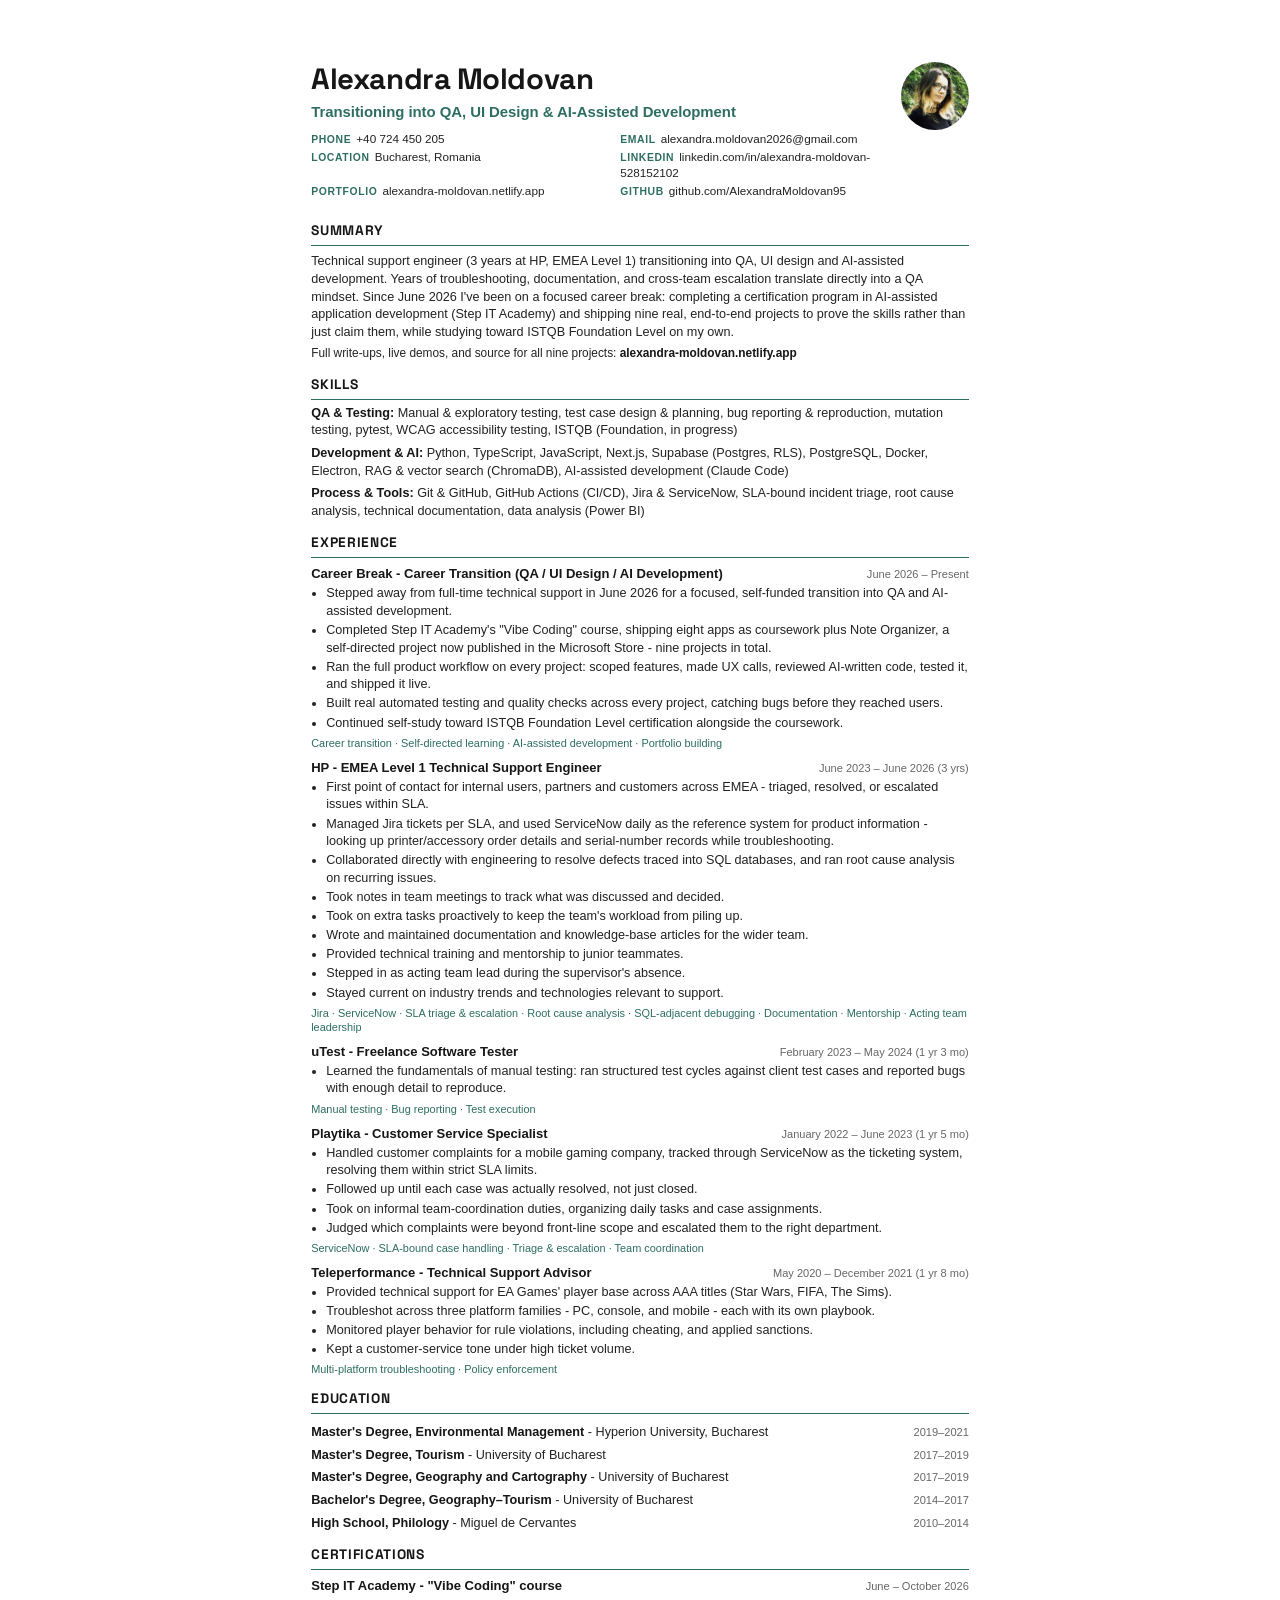
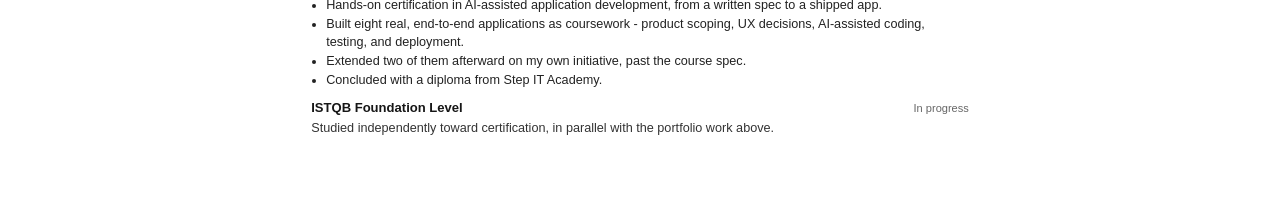
<file: cv/Alexandra-Moldovan-CV.html>
<!doctype html>
<!-- The source of Alexandra-Moldovan-CV.pdf. To update the CV: edit this file, then print it
     to PDF from Edge or Chrome (A4, margins "Default", background graphics on), or with the
     headless print used on 25 Nov 2026. Rebuilt that day from the previous PDF, whose own
     source had been lost; same layout, sizes and colours. Since then: clickable links, a little more
     space, and the name and section headings in Space Grotesk (the portfolio's heading font; static
     TrueType file next to this page, licence in SpaceGrotesk-OFL.txt). Body text stays Arial. -->
<html lang="en">
<head>
<meta charset="utf-8">
<title>Alexandra Moldovan - CV</title>
<meta name="robots" content="noindex">
<link rel="icon" href="../favicon.svg" type="image/svg+xml">
<style>
  /* Static (non-variable) Space Grotesk files, so the PDF embeds a normal TrueType font that
     applicant tracking systems read like Arial. A variable font would be embedded as Type3. */
  @font-face { font-family: "Space Grotesk CV"; font-weight: 700; src: url("SpaceGrotesk-700-latin.woff") format("woff"); }
  @page { size: A4; margin: 16mm 18mm; }
  * { box-sizing: border-box; }
  html { -webkit-print-color-adjust: exact; print-color-adjust: exact; }
  body {
    position: relative;   /* the photo is placed against the body, so the header stays first in the PDF's text */
    margin: 0;
    font-family: Arial, "Liberation Sans", Helvetica, sans-serif;
    font-size: 9.5pt;
    line-height: 1.39;
    color: #222;
  }
  @media screen {
    body { max-width: 210mm; margin: 0 auto; padding: 16mm 18mm; background: #fff; }
    body .photo { top: calc(16mm + 2px); right: 18mm; }
  }

  /* ---- header ---- */
  header { padding: 0 84px 9px 0; }
  .photo { position: absolute; top: 2px; right: 0; width: 68px; height: 68px; border-radius: 50%; object-fit: cover; }
  h1 { margin: 0; font-family: "Space Grotesk CV", Arial, sans-serif; font-size: 22pt; line-height: 1.35; letter-spacing: -0.015em; color: #161616; }
  .subtitle { margin: 2px 0 10px; font-size: 11.2pt; font-weight: bold; line-height: 1.3; letter-spacing: -0.003em; color: #2e6e62; }
  .contact { display: grid; grid-template-columns: 309px 1fr; row-gap: 2px; margin: 0; font-size: 8.8pt; line-height: 16px; }
  .contact div { margin: 0; }
  .label { margin-right: 5px; font-size: 7.8pt; line-height: 1; font-weight: bold; letter-spacing: 0.06em; color: #2e6e62; }

  /* ---- sections ---- */
  h2 {
    margin: 14px 0 7px;
    padding-bottom: 5px;
    border-bottom: 1px solid #2e6e62;
    font-family: "Space Grotesk CV", Arial, sans-serif;
    font-size: 10.3pt;
    line-height: 1.3;
    letter-spacing: 0.05em;
    color: #161616;
  }
  p { margin: 0; }
  .summary-link { margin-top: 4px; font-size: 8.9pt; }
  .summary-link b, .skills b, .edu b { color: #161616; }
  .skills { margin-top: -2px; }
  .skills p { margin-bottom: 5px; }

  /* ---- entries ---- */
  .entry { margin-bottom: 9px; break-inside: avoid; }
  .entry-head { display: flex; justify-content: space-between; align-items: baseline; gap: 12px; }
  .entry-head strong { font-size: 9.8pt; color: #161616; }
  .date { font-size: 8.3pt; color: #666; white-space: nowrap; }
  ul { margin: 2px 0 0; padding-left: 15px; }
  li { margin: 0 0 1.5px; }
  .tags { margin-top: 3.5px; font-size: 8.2pt; line-height: 14px; color: #2e6e62; }
  .edu { padding-top: 3px; margin-bottom: 13px; }
  .edu .row { display: flex; justify-content: space-between; align-items: baseline; margin-bottom: 5px; }
  .muted { margin-top: 3px; color: #333; }
  a { color: inherit; text-decoration: none; }
</style>
</head>
<body>

<header>
  <img class="photo" src="Alexandra-Moldovan-photo.jpg" alt="Alexandra Moldovan">
  <h1>Alexandra Moldovan</h1>
  <p class="subtitle">Transitioning into QA, UI Design &amp; AI-Assisted Development</p>
  <div class="contact">
    <div><span class="label">PHONE</span><a href="tel:+40724450205">+40 724 450 205</a></div>
    <div><span class="label">EMAIL</span><a href="mailto:alexandra.moldovan2026@gmail.com">alexandra.moldovan2026@gmail.com</a></div>
    <div><span class="label">LOCATION</span>Bucharest, Romania</div>
    <div><span class="label">LINKEDIN</span><a href="https://www.linkedin.com/in/alexandra-moldovan-528152102/">linkedin.com/in/alexandra-moldovan-528152102</a></div>
    <div><span class="label">PORTFOLIO</span><a href="https://alexandra-moldovan.netlify.app/">alexandra-moldovan.netlify.app</a></div>
    <div><span class="label">GITHUB</span><a href="https://github.com/AlexandraMoldovan95">github.com/AlexandraMoldovan95</a></div>
  </div>
</header>

<h2>SUMMARY</h2>
<p>Technical support engineer (3 years at HP, EMEA Level 1) transitioning into QA, UI design and AI-assisted development. Years of troubleshooting, documentation, and cross-team escalation translate directly into a QA mindset. Since June 2026 I've been on a focused career break: completing a certification program in AI-assisted application development (Step IT Academy) and shipping nine real, end-to-end projects to prove the skills rather than just claim them, while studying toward ISTQB Foundation Level on my own.</p>
<p class="summary-link">Full write-ups, live demos, and source for all nine projects: <b><a href="https://alexandra-moldovan.netlify.app/">alexandra-moldovan.netlify.app</a></b></p>

<h2>SKILLS</h2>
<div class="skills">
  <p><b>QA &amp; Testing:</b> Manual &amp; exploratory testing, test case design &amp; planning, bug reporting &amp; reproduction, mutation testing, pytest, WCAG accessibility testing, ISTQB (Foundation, in progress)</p>
  <p><b>Development &amp; AI:</b> Python, TypeScript, JavaScript, Next.js, Supabase (Postgres, RLS), PostgreSQL, Docker, Electron, RAG &amp; vector search (ChromaDB), AI-assisted development (Claude Code)</p>
  <p><b>Process &amp; Tools:</b> Git &amp; GitHub, GitHub Actions (CI/CD), Jira &amp; ServiceNow, SLA-bound incident triage, root cause analysis, technical documentation, data analysis (Power BI)</p>
</div>

<h2>EXPERIENCE</h2>

<div class="entry">
  <div class="entry-head"><strong>Career Break - Career Transition (QA / UI Design / AI Development)</strong><span class="date">June 2026 – Present</span></div>
  <ul>
    <li>Stepped away from full-time technical support in June 2026 for a focused, self-funded transition into QA and AI-assisted development.</li>
    <li>Completed Step IT Academy's "Vibe Coding" course, shipping eight apps as coursework plus Note Organizer, a self-directed project now published in the Microsoft Store - nine projects in total.</li>
    <li>Ran the full product workflow on every project: scoped features, made UX calls, reviewed AI-written code, tested it, and shipped it live.</li>
    <li>Built real automated testing and quality checks across every project, catching bugs before they reached users.</li>
    <li>Continued self-study toward ISTQB Foundation Level certification alongside the coursework.</li>
  </ul>
  <p class="tags">Career transition · Self-directed learning · AI-assisted development · Portfolio building</p>
</div>

<div class="entry">
  <div class="entry-head"><strong>HP - EMEA Level 1 Technical Support Engineer</strong><span class="date">June 2023 – June 2026 (3 yrs)</span></div>
  <ul>
    <li>First point of contact for internal users, partners and customers across EMEA - triaged, resolved, or escalated issues within SLA.</li>
    <li>Managed Jira tickets per SLA, and used ServiceNow daily as the reference system for product information - looking up printer/accessory order details and serial-number records while troubleshooting.</li>
    <li>Collaborated directly with engineering to resolve defects traced into SQL databases, and ran root cause analysis on recurring issues.</li>
    <li>Took notes in team meetings to track what was discussed and decided.</li>
    <li>Took on extra tasks proactively to keep the team's workload from piling up.</li>
    <li>Wrote and maintained documentation and knowledge-base articles for the wider team.</li>
    <li>Provided technical training and mentorship to junior teammates.</li>
    <li>Stepped in as acting team lead during the supervisor's absence.</li>
    <li>Stayed current on industry trends and technologies relevant to support.</li>
  </ul>
  <p class="tags">Jira · ServiceNow · SLA triage &amp; escalation · Root cause analysis · SQL-adjacent debugging · Documentation · Mentorship · Acting team leadership</p>
</div>

<div class="entry">
  <div class="entry-head"><strong>uTest - Freelance Software Tester</strong><span class="date">February 2023 – May 2024 (1 yr 3 mo)</span></div>
  <ul>
    <li>Learned the fundamentals of manual testing: ran structured test cycles against client test cases and reported bugs with enough detail to reproduce.</li>
  </ul>
  <p class="tags">Manual testing · Bug reporting · Test execution</p>
</div>

<div class="entry">
  <div class="entry-head"><strong>Playtika - Customer Service Specialist</strong><span class="date">January 2022 – June 2023 (1 yr 5 mo)</span></div>
  <ul>
    <li>Handled customer complaints for a mobile gaming company, tracked through ServiceNow as the ticketing system, resolving them within strict SLA limits.</li>
    <li>Followed up until each case was actually resolved, not just closed.</li>
    <li>Took on informal team-coordination duties, organizing daily tasks and case assignments.</li>
    <li>Judged which complaints were beyond front-line scope and escalated them to the right department.</li>
  </ul>
  <p class="tags">ServiceNow · SLA-bound case handling · Triage &amp; escalation · Team coordination</p>
</div>

<div class="entry">
  <div class="entry-head"><strong>Teleperformance - Technical Support Advisor</strong><span class="date">May 2020 – December 2021 (1 yr 8 mo)</span></div>
  <ul>
    <li>Provided technical support for EA Games' player base across AAA titles (Star Wars, FIFA, The Sims).</li>
    <li>Troubleshot across three platform families - PC, console, and mobile - each with its own playbook.</li>
    <li>Monitored player behavior for rule violations, including cheating, and applied sanctions.</li>
    <li>Kept a customer-service tone under high ticket volume.</li>
  </ul>
  <p class="tags">Multi-platform troubleshooting · Policy enforcement</p>
</div>

<h2>EDUCATION</h2>
<div class="edu">
  <div class="row"><span><b>Master's Degree, Environmental Management</b> - Hyperion University, Bucharest</span><span class="date">2019–2021</span></div>
  <div class="row"><span><b>Master's Degree, Tourism</b> - University of Bucharest</span><span class="date">2017–2019</span></div>
  <div class="row"><span><b>Master's Degree, Geography and Cartography</b> - University of Bucharest</span><span class="date">2017–2019</span></div>
  <div class="row"><span><b>Bachelor's Degree, Geography–Tourism</b> - University of Bucharest</span><span class="date">2014–2017</span></div>
  <div class="row"><span><b>High School, Philology</b> - Miguel de Cervantes</span><span class="date">2010–2014</span></div>
</div>

<h2>CERTIFICATIONS</h2>

<div class="entry">
  <div class="entry-head"><strong>Step IT Academy - "Vibe Coding" course</strong><span class="date">June – October 2026</span></div>
  <ul>
    <li>Hands-on certification in AI-assisted application development, from a written spec to a shipped app.</li>
    <li>Built eight real, end-to-end applications as coursework - product scoping, UX decisions, AI-assisted coding, testing, and deployment.</li>
    <li>Extended two of them afterward on my own initiative, past the course spec.</li>
    <li>Concluded with a diploma from Step IT Academy.</li>
  </ul>
</div>

<div class="entry">
  <div class="entry-head"><strong>ISTQB Foundation Level</strong><span class="date">In progress</span></div>
  <p class="muted">Studied independently toward certification, in parallel with the portfolio work above.</p>
</div>

</body>
</html>
</file>
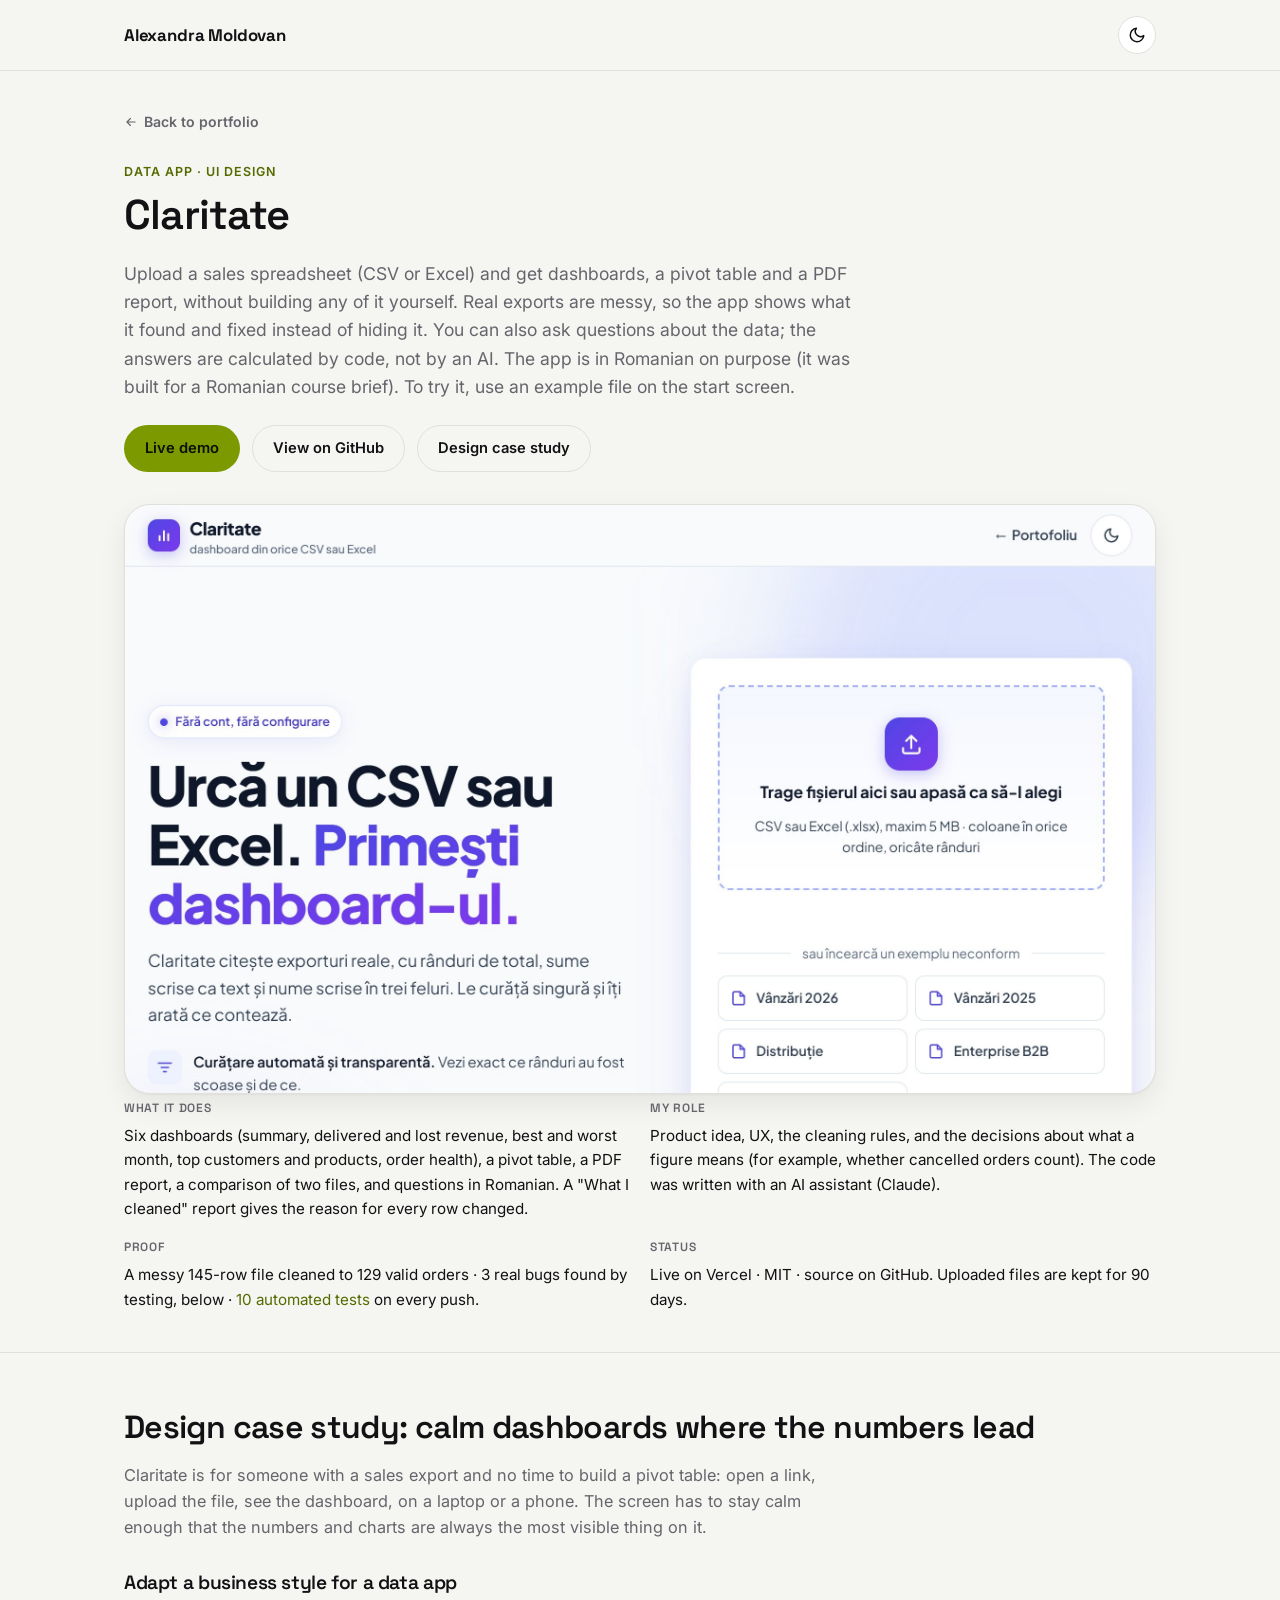
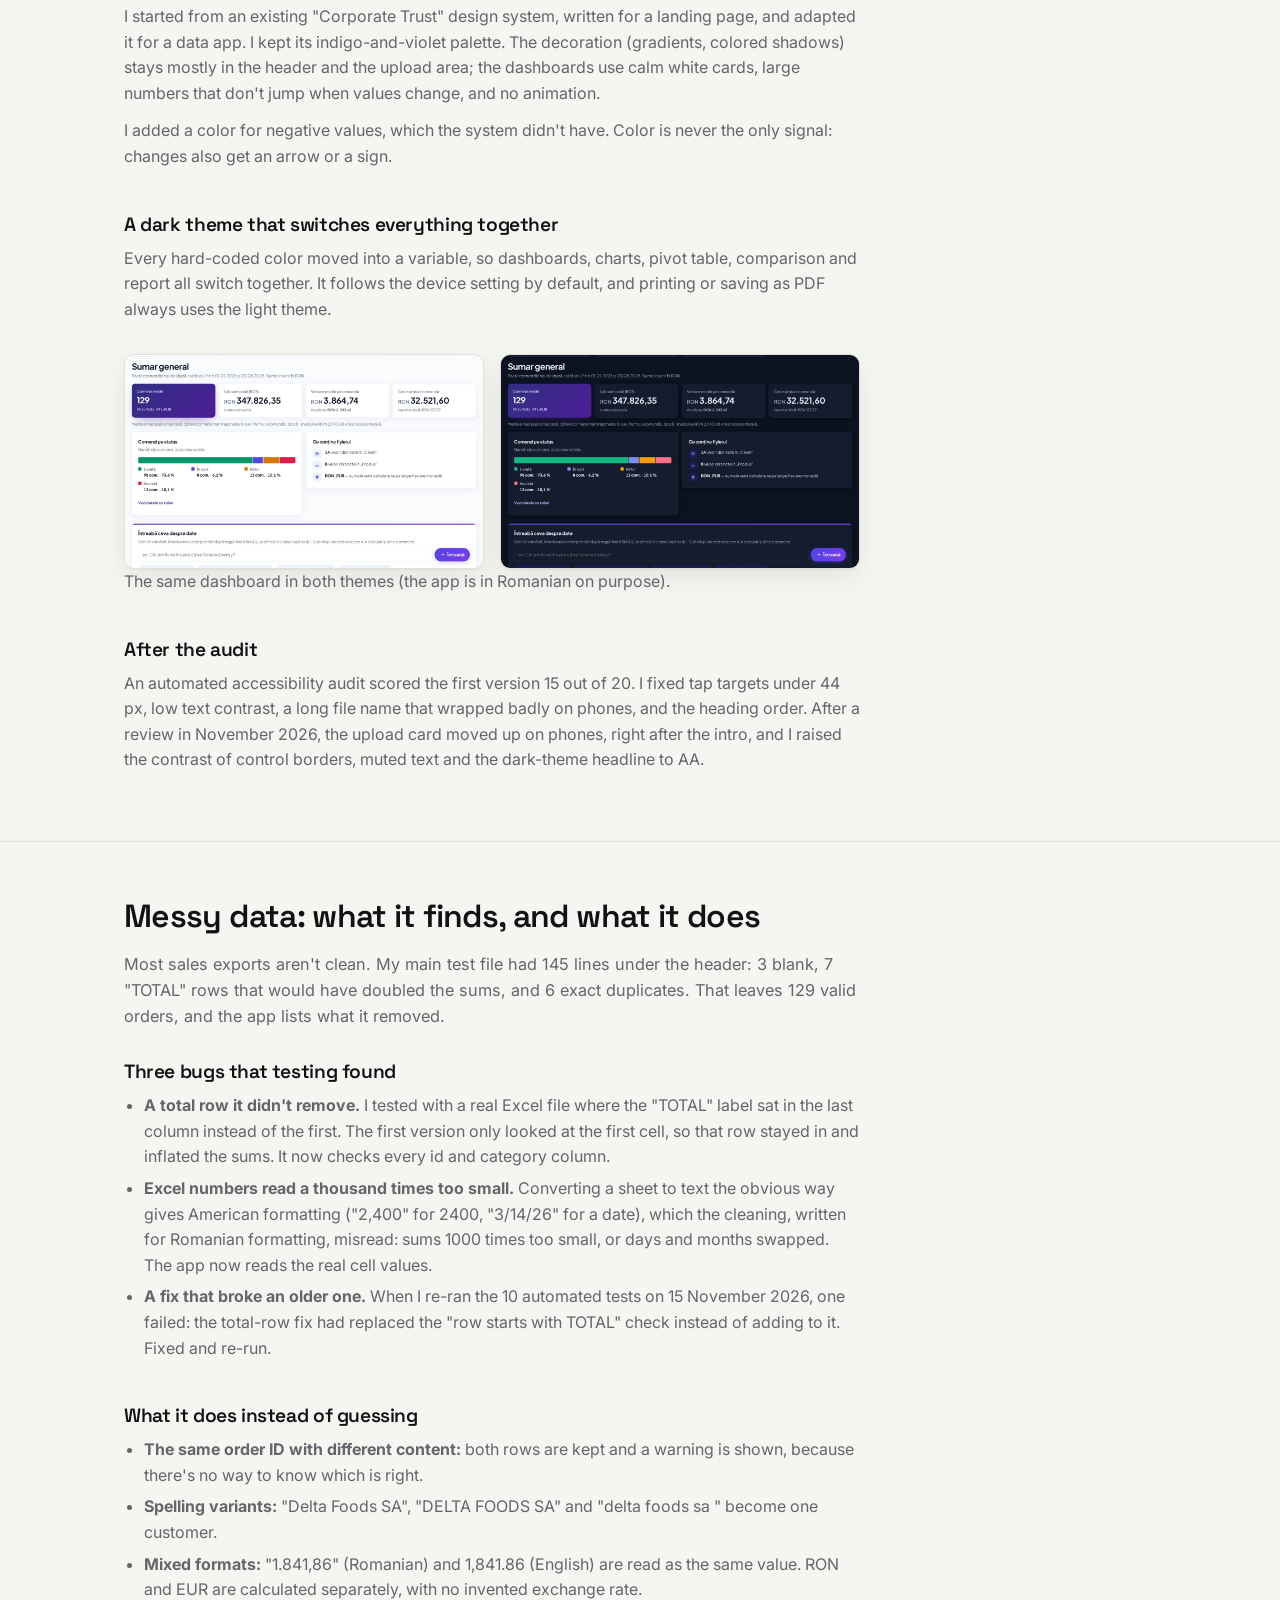
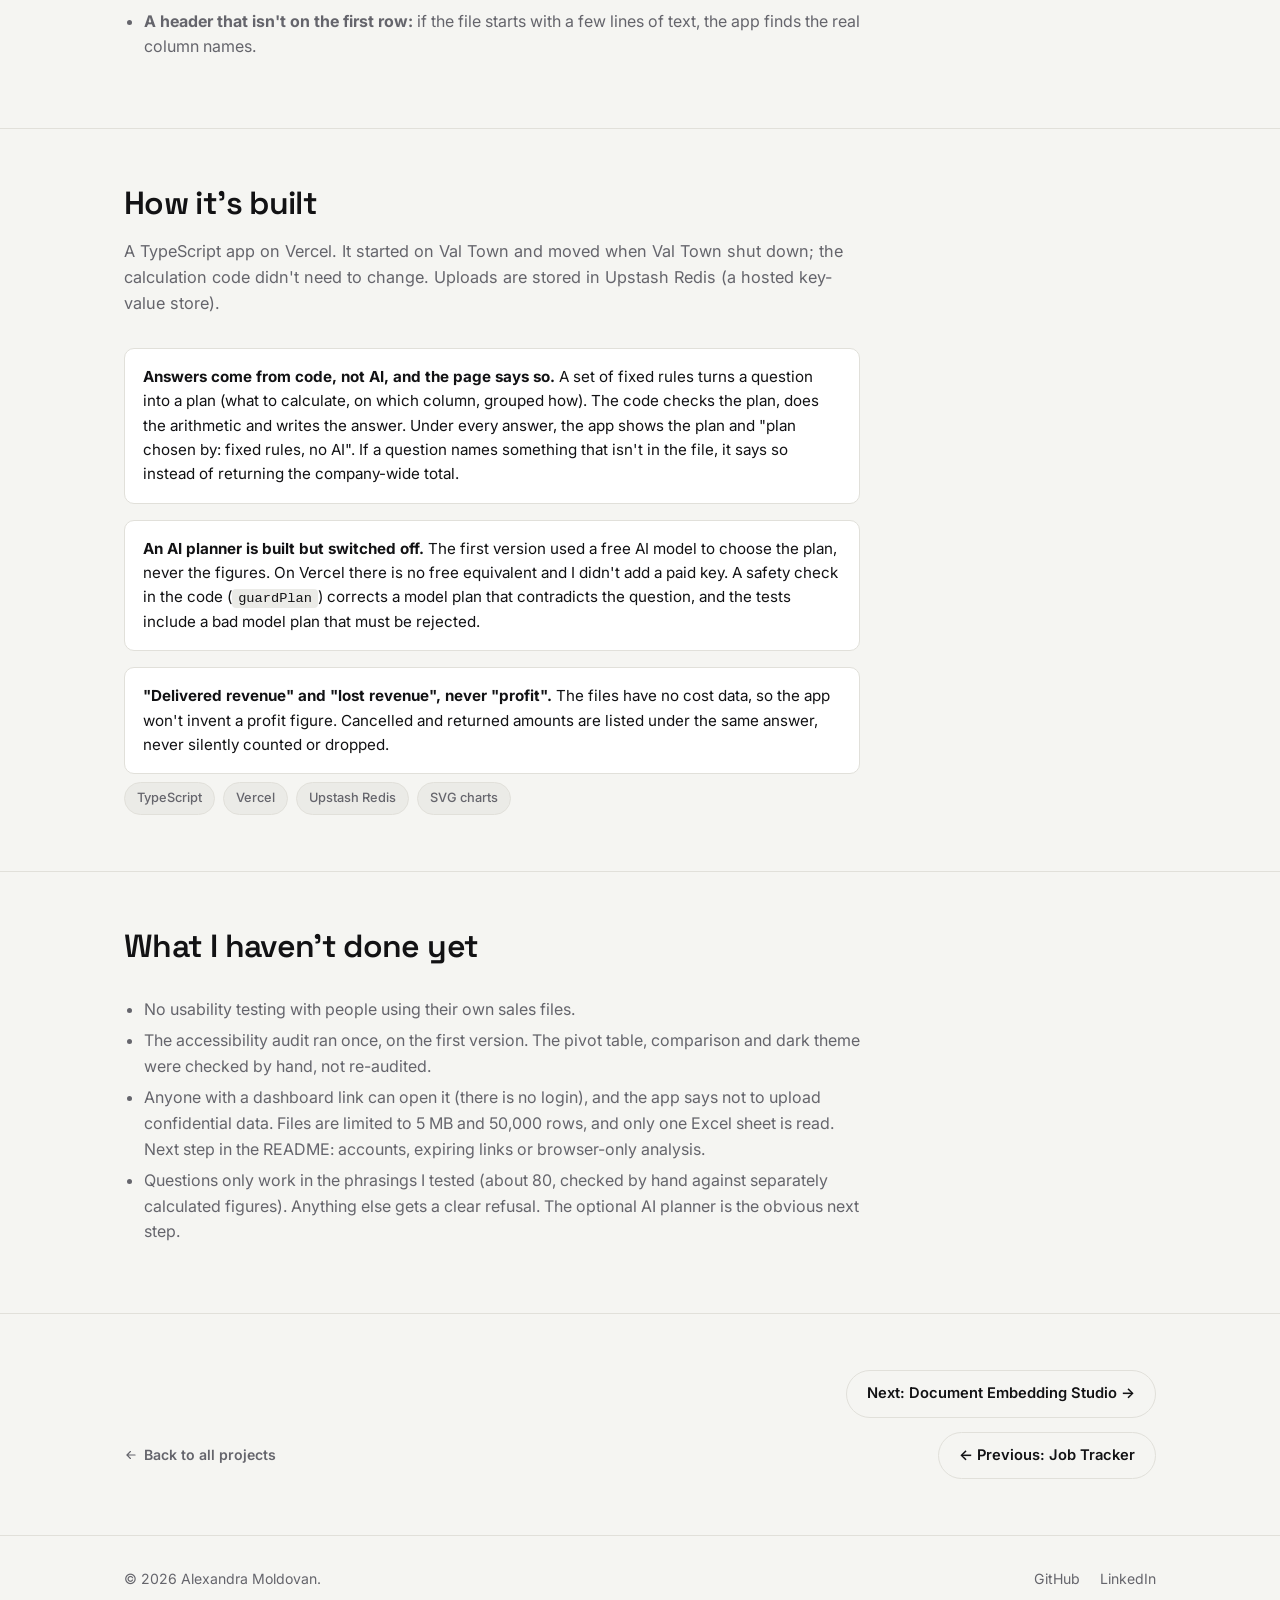
<file: projects/claritate.html>
<!doctype html>
<html lang="en">
<head>
<meta charset="UTF-8">
<meta name="viewport" content="width=device-width, initial-scale=1.0">
<title>Claritate - Alexandra Moldovan</title>
<meta name="description" content="Upload a messy sales spreadsheet and get dashboards, a pivot table and a PDF report, with every cleaning step shown. Designed to keep the numbers calm and readable, in light and dark.">
<meta property="og:type" content="website">
<meta property="og:site_name" content="Alexandra Moldovan - Portfolio">
<meta property="og:url" content="https://alexandra-moldovan.netlify.app/projects/claritate.html">
<meta property="og:title" content="Claritate - Alexandra Moldovan">
<meta property="og:description" content="Upload a messy sales spreadsheet and get dashboards, a pivot table and a PDF report, with every cleaning step shown. Designed to keep the numbers calm and readable, in light and dark.">
<meta property="og:image" content="https://claritate.vercel.app/og.jpg">
<meta property="og:image:width" content="1200">
<meta property="og:image:height" content="630">
<meta name="twitter:card" content="summary_large_image">
<meta name="twitter:title" content="Claritate - Alexandra Moldovan">
<meta name="twitter:description" content="Upload a messy sales spreadsheet and get dashboards, a pivot table and a PDF report, with every cleaning step shown. Designed to keep the numbers calm and readable, in light and dark.">
<meta name="twitter:image" content="https://claritate.vercel.app/og.jpg">
<link rel="canonical" href="https://alexandra-moldovan.netlify.app/projects/claritate.html">

<script src="../theme-init.js"></script>
<link rel="stylesheet" href="../styles.css">
<link rel="icon" href="../favicon.svg" type="image/svg+xml">
</head>
<body>

<header class="site-header">
  <div class="wrap">
    <a href="../index.html" class="brand">Alexandra Moldovan</a>
    <div class="header-actions">
      <button class="theme-toggle" type="button" aria-label="Toggle dark mode">
        <svg class="icon-moon" viewBox="0 0 24 24" fill="none" stroke="currentColor" stroke-width="2" stroke-linecap="round" stroke-linejoin="round"><path d="M21 12.79A9 9 0 1 1 11.21 3 7 7 0 0 0 21 12.79Z"/></svg>
        <svg class="icon-sun" viewBox="0 0 24 24" fill="none" stroke="currentColor" stroke-width="2" stroke-linecap="round" stroke-linejoin="round"><circle cx="12" cy="12" r="4"/><path d="M12 2v2M12 20v2M4.93 4.93l1.41 1.41M17.66 17.66l1.41 1.41M2 12h2M20 12h2M6.34 17.66l-1.41 1.41M19.07 4.93l-1.41 1.41"/></svg>
      </button>
    </div>
  </div>
</header>

<main>
  <section class="detail-hero">
    <div class="wrap">
      <a href="../index.html#portfolio" class="back-link"><svg viewBox="0 0 24 24" fill="none" stroke="currentColor" stroke-width="2" stroke-linecap="round"><path d="M19 12H5M11 18l-6-6 6-6"/></svg> Back to portfolio</a>
      <div class="eyebrow">Data app · UI design</div>
      <h1>Claritate</h1>
      <p class="detail-pitch">Upload a sales spreadsheet (CSV or Excel) and get dashboards, a pivot table and a PDF report, without building any of it yourself. Real exports are messy, so the app shows what it found and fixed instead of hiding it. You can also ask questions about the data; the answers are calculated by code, not by an AI. The app is in Romanian on purpose (it was built for a Romanian course brief). To try it, use an example file on the start screen.</p>
      <div class="detail-actions">
        <a href="https://claritate.vercel.app" class="btn btn-accent" target="_blank" rel="noopener">Live demo</a>
        <a href="https://github.com/AlexandraMoldovan95/claritate" class="btn btn-ghost" target="_blank" rel="noopener">View on GitHub</a>
        <a href="#case-study" class="btn btn-ghost">Design case study</a>
      </div>

      <div class="detail-media">
        <img class="shot-light" src="../images/claritate.jpg" width="2172" height="1240" loading="lazy" alt="Claritate's start screen by day: a headline, an upload box for a CSV or Excel file, and four example files to try">
        <img class="shot-dark" src="../images/claritate-dark.jpg" width="2172" height="1240" loading="lazy" alt="Claritate's start screen at night: a headline, an upload box for a CSV or Excel file, and four example files to try">
      </div>

      <div class="facts-grid">
        <div class="fact-block">
          <h2>What it does</h2>
          <p>Six dashboards (summary, delivered and lost revenue, best and worst month, top customers and products, order health), a pivot table, a PDF report, a comparison of two files, and questions in Romanian. A "What I cleaned" report gives the reason for every row changed.</p>
        </div>
        <div class="fact-block">
          <h2>My role</h2>
          <p>Product idea, UX, the cleaning rules, and the decisions about what a figure means (for example, whether cancelled orders count). The code was written with an AI assistant (Claude).</p>
        </div>
        <div class="fact-block">
          <h2>Proof</h2>
          <p>A messy 145-row file cleaned to 129 valid orders · 3 real bugs found by testing, below · <a href="https://github.com/AlexandraMoldovan95/claritate/actions/workflows/tests.yml" target="_blank" rel="noopener">10 automated tests</a> on every push.</p>
        </div>
        <div class="fact-block">
          <h2>Status</h2>
          <p>Live on Vercel · MIT · source on GitHub. Uploaded files are kept for 90 days.</p>
        </div>
      </div>
    </div>
  </section>

  <section class="case-study" id="case-study">
    <div class="wrap">
      <div class="section-head">
        <h2>Design case study: calm dashboards where the numbers lead</h2>
        <p>
          Claritate is for someone with a sales export and no time to build a pivot table: open a
          link, upload the file, see the dashboard, on a laptop or a phone. The screen has to stay
          calm enough that the numbers and charts are always the most visible thing on it.
        </p>
      </div>

      <div class="case-step">
        <h3>Adapt a business style for a data app</h3>
        <p>
          I started from an existing "Corporate Trust" design system, written for a landing page,
          and adapted it for a data app. I kept its indigo-and-violet palette. The decoration
          (gradients, colored shadows) stays mostly in the header and the upload area; the
          dashboards use calm white cards, large numbers that don't jump when values change, and
          no animation.
        </p>
        <p>
          I added a color for negative values, which the system didn't have. Color is never the
          only signal: changes also get an arrow or a sign.
        </p>
      </div>

      <div class="case-step">
        <h3>A dark theme that switches everything together</h3>
        <p>
          Every hard-coded color moved into a variable, so dashboards, charts, pivot table,
          comparison and report all switch together. It follows the device setting by default, and
          printing or saving as PDF always uses the light theme.
        </p>
        <div class="case-pair">
          <figure class="case-figure">
            <img src="../images/claritate-case/dashboard-light.webp" width="640" height="380" loading="lazy"
                 alt="The summary dashboard in the light theme: four number cards, an orders-by-status bar and a file summary, on white cards">
          </figure>
          <figure class="case-figure">
            <img src="../images/claritate-case/dashboard-dark.webp" width="640" height="380" loading="lazy"
                 alt="The same summary dashboard in the dark theme, on dark navy cards">
          </figure>
        </div>
        <p class="case-caption">The same dashboard in both themes (the app is in Romanian on purpose).</p>
      </div>

      <div class="case-step">
        <h3>After the audit</h3>
        <p>
          An automated accessibility audit scored the first version 15 out of 20. I fixed tap
          targets under 44 px, low text contrast, a long file name that wrapped badly on phones,
          and the heading order. After a review in November 2026, the upload card moved up on
          phones, right after the intro, and I raised the contrast of control borders, muted text
          and the dark-theme headline to AA.
        </p>
      </div>
    </div>
  </section>

  <section class="case-study">
    <div class="wrap">
      <div class="section-head">
        <h2>Messy data: what it finds, and what it does</h2>
        <p>
          Most sales exports aren't clean. My main test file had 145 lines under the header: 3
          blank, 7 "TOTAL" rows that would have doubled the sums, and 6 exact duplicates. That
          leaves 129 valid orders, and the app lists what it removed.
        </p>
      </div>

      <div class="case-step">
        <h3>Three bugs that testing found</h3>
        <ul class="case-list">
          <li><strong>A total row it didn't remove.</strong> I tested with a real Excel file where the "TOTAL" label sat in the last column instead of the first. The first version only looked at the first cell, so that row stayed in and inflated the sums. It now checks every id and category column.</li>
          <li><strong>Excel numbers read a thousand times too small.</strong> Converting a sheet to text the obvious way gives American formatting ("2,400" for 2400, "3/14/26" for a date), which the cleaning, written for Romanian formatting, misread: sums 1000 times too small, or days and months swapped. The app now reads the real cell values.</li>
          <li><strong>A fix that broke an older one.</strong> When I re-ran the 10 automated tests on 15 November 2026, one failed: the total-row fix had replaced the "row starts with TOTAL" check instead of adding to it. Fixed and re-run.</li>
        </ul>
      </div>

      <div class="case-step">
        <h3>What it does instead of guessing</h3>
        <ul class="case-list">
          <li><strong>The same order ID with different content:</strong> both rows are kept and a warning is shown, because there's no way to know which is right.</li>
          <li><strong>Spelling variants:</strong> "Delta Foods SA", "DELTA FOODS SA" and "delta foods sa " become one customer.</li>
          <li><strong>Mixed formats:</strong> "1.841,86" (Romanian) and 1,841.86 (English) are read as the same value. RON and EUR are calculated separately, with no invented exchange rate.</li>
          <li><strong>A header that isn't on the first row:</strong> if the file starts with a few lines of text, the app finds the real column names.</li>
        </ul>
      </div>
    </div>
  </section>

  <section>
    <div class="wrap">
      <div class="section-head">
        <h2>How it's built</h2>
        <p>
          A TypeScript app on Vercel. It started on Val Town and moved when Val Town shut down;
          the calculation code didn't need to change. Uploads are stored in Upstash Redis (a hosted
          key-value store).
        </p>
      </div>
      <ul class="highlight-list">
        <li><strong>Answers come from code, not AI, and the page says so.</strong> A set of fixed rules turns a question into a plan (what to calculate, on which column, grouped how). The code checks the plan, does the arithmetic and writes the answer. Under every answer, the app shows the plan and "plan chosen by: fixed rules, no AI". If a question names something that isn't in the file, it says so instead of returning the company-wide total.</li>
        <li><strong>An AI planner is built but switched off.</strong> The first version used a free AI model to choose the plan, never the figures. On Vercel there is no free equivalent and I didn't add a paid key. A safety check in the code (<code>guardPlan</code>) corrects a model plan that contradicts the question, and the tests include a bad model plan that must be rejected.</li>
        <li><strong>"Delivered revenue" and "lost revenue", never "profit".</strong> The files have no cost data, so the app won't invent a profit figure. Cancelled and returned amounts are listed under the same answer, never silently counted or dropped.</li>
      </ul>
      <div class="stack-row">
        <span class="chip">TypeScript</span>
        <span class="chip">Vercel</span>
        <span class="chip">Upstash Redis</span>
        <span class="chip">SVG charts</span>
      </div>
    </div>
  </section>

  <section>
    <div class="wrap">
      <div class="section-head"><h2>What I haven't done yet</h2></div>
      <ul class="case-list">
        <li>No usability testing with people using their own sales files.</li>
        <li>The accessibility audit ran once, on the first version. The pivot table, comparison and dark theme were checked by hand, not re-audited.</li>
        <li>Anyone with a dashboard link can open it (there is no login), and the app says not to upload confidential data. Files are limited to 5 MB and 50,000 rows, and only one Excel sheet is read. Next step in the README: accounts, expiring links or browser-only analysis.</li>
        <li>Questions only work in the phrasings I tested (about 80, checked by hand against separately calculated figures). Anything else gets a clear refusal. The optional AI planner is the obvious next step.</li>
      </ul>
    </div>
  </section>

  <section>
    <div class="wrap">
      <div class="continue-row">
        <a href="document-embedding-studio.html" class="btn btn-ghost">Next: Document Embedding Studio →</a>
      </div>
      <div class="next-project">
        <a href="../index.html#portfolio" class="back-link" style="margin:0;"><svg viewBox="0 0 24 24" fill="none" stroke="currentColor" stroke-width="2" stroke-linecap="round"><path d="M19 12H5M11 18l-6-6 6-6"/></svg> Back to all projects</a>
        <a href="job-tracker.html" class="btn btn-ghost">← Previous: Job Tracker</a>
      </div>
    </div>
  </section>
</main>

<footer class="site-footer">
  <div class="wrap">
    <span>&copy; 2026 Alexandra Moldovan.</span>
    <div class="footer-links">
      <a href="https://github.com/AlexandraMoldovan95" target="_blank" rel="noopener">GitHub</a>
      <a href="https://www.linkedin.com/in/alexandra-moldovan-528152102/" target="_blank" rel="noopener">LinkedIn</a>
    </div>
  </div>
</footer>

<button type="button" class="to-top" id="toTop" aria-label="Back to top" title="Back to top">
  <svg viewBox="0 0 24 24" fill="none" stroke="currentColor" stroke-width="2" stroke-linecap="round" stroke-linejoin="round" aria-hidden="true"><path d="M12 19V5M5 12l7-7 7 7"/></svg>
</button>

<script src="../script.js"></script>
</body>
</html>
</file>
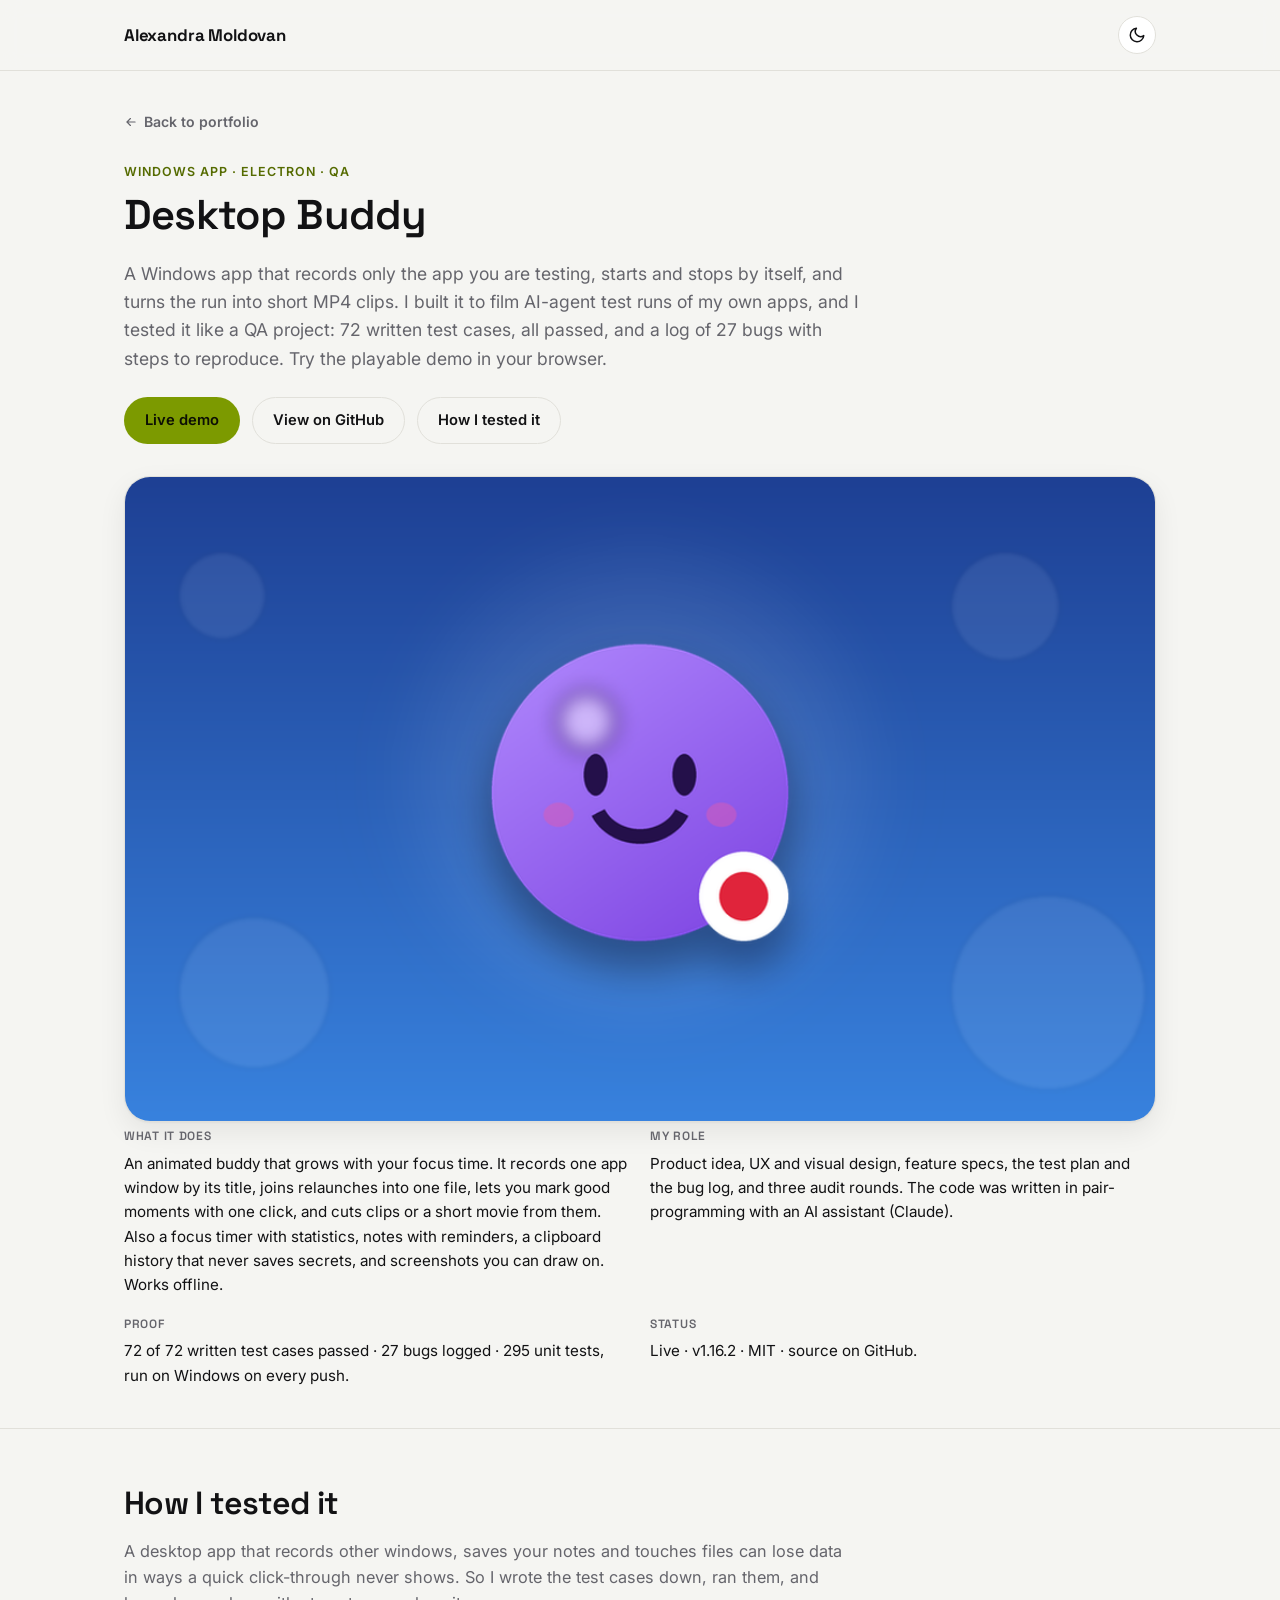
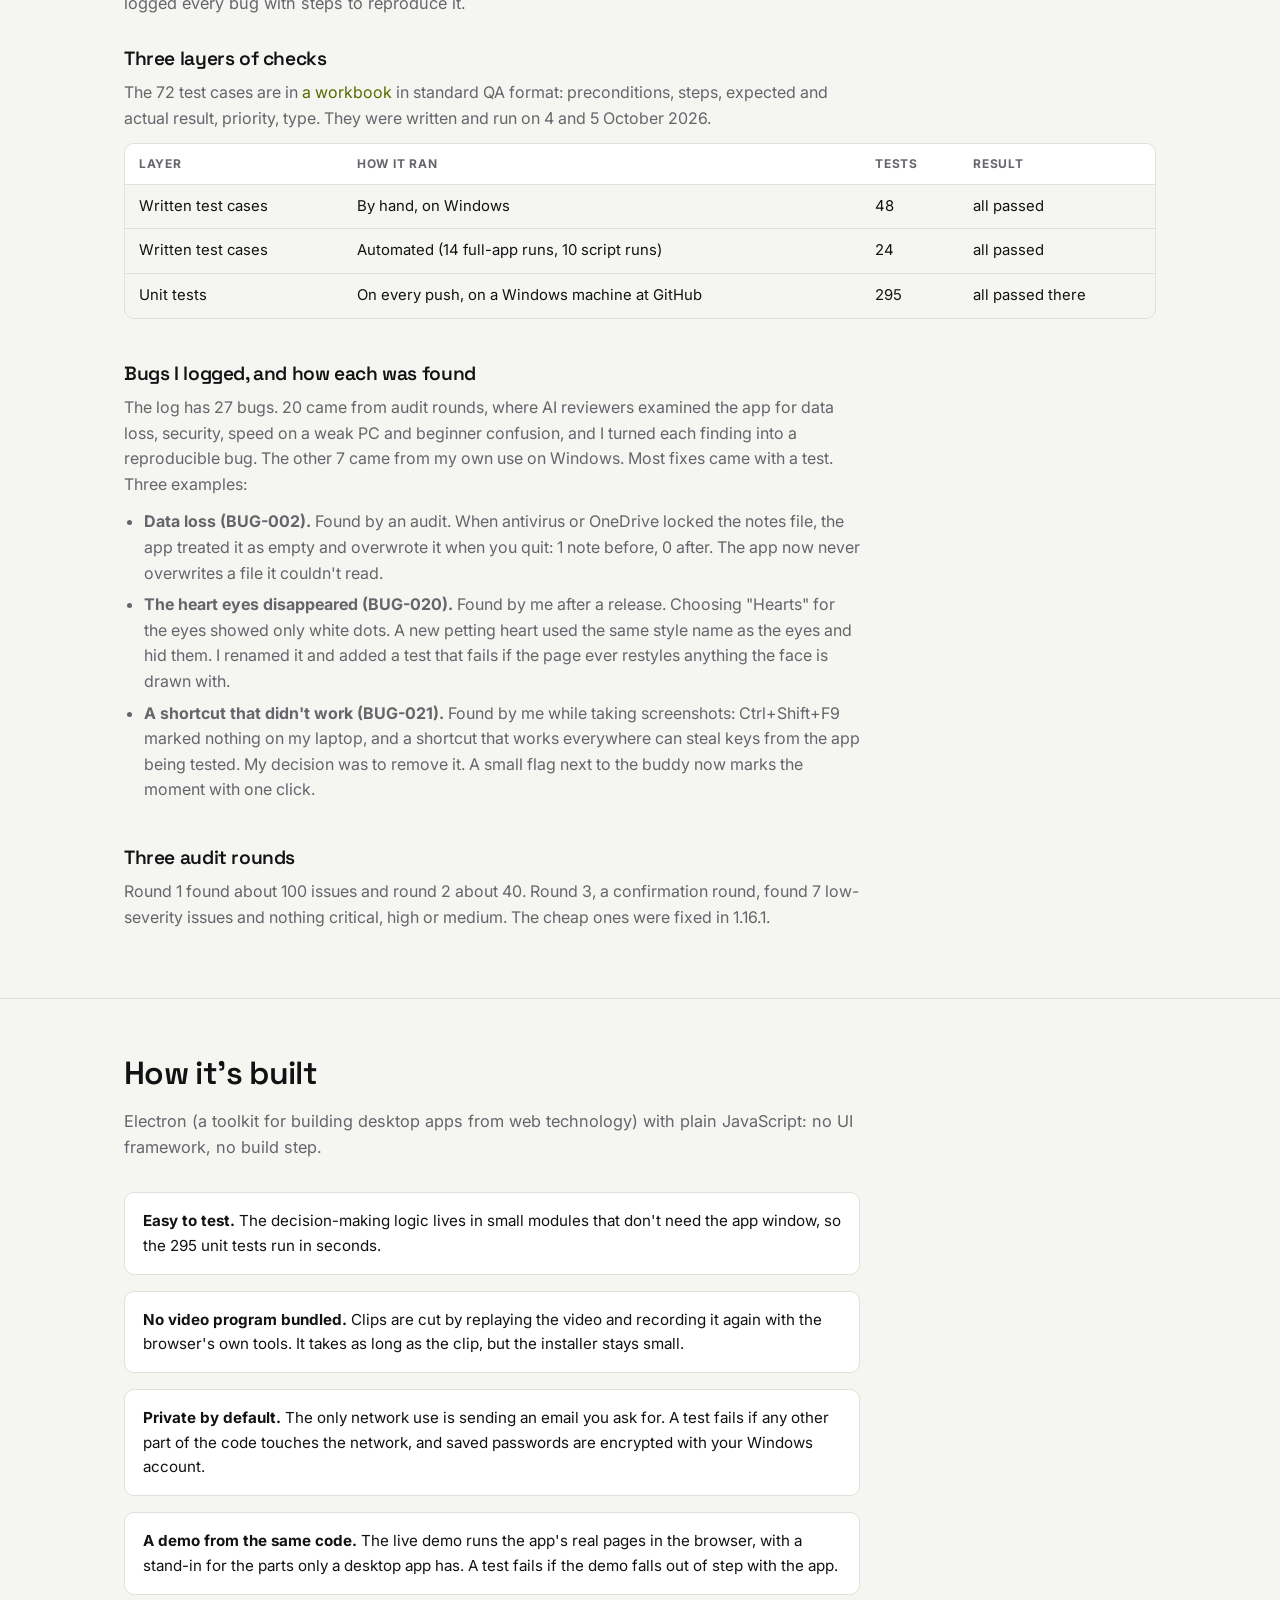
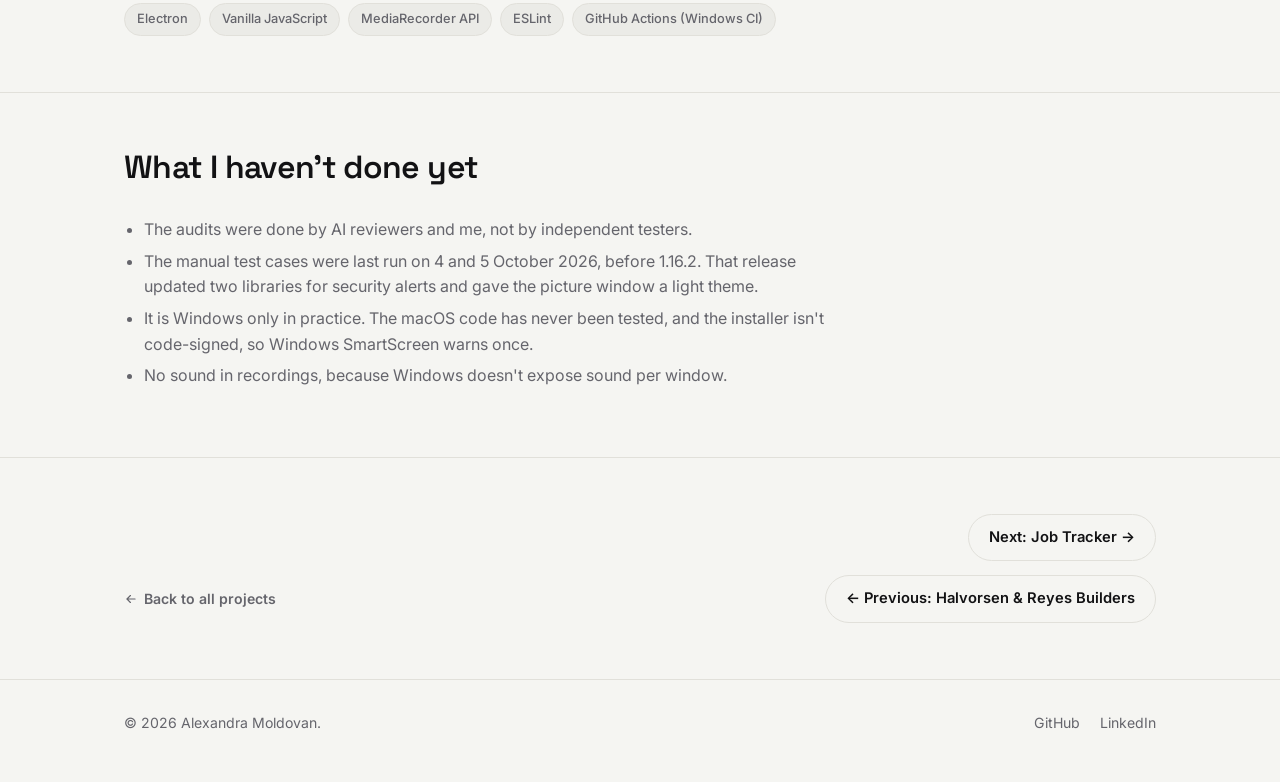
<file: projects/desktop-buddy.html>
<!doctype html>
<html lang="en">
<head>
<meta charset="UTF-8">
<meta name="viewport" content="width=device-width, initial-scale=1.0">
<title>Desktop Buddy - Alexandra Moldovan</title>
<meta name="description" content="A Windows app that records only the app being tested and cuts the run into MP4 clips, tested with 72 written test cases and a log of 27 bugs.">
<meta property="og:type" content="website">
<meta property="og:site_name" content="Alexandra Moldovan - Portfolio">
<meta property="og:url" content="https://alexandra-moldovan.netlify.app/projects/desktop-buddy.html">
<meta property="og:title" content="Desktop Buddy - Alexandra Moldovan">
<meta property="og:description" content="A Windows app that records only the app being tested and cuts the run into MP4 clips, tested with 72 written test cases and a log of 27 bugs.">
<meta property="og:image" content="https://desktop-buddy-demo.netlify.app/media/og-cover.jpg">
<meta property="og:image:width" content="1200">
<meta property="og:image:height" content="630">
<meta name="twitter:card" content="summary_large_image">
<meta name="twitter:title" content="Desktop Buddy - Alexandra Moldovan">
<meta name="twitter:description" content="A Windows app that records only the app being tested and cuts the run into MP4 clips, tested with 72 written test cases and a log of 27 bugs.">
<meta name="twitter:image" content="https://desktop-buddy-demo.netlify.app/media/og-cover.jpg">
<link rel="canonical" href="https://alexandra-moldovan.netlify.app/projects/desktop-buddy.html">

<script src="../theme-init.js"></script>
<link rel="stylesheet" href="../styles.css">
<link rel="icon" href="../favicon.svg" type="image/svg+xml">
</head>
<body>

<header class="site-header">
  <div class="wrap">
    <a href="../index.html" class="brand">Alexandra Moldovan</a>
    <div class="header-actions">
      <button class="theme-toggle" type="button" aria-label="Toggle dark mode">
        <svg class="icon-moon" viewBox="0 0 24 24" fill="none" stroke="currentColor" stroke-width="2" stroke-linecap="round" stroke-linejoin="round"><path d="M21 12.79A9 9 0 1 1 11.21 3 7 7 0 0 0 21 12.79Z"/></svg>
        <svg class="icon-sun" viewBox="0 0 24 24" fill="none" stroke="currentColor" stroke-width="2" stroke-linecap="round" stroke-linejoin="round"><circle cx="12" cy="12" r="4"/><path d="M12 2v2M12 20v2M4.93 4.93l1.41 1.41M17.66 17.66l1.41 1.41M2 12h2M20 12h2M6.34 17.66l-1.41 1.41M19.07 4.93l-1.41 1.41"/></svg>
      </button>
    </div>
  </div>
</header>

<main>
  <section class="detail-hero">
    <div class="wrap">
      <a href="../index.html#portfolio" class="back-link"><svg viewBox="0 0 24 24" fill="none" stroke="currentColor" stroke-width="2" stroke-linecap="round"><path d="M19 12H5M11 18l-6-6 6-6"/></svg> Back to portfolio</a>
      <div class="eyebrow">Windows app · Electron · QA</div>
      <h1>Desktop Buddy</h1>
      <p class="detail-pitch">A Windows app that records only the app you are testing, starts and stops by itself, and turns the run into short MP4 clips. I built it to film AI-agent test runs of my own apps, and I tested it like a QA project: 72 written test cases, all passed, and a log of 27 bugs with steps to reproduce. Try the playable demo in your browser.</p>
      <div class="detail-actions">
        <a href="https://desktop-buddy-demo.netlify.app/" class="btn btn-accent" target="_blank" rel="noopener">Live demo</a>
        <a href="https://github.com/AlexandraMoldovan95/desktop-buddy" class="btn btn-ghost" target="_blank" rel="noopener">View on GitHub</a>
        <a href="#testing" class="btn btn-ghost">How I tested it</a>
      </div>

      <div class="detail-media">
        <img src="../images/desktop-buddy.png" alt="Desktop Buddy's buddy: a smiling purple round face with a red recording dot at its lower right, on a blue background">
      </div>

      <div class="facts-grid">
        <div class="fact-block">
          <h2>What it does</h2>
          <p>An animated buddy that grows with your focus time. It records one app window by its title, joins relaunches into one file, lets you mark good moments with one click, and cuts clips or a short movie from them. Also a focus timer with statistics, notes with reminders, a clipboard history that never saves secrets, and screenshots you can draw on. Works offline.</p>
        </div>
        <div class="fact-block">
          <h2>My role</h2>
          <p>Product idea, UX and visual design, feature specs, the test plan and the bug log, and three audit rounds. The code was written in pair-programming with an AI assistant (Claude).</p>
        </div>
        <div class="fact-block">
          <h2>Proof</h2>
          <p>72 of 72 written test cases passed · 27 bugs logged · 295 unit tests, run on Windows on every push.</p>
        </div>
        <div class="fact-block">
          <h2>Status</h2>
          <p>Live · v1.16.2 · MIT · source on GitHub.</p>
        </div>
      </div>
    </div>
  </section>

  <section class="case-study" id="testing">
    <div class="wrap">
      <div class="section-head">
        <h2>How I tested it</h2>
        <p>
          A desktop app that records other windows, saves your notes and touches files can lose data
          in ways a quick click-through never shows. So I wrote the test cases down, ran them, and
          logged every bug with steps to reproduce it.
        </p>
      </div>

      <div class="case-step">
        <h3>Three layers of checks</h3>
        <p>
          The 72 test cases are in
          <a href="https://github.com/AlexandraMoldovan95/desktop-buddy/blob/main/docs/qa/Desktop-Buddy-Test-Cases.xlsx" target="_blank" rel="noopener">a workbook</a>
          in standard QA format: preconditions, steps, expected and actual result, priority, type.
          They were written and run on 4 and 5 October 2026.
        </p>
        <div class="table-wrap">
          <table class="check-table">
            <thead>
              <tr><th scope="col">Layer</th><th scope="col">How it ran</th><th scope="col">Tests</th><th scope="col">Result</th></tr>
            </thead>
            <tbody>
              <tr><td>Written test cases</td><td>By hand, on Windows</td><td>48</td><td>all passed</td></tr>
              <tr><td>Written test cases</td><td>Automated (14 full-app runs, 10 script runs)</td><td>24</td><td>all passed</td></tr>
              <tr><td>Unit tests</td><td>On every push, on a Windows machine at GitHub</td><td>295</td><td>all passed there</td></tr>
            </tbody>
          </table>
        </div>
      </div>

      <div class="case-step">
        <h3>Bugs I logged, and how each was found</h3>
        <p>
          The log has 27 bugs. 20 came from audit rounds, where AI reviewers examined the app for
          data loss, security, speed on a weak PC and beginner confusion, and I turned each finding
          into a reproducible bug. The other 7 came from my own use on Windows. Most fixes came with a
          test. Three examples:
        </p>
        <ul class="case-list">
          <li><strong>Data loss (BUG-002).</strong> Found by an audit. When antivirus or OneDrive locked the notes file, the app treated it as empty and overwrote it when you quit: 1 note before, 0 after. The app now never overwrites a file it couldn't read.</li>
          <li><strong>The heart eyes disappeared (BUG-020).</strong> Found by me after a release. Choosing "Hearts" for the eyes showed only white dots. A new petting heart used the same style name as the eyes and hid them. I renamed it and added a test that fails if the page ever restyles anything the face is drawn with.</li>
          <li><strong>A shortcut that didn't work (BUG-021).</strong> Found by me while taking screenshots: Ctrl+Shift+F9 marked nothing on my laptop, and a shortcut that works everywhere can steal keys from the app being tested. My decision was to remove it. A small flag next to the buddy now marks the moment with one click.</li>
        </ul>
      </div>

      <div class="case-step">
        <h3>Three audit rounds</h3>
        <p>
          Round 1 found about 100 issues and round 2 about 40. Round 3, a confirmation round, found 7
          low-severity issues and nothing critical, high or medium. The cheap ones were fixed in 1.16.1.
        </p>
      </div>
    </div>
  </section>

  <section>
    <div class="wrap">
      <div class="section-head">
        <h2>How it's built</h2>
        <p>
          Electron (a toolkit for building desktop apps from web technology) with plain JavaScript:
          no UI framework, no build step.
        </p>
      </div>
      <ul class="highlight-list">
        <li><strong>Easy to test.</strong> The decision-making logic lives in small modules that don't need the app window, so the 295 unit tests run in seconds.</li>
        <li><strong>No video program bundled.</strong> Clips are cut by replaying the video and recording it again with the browser's own tools. It takes as long as the clip, but the installer stays small.</li>
        <li><strong>Private by default.</strong> The only network use is sending an email you ask for. A test fails if any other part of the code touches the network, and saved passwords are encrypted with your Windows account.</li>
        <li><strong>A demo from the same code.</strong> The live demo runs the app's real pages in the browser, with a stand-in for the parts only a desktop app has. A test fails if the demo falls out of step with the app.</li>
      </ul>
      <div class="stack-row">
        <span class="chip">Electron</span>
        <span class="chip">Vanilla JavaScript</span>
        <span class="chip">MediaRecorder API</span>
        <span class="chip">ESLint</span>
        <span class="chip">GitHub Actions (Windows CI)</span>
      </div>
    </div>
  </section>

  <section>
    <div class="wrap">
      <div class="section-head"><h2>What I haven't done yet</h2></div>
      <ul class="case-list">
        <li>The audits were done by AI reviewers and me, not by independent testers.</li>
        <li>The manual test cases were last run on 4 and 5 October 2026, before 1.16.2. That release updated two libraries for security alerts and gave the picture window a light theme.</li>
        <li>It is Windows only in practice. The macOS code has never been tested, and the installer isn't code-signed, so Windows SmartScreen warns once.</li>
        <li>No sound in recordings, because Windows doesn't expose sound per window.</li>
      </ul>
    </div>
  </section>

  <section>
    <div class="wrap">
      <div class="continue-row">
        <a href="job-tracker.html" class="btn btn-ghost">Next: Job Tracker →</a>
      </div>
      <div class="next-project">
        <a href="../index.html#portfolio" class="back-link" style="margin:0;"><svg viewBox="0 0 24 24" fill="none" stroke="currentColor" stroke-width="2" stroke-linecap="round"><path d="M19 12H5M11 18l-6-6 6-6"/></svg> Back to all projects</a>
        <a href="halvorsen-reyes-builders.html" class="btn btn-ghost">← Previous: Halvorsen &amp; Reyes Builders</a>
      </div>
    </div>
  </section>
</main>

<footer class="site-footer">
  <div class="wrap">
    <span>&copy; 2026 Alexandra Moldovan.</span>
    <div class="footer-links">
      <a href="https://github.com/AlexandraMoldovan95" target="_blank" rel="noopener">GitHub</a>
      <a href="https://www.linkedin.com/in/alexandra-moldovan-528152102/" target="_blank" rel="noopener">LinkedIn</a>
    </div>
  </div>
</footer>

<button type="button" class="to-top" id="toTop" aria-label="Back to top" title="Back to top">
  <svg viewBox="0 0 24 24" fill="none" stroke="currentColor" stroke-width="2" stroke-linecap="round" stroke-linejoin="round" aria-hidden="true"><path d="M12 19V5M5 12l7-7 7 7"/></svg>
</button>

<script src="../script.js"></script>
</body>
</html>
</file>
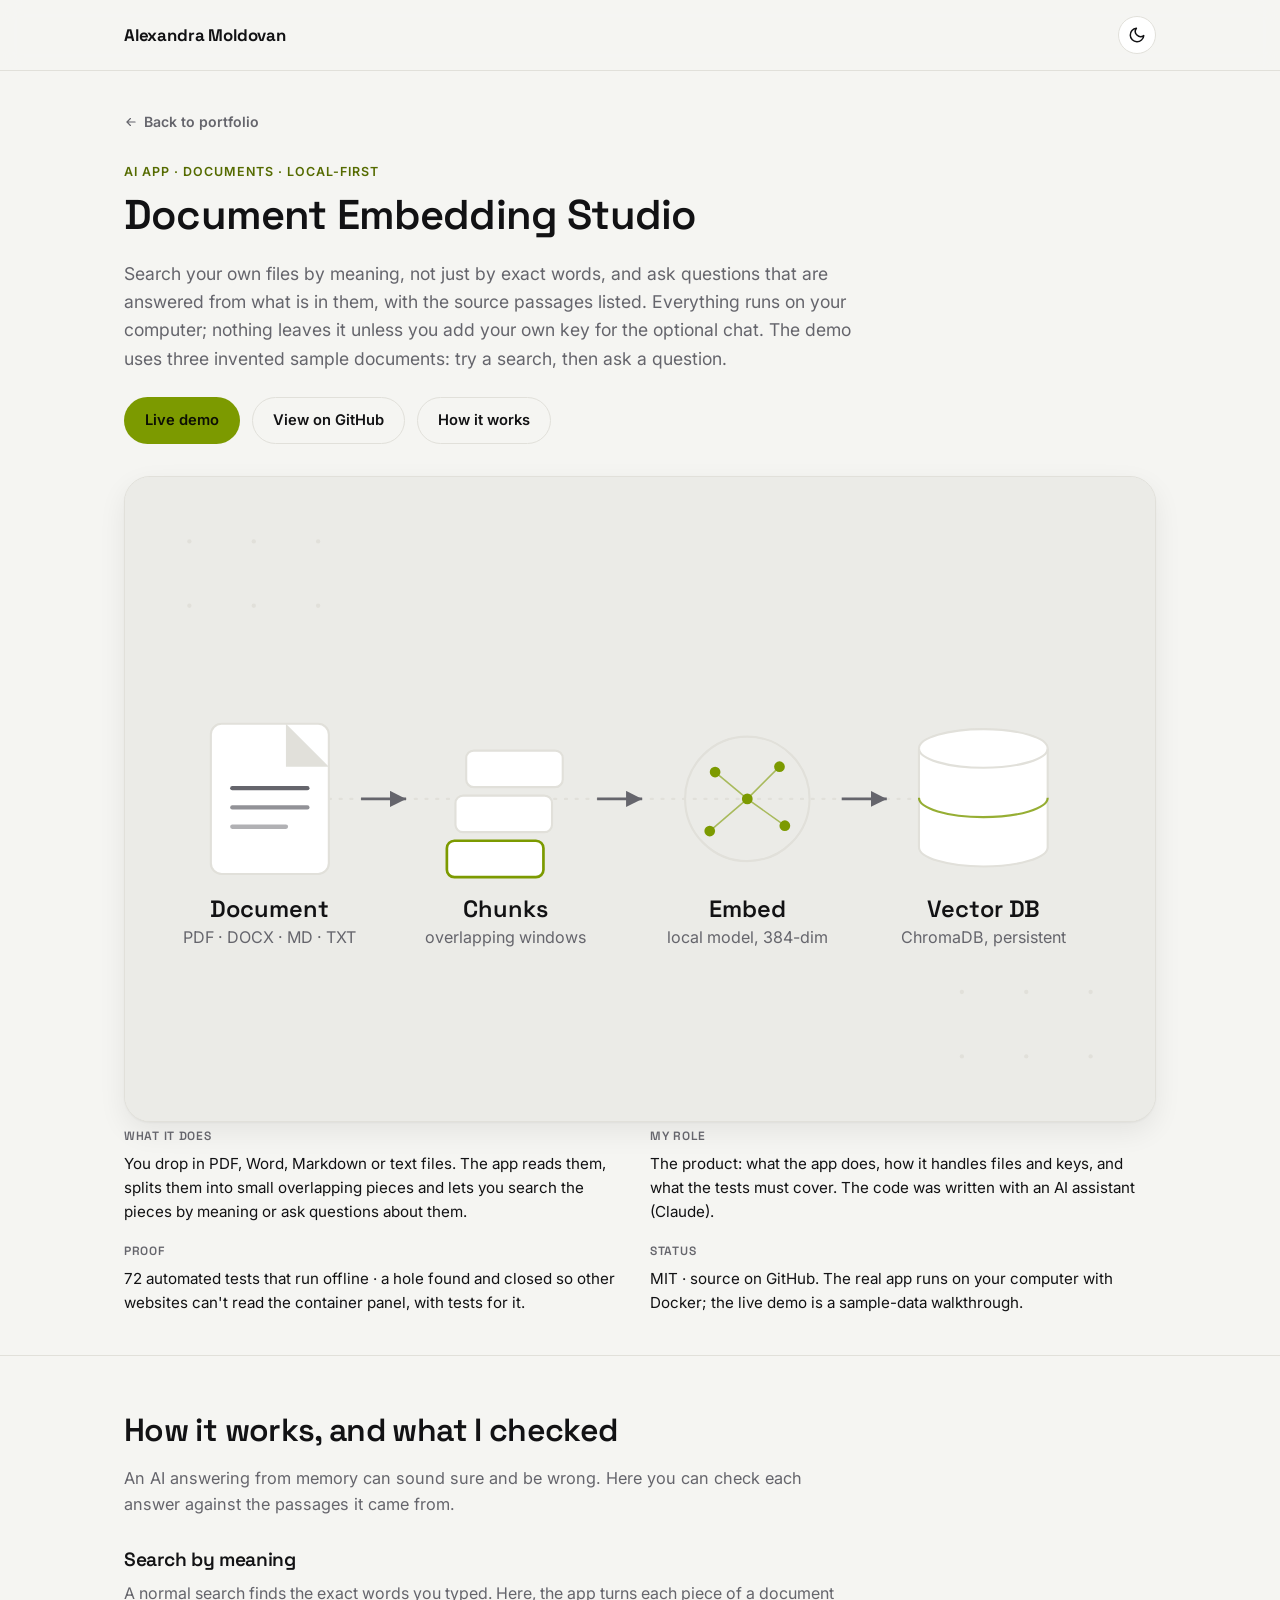
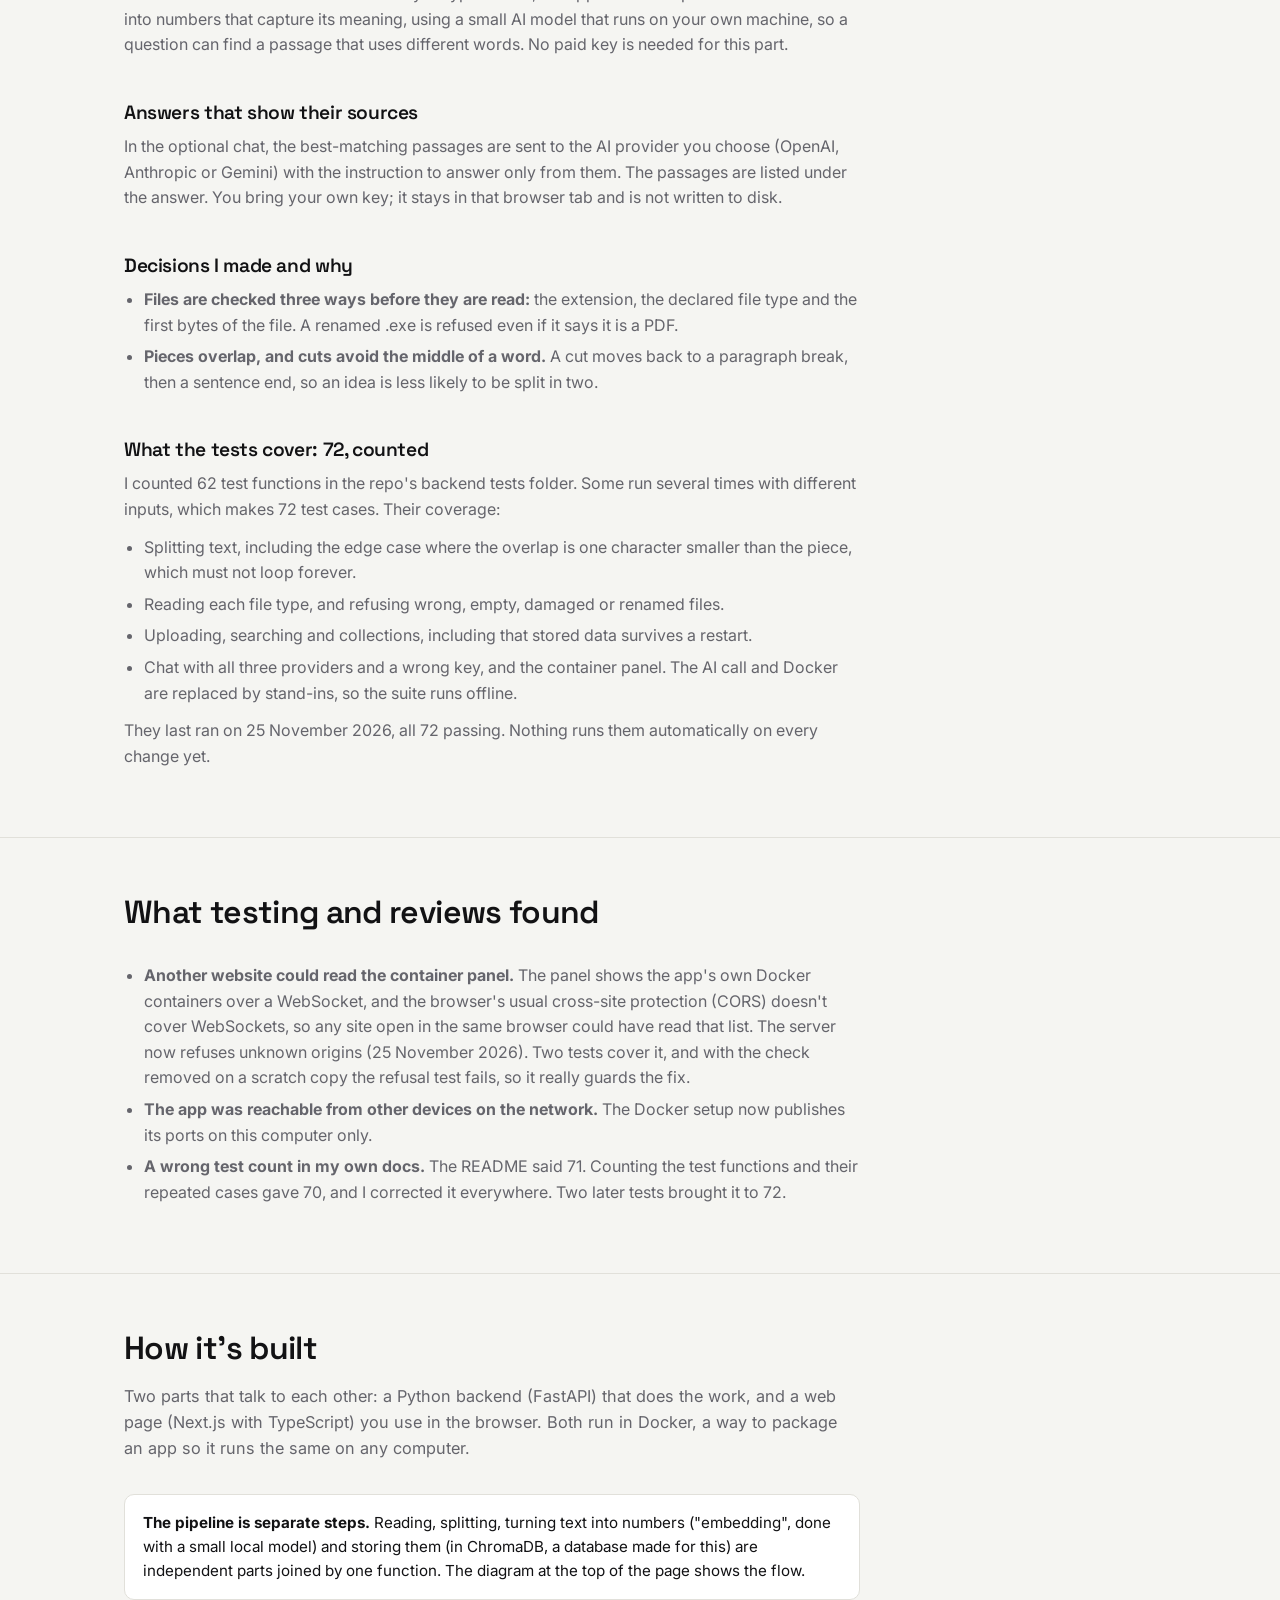
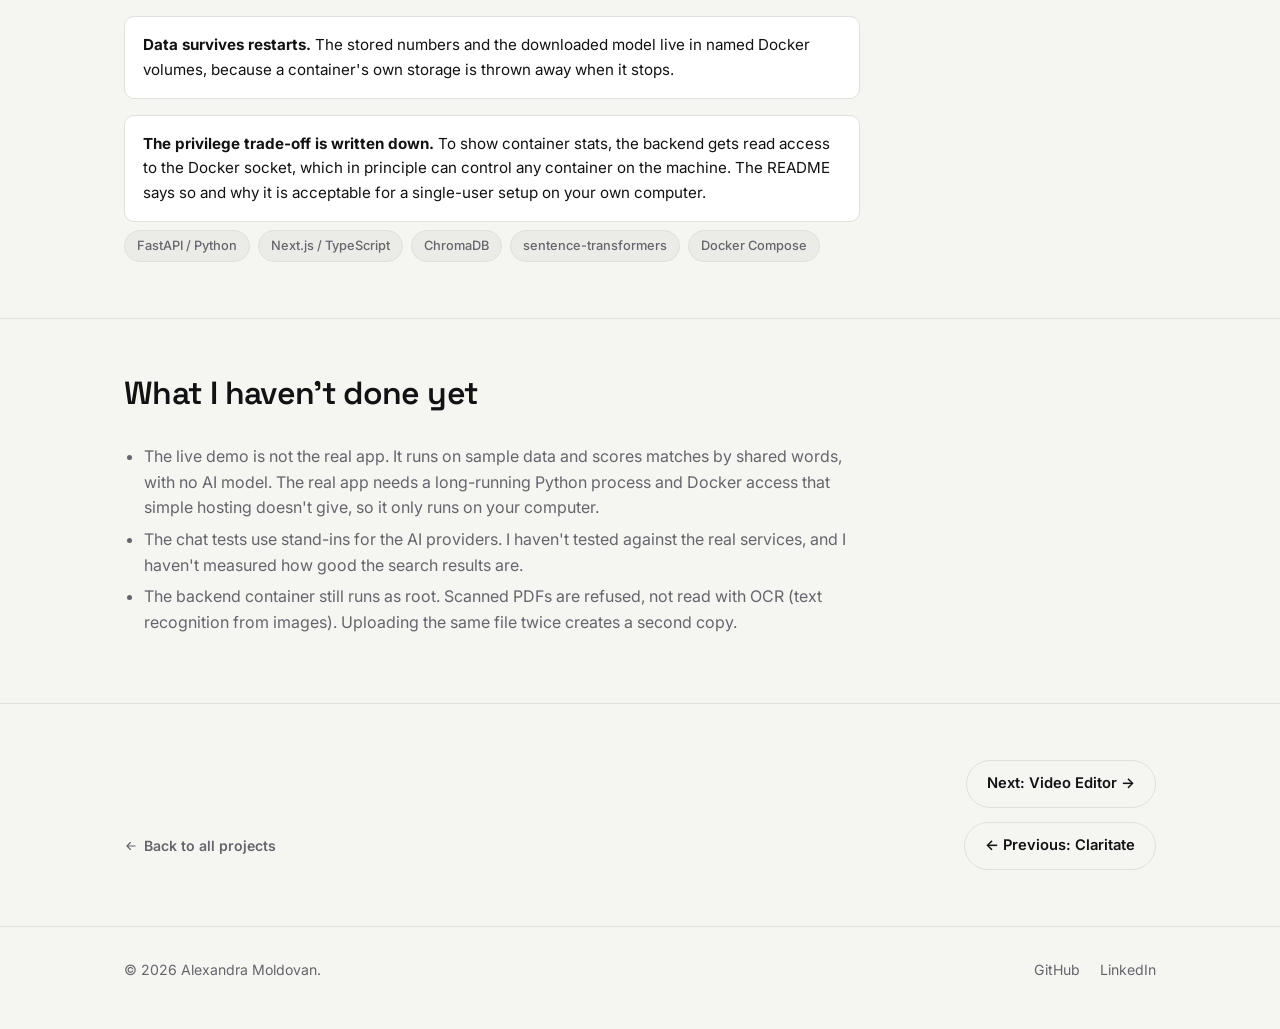
<file: projects/document-embedding-studio.html>
<!doctype html>
<html lang="en">
<head>
<meta charset="UTF-8">
<meta name="viewport" content="width=device-width, initial-scale=1.0">
<title>Document Embedding Studio - Alexandra Moldovan</title>
<meta name="description" content="Search your own documents by meaning and get answers that point to the passages they came from. Runs on your computer; 72 automated tests.">
<meta property="og:type" content="website">
<meta property="og:site_name" content="Alexandra Moldovan - Portfolio">
<meta property="og:url" content="https://alexandra-moldovan.netlify.app/projects/document-embedding-studio.html">
<meta property="og:title" content="Document Embedding Studio - Alexandra Moldovan">
<meta property="og:description" content="Search your own documents by meaning and get answers that point to the passages they came from. Runs on your computer; 72 automated tests.">
<meta property="og:image" content="https://alexandra-moldovan.netlify.app/images/document-embedding-studio-og.jpg">
<meta property="og:image:width" content="1200">
<meta property="og:image:height" content="630">
<meta name="twitter:card" content="summary_large_image">
<meta name="twitter:title" content="Document Embedding Studio - Alexandra Moldovan">
<meta name="twitter:description" content="Search your own documents by meaning and get answers that point to the passages they came from. Runs on your computer; 72 automated tests.">
<meta name="twitter:image" content="https://alexandra-moldovan.netlify.app/images/document-embedding-studio-og.jpg">
<link rel="canonical" href="https://alexandra-moldovan.netlify.app/projects/document-embedding-studio.html">

<script src="../theme-init.js"></script>
<link rel="stylesheet" href="../styles.css">
<link rel="icon" href="../favicon.svg" type="image/svg+xml">
</head>
<body>

<header class="site-header">
  <div class="wrap">
    <a href="../index.html" class="brand">Alexandra Moldovan</a>
    <div class="header-actions">
      <button class="theme-toggle" type="button" aria-label="Toggle dark mode">
        <svg class="icon-moon" viewBox="0 0 24 24" fill="none" stroke="currentColor" stroke-width="2" stroke-linecap="round" stroke-linejoin="round"><path d="M21 12.79A9 9 0 1 1 11.21 3 7 7 0 0 0 21 12.79Z"/></svg>
        <svg class="icon-sun" viewBox="0 0 24 24" fill="none" stroke="currentColor" stroke-width="2" stroke-linecap="round" stroke-linejoin="round"><circle cx="12" cy="12" r="4"/><path d="M12 2v2M12 20v2M4.93 4.93l1.41 1.41M17.66 17.66l1.41 1.41M2 12h2M20 12h2M6.34 17.66l-1.41 1.41M19.07 4.93l-1.41 1.41"/></svg>
      </button>
    </div>
  </div>
</header>

<main>
  <section class="detail-hero">
    <div class="wrap">
      <a href="../index.html#portfolio" class="back-link"><svg viewBox="0 0 24 24" fill="none" stroke="currentColor" stroke-width="2" stroke-linecap="round"><path d="M19 12H5M11 18l-6-6 6-6"/></svg> Back to portfolio</a>
      <div class="eyebrow">AI app · Documents · Local-first</div>
      <h1>Document Embedding Studio</h1>
      <p class="detail-pitch">Search your own files by meaning, not just by exact words, and ask questions that are answered from what is in them, with the source passages listed. Everything runs on your computer; nothing leaves it unless you add your own key for the optional chat. The demo uses three invented sample documents: try a search, then ask a question.</p>
      <div class="detail-actions">
        <a href="https://document-embedding-studio-demo-88c9c6.netlify.app" class="btn btn-accent" target="_blank" rel="noopener">Live demo</a>
        <a href="https://github.com/AlexandraMoldovan95/document-embedding-studio" class="btn btn-ghost" target="_blank" rel="noopener">View on GitHub</a>
        <a href="#how-it-works" class="btn btn-ghost">How it works</a>
      </div>

      <div class="detail-media">
        <svg class="pipeline-diagram" viewBox="0 0 960 600" preserveAspectRatio="xMidYMid meet" xmlns="http://www.w3.org/2000/svg" role="img" aria-label="Document ingestion pipeline: document to chunks to embeddings to vector database">
          <rect x="0" y="0" width="960" height="600" fill="var(--surface-2)"/>
          <g fill="var(--border)">
            <circle cx="60" cy="60" r="2"/><circle cx="120" cy="60" r="2"/><circle cx="180" cy="60" r="2"/>
            <circle cx="60" cy="120" r="2"/><circle cx="120" cy="120" r="2"/><circle cx="180" cy="120" r="2"/>
            <circle cx="780" cy="480" r="2"/><circle cx="840" cy="480" r="2"/><circle cx="900" cy="480" r="2"/>
            <circle cx="780" cy="540" r="2"/><circle cx="840" cy="540" r="2"/><circle cx="900" cy="540" r="2"/>
          </g>
          <line x1="150" y1="300" x2="810" y2="300" stroke="var(--border)" stroke-width="2" stroke-dasharray="2 8" stroke-linecap="round"/>
          <g transform="translate(80,230)">
            <rect x="0" y="0" width="110" height="140" rx="10" fill="var(--surface)" stroke="var(--border)" stroke-width="2"/>
            <path d="M70 0 L110 40 L70 40 Z" fill="var(--border)"/>
            <line x1="20" y1="60" x2="90" y2="60" stroke="var(--text-muted)" stroke-width="4" stroke-linecap="round"/>
            <line x1="20" y1="78" x2="90" y2="78" stroke="var(--text-muted)" stroke-width="4" stroke-linecap="round" opacity="0.7"/>
            <line x1="20" y1="96" x2="70" y2="96" stroke="var(--text-muted)" stroke-width="4" stroke-linecap="round" opacity="0.5"/>
          </g>
          <text x="135" y="410" text-anchor="middle" font-family="Space Grotesk, sans-serif" font-size="22" font-weight="600" fill="var(--text)">Document</text>
          <text x="135" y="434" text-anchor="middle" font-family="Inter, sans-serif" font-size="15" fill="var(--text-muted)">PDF · DOCX · MD · TXT</text>
          <path d="M 220 300 L 262 300" stroke="var(--text-muted)" stroke-width="2.5" marker-end="url(#arrowhead2)"/>
          <g transform="translate(300,255)">
            <rect x="18" y="0" width="90" height="34" rx="7" fill="var(--surface)" stroke="var(--border)" stroke-width="2"/>
            <rect x="8" y="42" width="90" height="34" rx="7" fill="var(--surface)" stroke="var(--border)" stroke-width="2"/>
            <rect x="0" y="84" width="90" height="34" rx="7" fill="var(--surface)" stroke="var(--accent)" stroke-width="2.5"/>
          </g>
          <text x="355" y="410" text-anchor="middle" font-family="Space Grotesk, sans-serif" font-size="22" font-weight="600" fill="var(--text)">Chunks</text>
          <text x="355" y="434" text-anchor="middle" font-family="Inter, sans-serif" font-size="15" fill="var(--text-muted)">overlapping windows</text>
          <path d="M 440 300 L 482 300" stroke="var(--text-muted)" stroke-width="2.5" marker-end="url(#arrowhead2)"/>
          <g transform="translate(520,240)">
            <circle cx="60" cy="60" r="58" fill="none" stroke="var(--border)" stroke-width="2"/>
            <circle cx="60" cy="60" r="5" fill="var(--accent)"/>
            <circle cx="90" cy="30" r="5" fill="var(--accent)"/>
            <circle cx="30" cy="35" r="5" fill="var(--accent)"/>
            <circle cx="95" cy="85" r="5" fill="var(--accent)"/>
            <circle cx="25" cy="90" r="5" fill="var(--accent)"/>
            <line x1="60" y1="60" x2="90" y2="30" stroke="var(--accent)" stroke-width="1.5" opacity="0.6"/>
            <line x1="60" y1="60" x2="30" y2="35" stroke="var(--accent)" stroke-width="1.5" opacity="0.6"/>
            <line x1="60" y1="60" x2="95" y2="85" stroke="var(--accent)" stroke-width="1.5" opacity="0.6"/>
            <line x1="60" y1="60" x2="25" y2="90" stroke="var(--accent)" stroke-width="1.5" opacity="0.6"/>
          </g>
          <text x="580" y="410" text-anchor="middle" font-family="Space Grotesk, sans-serif" font-size="22" font-weight="600" fill="var(--text)">Embed</text>
          <text x="580" y="434" text-anchor="middle" font-family="Inter, sans-serif" font-size="15" fill="var(--text-muted)">local model, 384-dim</text>
          <path d="M 668 300 L 710 300" stroke="var(--text-muted)" stroke-width="2.5" marker-end="url(#arrowhead2)"/>
          <g transform="translate(740,235)">
            <path d="M0 18 a60 18 0 1 0 120 0 a60 18 0 1 0 -120 0" fill="var(--surface)" stroke="var(--border)" stroke-width="2"/>
            <path d="M0 18 L0 110 a60 18 0 0 0 120 0 L120 18" fill="var(--surface)" stroke="var(--border)" stroke-width="2"/>
            <path d="M0 18 a60 18 0 0 0 120 0" fill="none" stroke="var(--border)" stroke-width="2"/>
            <path d="M0 64 a60 18 0 0 0 120 0" fill="none" stroke="var(--accent)" stroke-width="2" opacity="0.8"/>
          </g>
          <text x="800" y="410" text-anchor="middle" font-family="Space Grotesk, sans-serif" font-size="22" font-weight="600" fill="var(--text)">Vector DB</text>
          <text x="800" y="434" text-anchor="middle" font-family="Inter, sans-serif" font-size="15" fill="var(--text-muted)">ChromaDB, persistent</text>
          <defs>
            <marker id="arrowhead2" markerWidth="10" markerHeight="10" refX="6" refY="3" orient="auto">
              <path d="M0,0 L6,3 L0,6 Z" fill="var(--text-muted)"/>
            </marker>
          </defs>
        </svg>
      </div>

      <div class="facts-grid">
        <div class="fact-block">
          <h2>What it does</h2>
          <p>You drop in PDF, Word, Markdown or text files. The app reads them, splits them into small overlapping pieces and lets you search the pieces by meaning or ask questions about them.</p>
        </div>
        <div class="fact-block">
          <h2>My role</h2>
          <p>The product: what the app does, how it handles files and keys, and what the tests must cover. The code was written with an AI assistant (Claude).</p>
        </div>
        <div class="fact-block">
          <h2>Proof</h2>
          <p>72 automated tests that run offline · a hole found and closed so other websites can't read the container panel, with tests for it.</p>
        </div>
        <div class="fact-block">
          <h2>Status</h2>
          <p>MIT · source on GitHub. The real app runs on your computer with Docker; the live demo is a sample-data walkthrough.</p>
        </div>
      </div>
    </div>
  </section>

  <section class="case-study" id="how-it-works">
    <div class="wrap">
      <div class="section-head">
        <h2>How it works, and what I checked</h2>
        <p>
          An AI answering from memory can sound sure and be wrong. Here you can check each answer
          against the passages it came from.
        </p>
      </div>

      <div class="case-step">
        <h3>Search by meaning</h3>
        <p>
          A normal search finds the exact words you typed. Here, the app turns each piece of a
          document into numbers that capture its meaning, using a small AI model that runs on your
          own machine, so a question can find a passage that uses different words. No paid key is
          needed for this part.
        </p>
      </div>

      <div class="case-step">
        <h3>Answers that show their sources</h3>
        <p>
          In the optional chat, the best-matching passages are sent to the AI provider you choose
          (OpenAI, Anthropic or Gemini) with the instruction to answer only from them. The passages
          are listed under the answer. You bring your own key; it stays in that browser tab and is
          not written to disk.
        </p>
      </div>

      <div class="case-step">
        <h3>Decisions I made and why</h3>
        <ul class="case-list">
          <li><strong>Files are checked three ways before they are read:</strong> the extension, the declared file type and the first bytes of the file. A renamed .exe is refused even if it says it is a PDF.</li>
          <li><strong>Pieces overlap, and cuts avoid the middle of a word.</strong> A cut moves back to a paragraph break, then a sentence end, so an idea is less likely to be split in two.</li>
        </ul>
      </div>

      <div class="case-step">
        <h3>What the tests cover: 72, counted</h3>
        <p>
          I counted 62 test functions in the repo's backend tests folder. Some run several times
          with different inputs, which makes 72 test cases. Their coverage:
        </p>
        <ul class="case-list">
          <li>Splitting text, including the edge case where the overlap is one character smaller than the piece, which must not loop forever.</li>
          <li>Reading each file type, and refusing wrong, empty, damaged or renamed files.</li>
          <li>Uploading, searching and collections, including that stored data survives a restart.</li>
          <li>Chat with all three providers and a wrong key, and the container panel. The AI call and Docker are replaced by stand-ins, so the suite runs offline.</li>
        </ul>
        <p>
          They last ran on 25 November 2026, all 72 passing. Nothing runs them automatically on every change yet.
        </p>
      </div>
    </div>
  </section>

  <section class="case-study" id="found">
    <div class="wrap">
      <div class="section-head">
        <h2>What testing and reviews found</h2>
      </div>
      <div class="case-step">
        <ul class="case-list">
          <li><strong>Another website could read the container panel.</strong> The panel shows the app's own Docker containers over a WebSocket, and the browser's usual cross-site protection (CORS) doesn't cover WebSockets, so any site open in the same browser could have read that list. The server now refuses unknown origins (25 November 2026). Two tests cover it, and with the check removed on a scratch copy the refusal test fails, so it really guards the fix.</li>
          <li><strong>The app was reachable from other devices on the network.</strong> The Docker setup now publishes its ports on this computer only.</li>
          <li><strong>A wrong test count in my own docs.</strong> The README said 71. Counting the test functions and their repeated cases gave 70, and I corrected it everywhere. Two later tests brought it to 72.</li>
        </ul>
      </div>
    </div>
  </section>

  <section>
    <div class="wrap">
      <div class="section-head">
        <h2>How it's built</h2>
        <p>
          Two parts that talk to each other: a Python backend (FastAPI) that does the work, and a
          web page (Next.js with TypeScript) you use in the browser. Both run in Docker, a way to
          package an app so it runs the same on any computer.
        </p>
      </div>
      <ul class="highlight-list">
        <li><strong>The pipeline is separate steps.</strong> Reading, splitting, turning text into numbers ("embedding", done with a small local model) and storing them (in ChromaDB, a database made for this) are independent parts joined by one function. The diagram at the top of the page shows the flow.</li>
        <li><strong>Data survives restarts.</strong> The stored numbers and the downloaded model live in named Docker volumes, because a container's own storage is thrown away when it stops.</li>
        <li><strong>The privilege trade-off is written down.</strong> To show container stats, the backend gets read access to the Docker socket, which in principle can control any container on the machine. The README says so and why it is acceptable for a single-user setup on your own computer.</li>
      </ul>
      <div class="stack-row">
        <span class="chip">FastAPI / Python</span>
        <span class="chip">Next.js / TypeScript</span>
        <span class="chip">ChromaDB</span>
        <span class="chip">sentence-transformers</span>
        <span class="chip">Docker Compose</span>
      </div>
    </div>
  </section>

  <section>
    <div class="wrap">
      <div class="section-head"><h2>What I haven't done yet</h2></div>
      <ul class="case-list">
        <li>The live demo is not the real app. It runs on sample data and scores matches by shared words, with no AI model. The real app needs a long-running Python process and Docker access that simple hosting doesn't give, so it only runs on your computer.</li>
        <li>The chat tests use stand-ins for the AI providers. I haven't tested against the real services, and I haven't measured how good the search results are.</li>
        <li>The backend container still runs as root. Scanned PDFs are refused, not read with OCR (text recognition from images). Uploading the same file twice creates a second copy.</li>
      </ul>
    </div>
  </section>

  <section>
    <div class="wrap">
      <div class="continue-row">
        <a href="video-editor.html" class="btn btn-ghost">Next: Video Editor →</a>
      </div>
      <div class="next-project">
        <a href="../index.html#portfolio" class="back-link" style="margin:0;"><svg viewBox="0 0 24 24" fill="none" stroke="currentColor" stroke-width="2" stroke-linecap="round"><path d="M19 12H5M11 18l-6-6 6-6"/></svg> Back to all projects</a>
        <a href="claritate.html" class="btn btn-ghost">← Previous: Claritate</a>
      </div>
    </div>
  </section>
</main>

<footer class="site-footer">
  <div class="wrap">
    <span>&copy; 2026 Alexandra Moldovan.</span>
    <div class="footer-links">
      <a href="https://github.com/AlexandraMoldovan95" target="_blank" rel="noopener">GitHub</a>
      <a href="https://www.linkedin.com/in/alexandra-moldovan-528152102/" target="_blank" rel="noopener">LinkedIn</a>
    </div>
  </div>
</footer>

<button type="button" class="to-top" id="toTop" aria-label="Back to top" title="Back to top">
  <svg viewBox="0 0 24 24" fill="none" stroke="currentColor" stroke-width="2" stroke-linecap="round" stroke-linejoin="round" aria-hidden="true"><path d="M12 19V5M5 12l7-7 7 7"/></svg>
</button>

<script src="../script.js"></script>
</body>
</html>
</file>
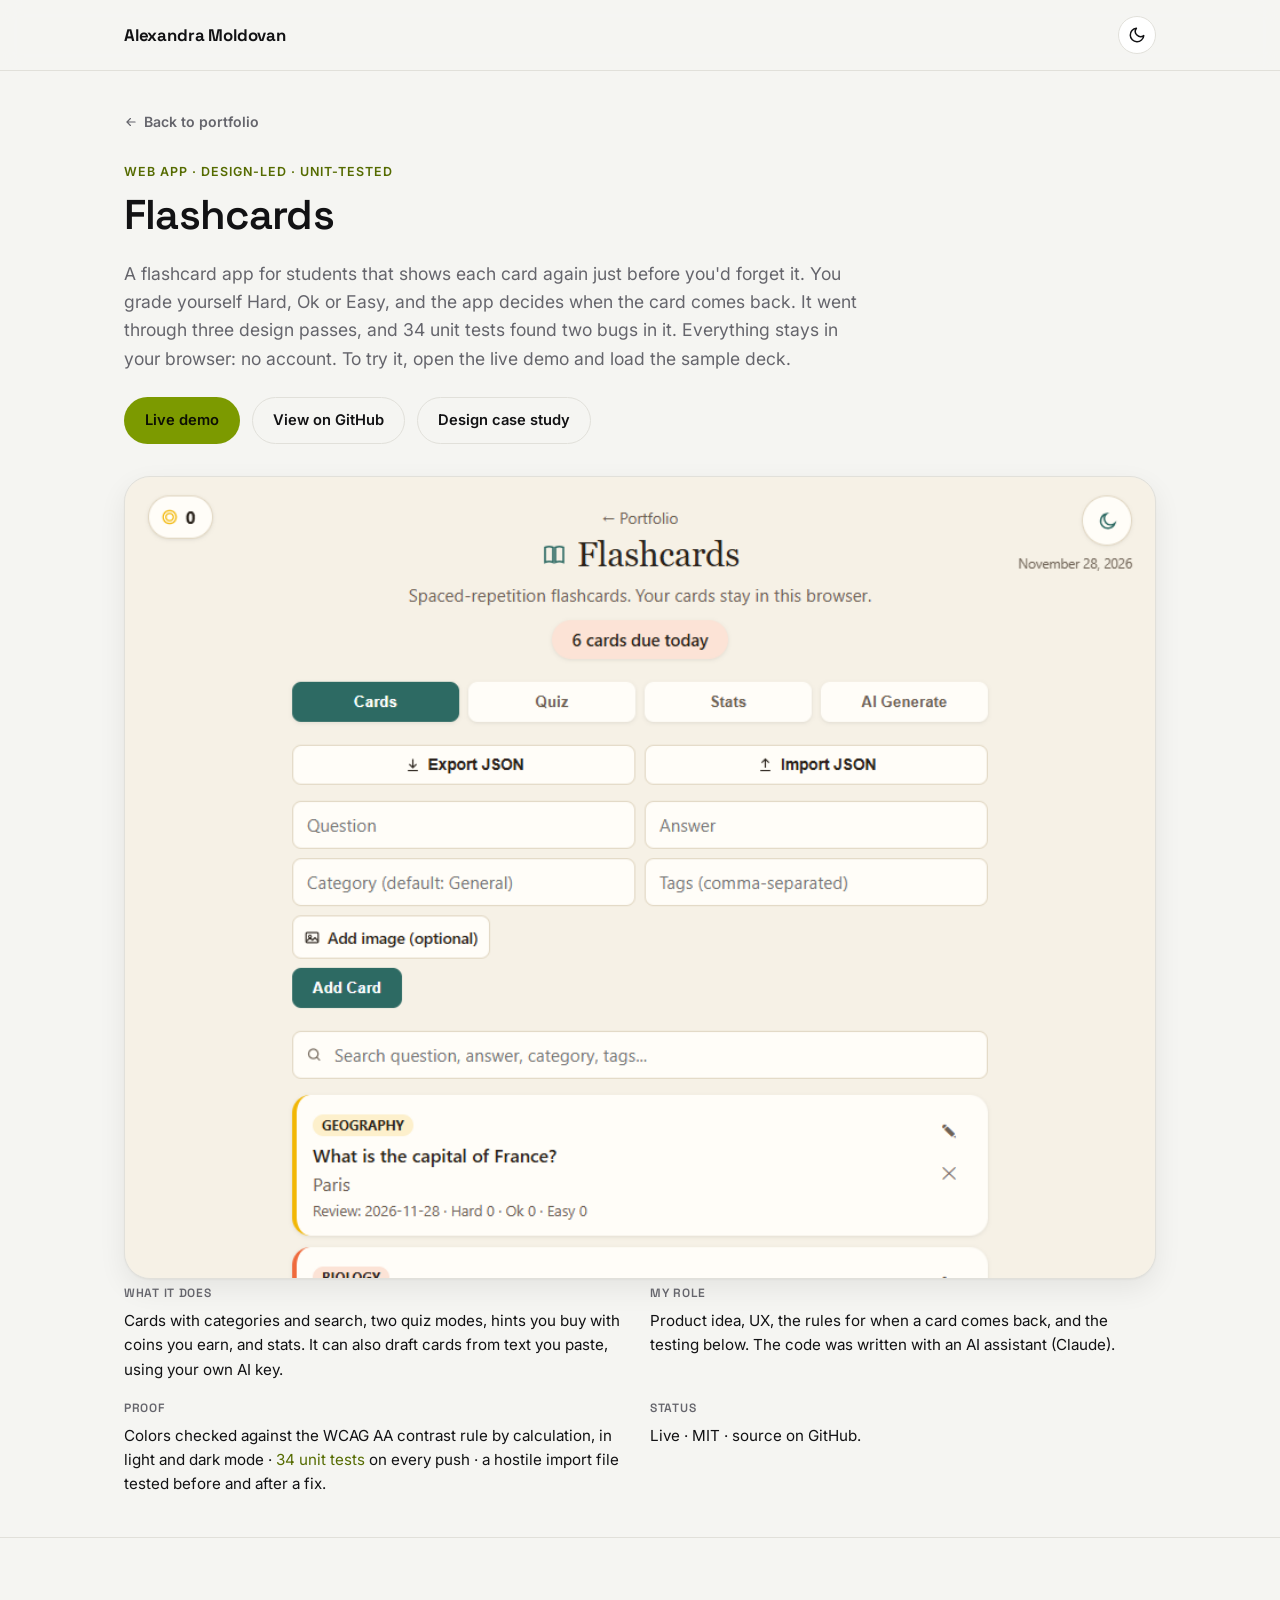
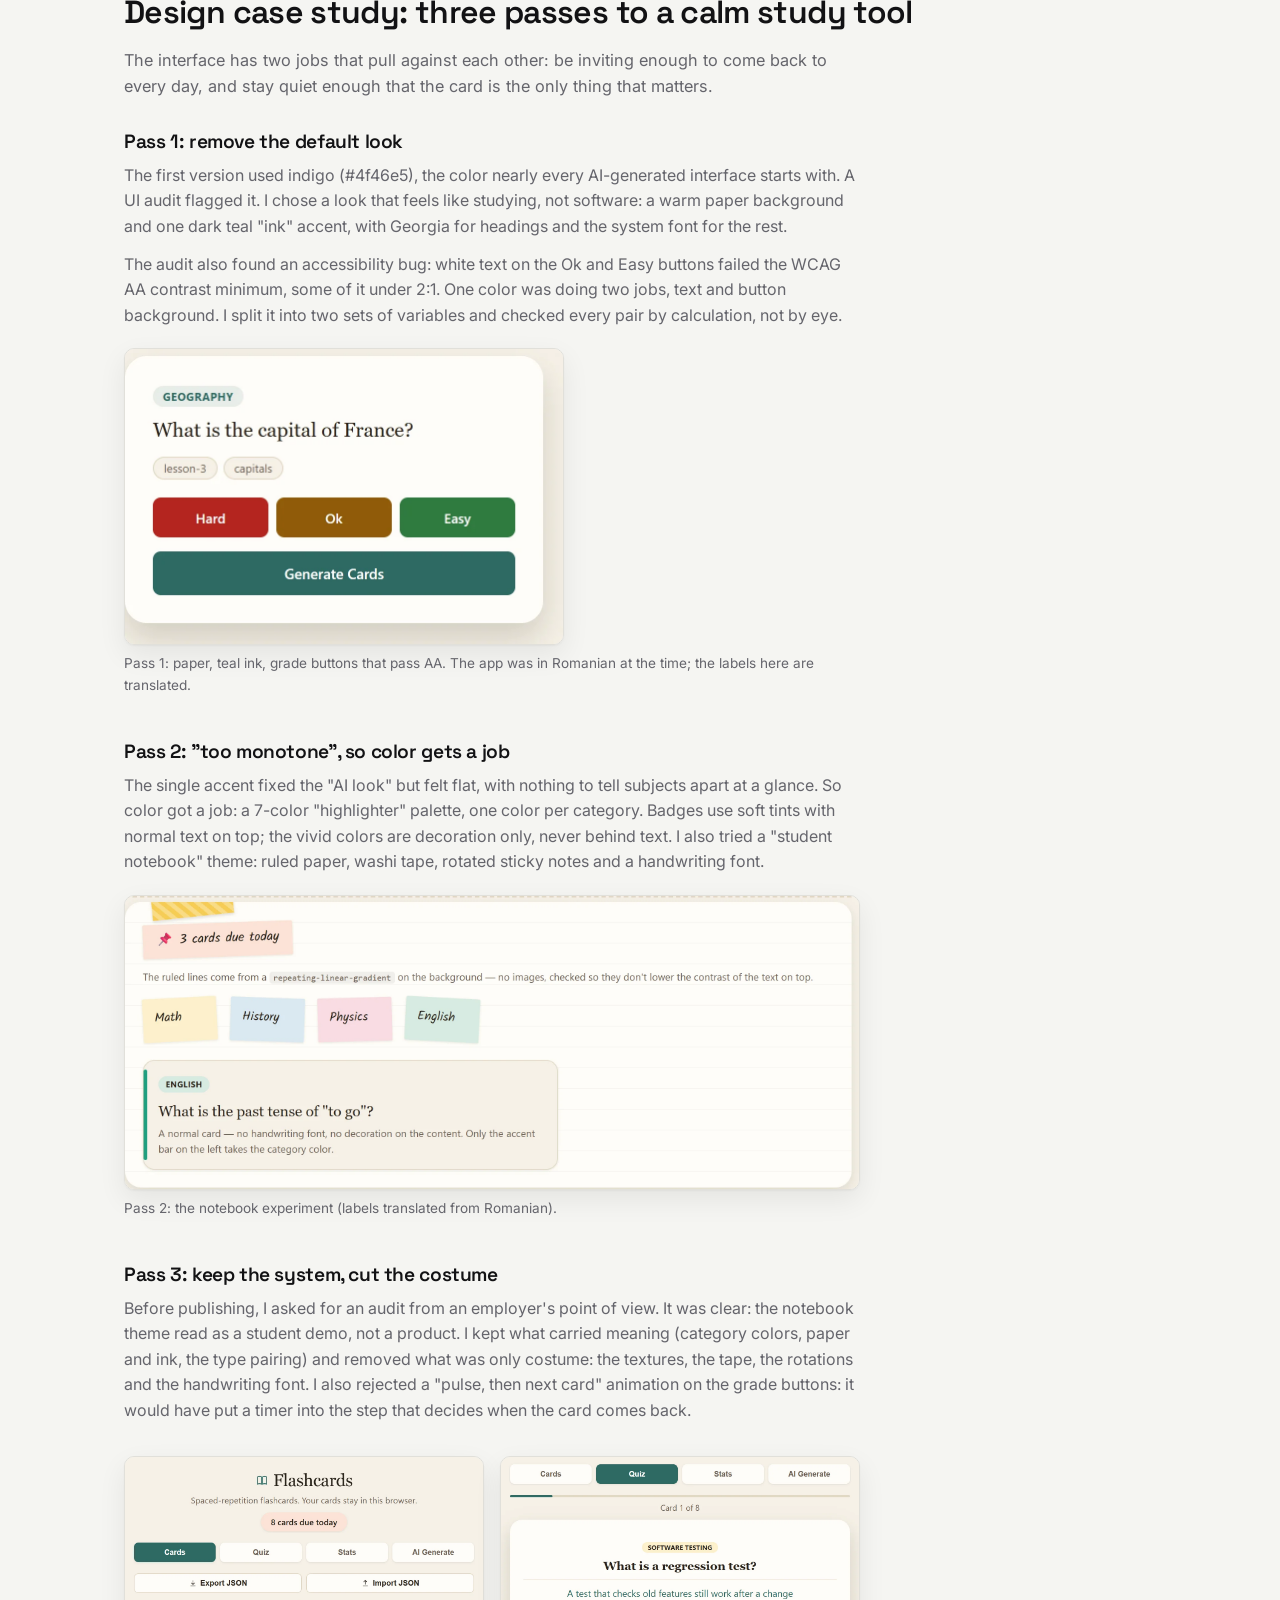
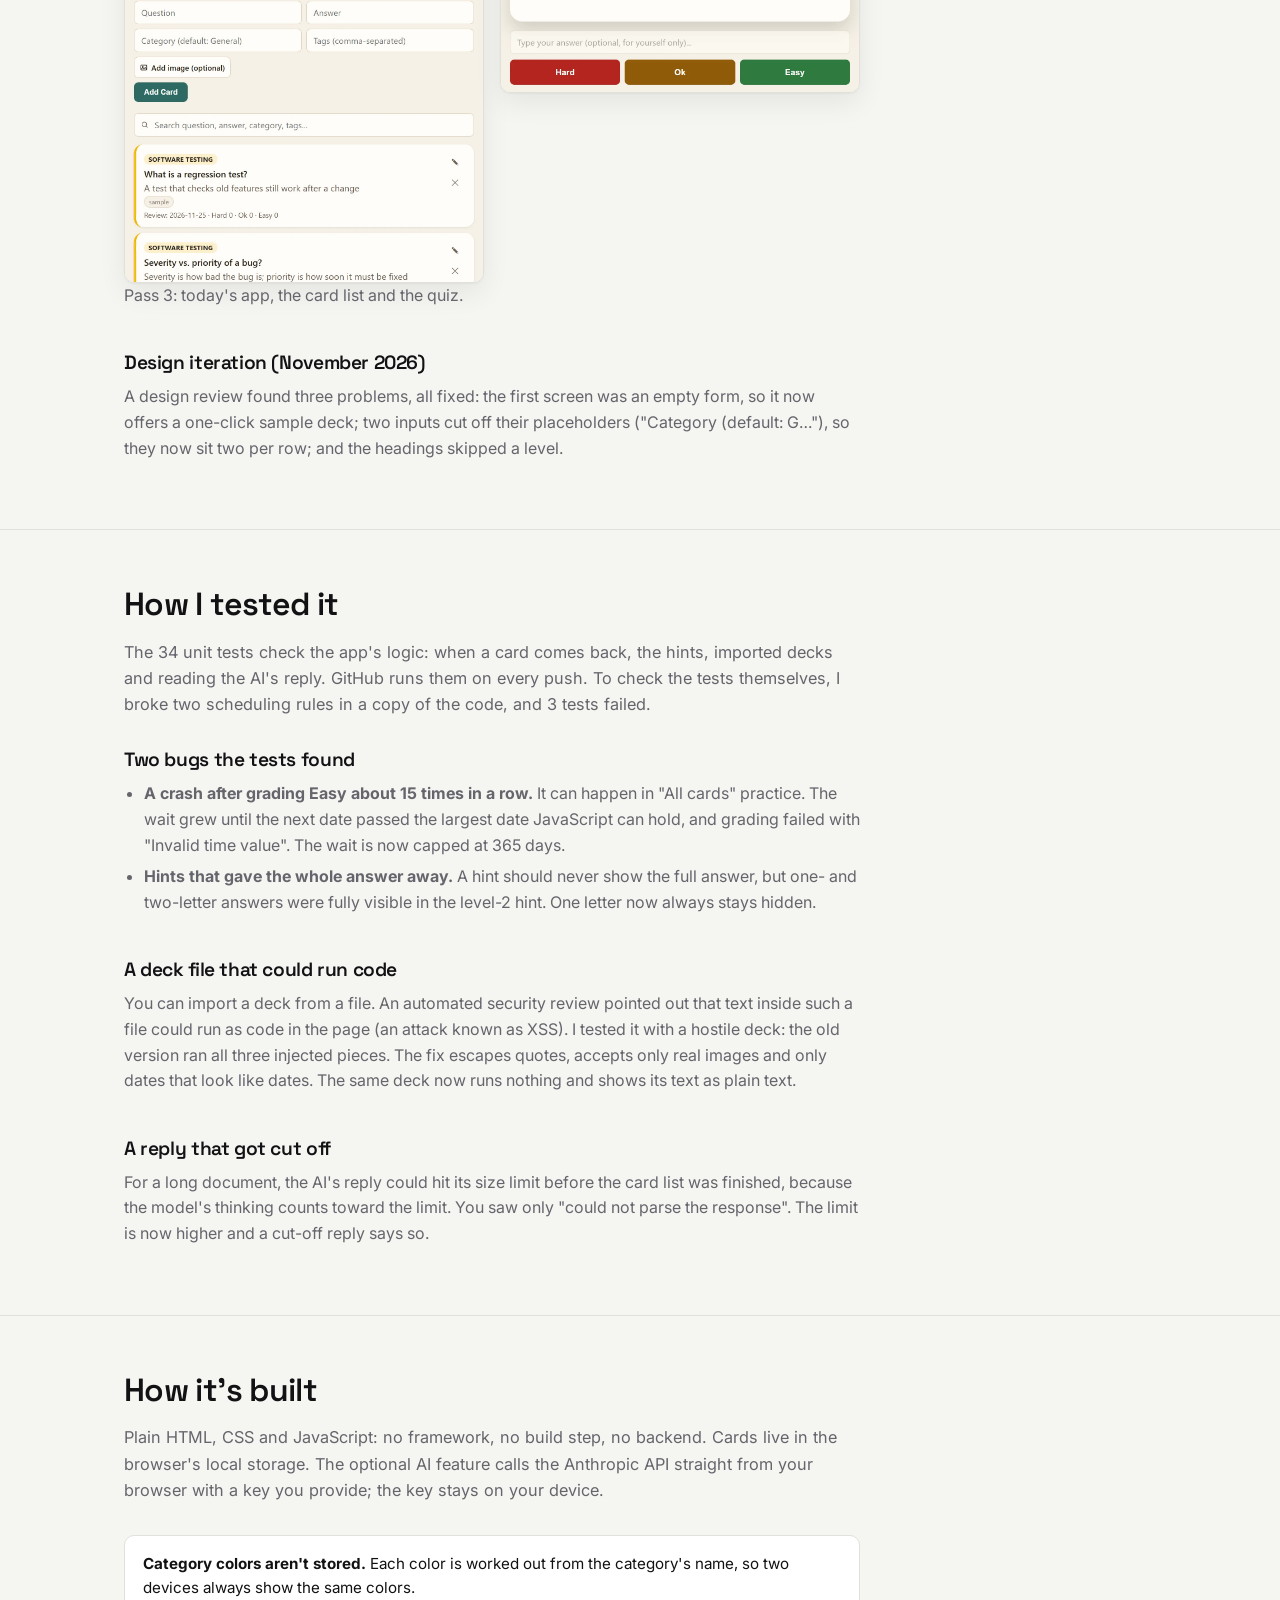
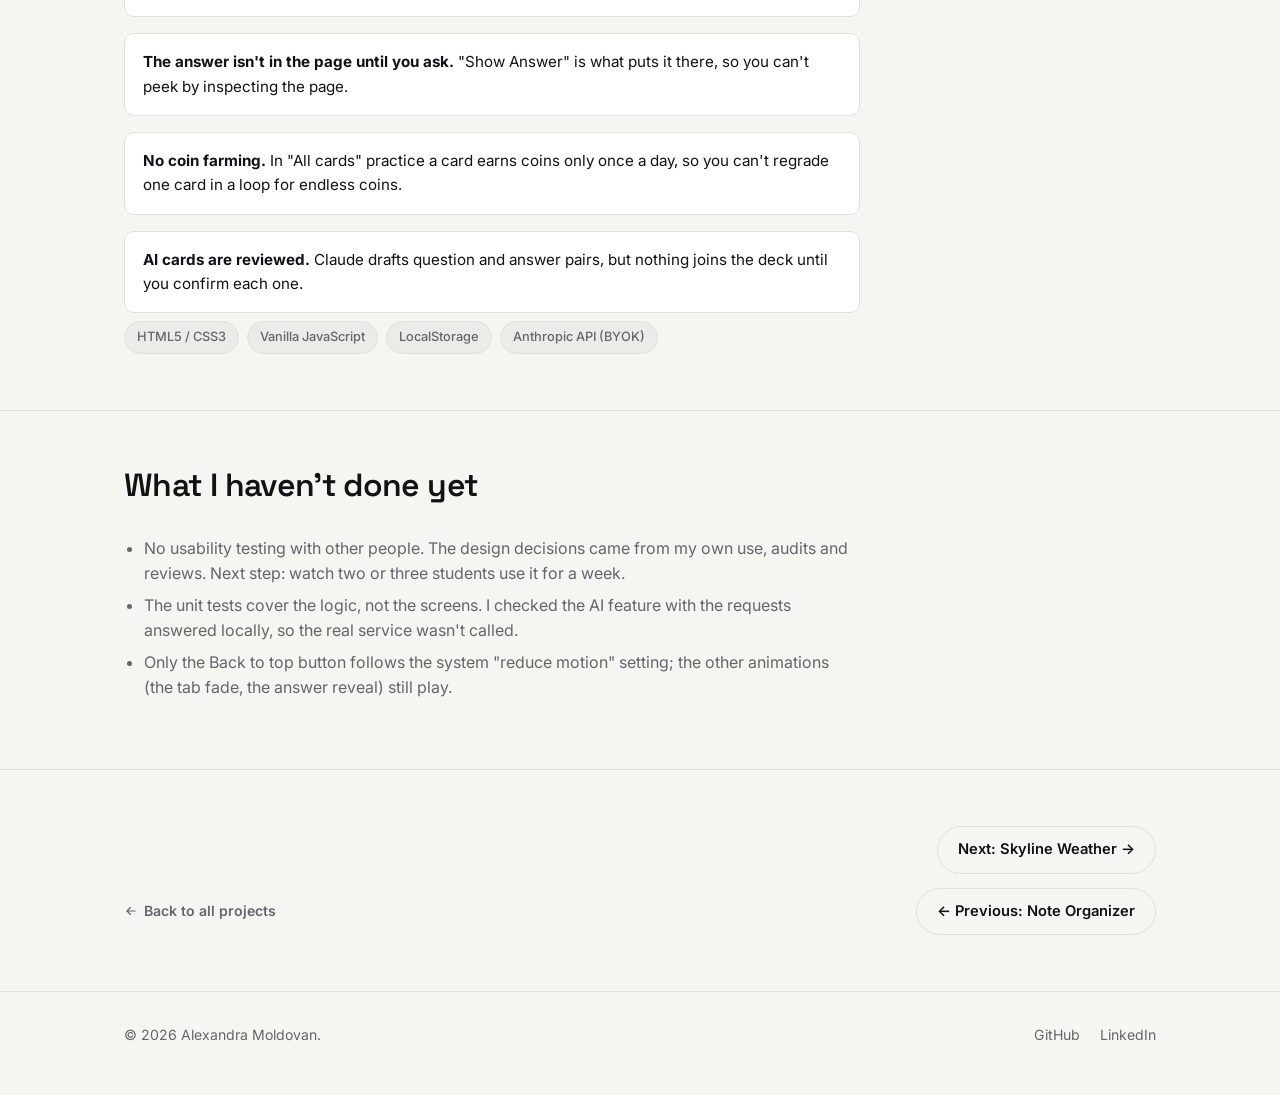
<file: projects/flashcards.html>
<!doctype html>
<html lang="en">
<head>
<meta charset="UTF-8">
<meta name="viewport" content="width=device-width, initial-scale=1.0">
<title>Flashcards - Alexandra Moldovan</title>
<meta name="description" content="A flashcards app that shows each card again just before you'd forget it. Three design passes, and 34 unit tests that found two bugs.">
<meta property="og:type" content="website">
<meta property="og:site_name" content="Alexandra Moldovan - Portfolio">
<meta property="og:url" content="https://alexandra-moldovan.netlify.app/projects/flashcards.html">
<meta property="og:title" content="Flashcards - Alexandra Moldovan">
<meta property="og:description" content="A flashcards app that shows each card again just before you'd forget it. Three design passes, and 34 unit tests that found two bugs.">
<meta property="og:image" content="https://flashcards-bedce5.netlify.app/og-cover.jpg">
<meta property="og:image:width" content="1200">
<meta property="og:image:height" content="630">
<meta name="twitter:card" content="summary_large_image">
<meta name="twitter:title" content="Flashcards - Alexandra Moldovan">
<meta name="twitter:description" content="A flashcards app that shows each card again just before you'd forget it. Three design passes, and 34 unit tests that found two bugs.">
<meta name="twitter:image" content="https://flashcards-bedce5.netlify.app/og-cover.jpg">
<link rel="canonical" href="https://alexandra-moldovan.netlify.app/projects/flashcards.html">

<script src="../theme-init.js"></script>
<link rel="stylesheet" href="../styles.css">
<link rel="icon" href="../favicon.svg" type="image/svg+xml">
</head>
<body>

<header class="site-header">
  <div class="wrap">
    <a href="../index.html" class="brand">Alexandra Moldovan</a>
    <div class="header-actions">
      <button class="theme-toggle" type="button" aria-label="Toggle dark mode">
        <svg class="icon-moon" viewBox="0 0 24 24" fill="none" stroke="currentColor" stroke-width="2" stroke-linecap="round" stroke-linejoin="round"><path d="M21 12.79A9 9 0 1 1 11.21 3 7 7 0 0 0 21 12.79Z"/></svg>
        <svg class="icon-sun" viewBox="0 0 24 24" fill="none" stroke="currentColor" stroke-width="2" stroke-linecap="round" stroke-linejoin="round"><circle cx="12" cy="12" r="4"/><path d="M12 2v2M12 20v2M4.93 4.93l1.41 1.41M17.66 17.66l1.41 1.41M2 12h2M20 12h2M6.34 17.66l-1.41 1.41M19.07 4.93l-1.41 1.41"/></svg>
      </button>
    </div>
  </div>
</header>

<main>
  <section class="detail-hero">
    <div class="wrap">
      <a href="../index.html#portfolio" class="back-link"><svg viewBox="0 0 24 24" fill="none" stroke="currentColor" stroke-width="2" stroke-linecap="round"><path d="M19 12H5M11 18l-6-6 6-6"/></svg> Back to portfolio</a>
      <div class="eyebrow">Web app · Design-led · Unit-tested</div>
      <h1>Flashcards</h1>
      <p class="detail-pitch">A flashcard app for students that shows each card again just before you'd forget it. You grade yourself Hard, Ok or Easy, and the app decides when the card comes back. It went through three design passes, and 34 unit tests found two bugs in it. Everything stays in your browser: no account. To try it, open the live demo and load the sample deck.</p>
      <div class="detail-actions">
        <a href="https://flashcards-bedce5.netlify.app/" class="btn btn-accent" target="_blank" rel="noopener">Live demo</a>
        <a href="https://github.com/AlexandraMoldovan95/flashcards" class="btn btn-ghost" target="_blank" rel="noopener">View on GitHub</a>
        <a href="#case-study" class="btn btn-ghost">Design case study</a>
      </div>

      <div class="detail-media">
        <img class="shot-light" src="../images/flashcards.png" width="900" height="700" loading="lazy" alt="Flashcards by day: 6 cards due today, the Cards tab with the form to add a card, a search box and a Geography card on warm paper">
        <img class="shot-dark" src="../images/flashcards-dark.png" width="900" height="700" loading="lazy" alt="Flashcards at night: the same Cards tab, form and Geography card on a dark brown background">
      </div>

      <div class="facts-grid">
        <div class="fact-block">
          <h2>What it does</h2>
          <p>Cards with categories and search, two quiz modes, hints you buy with coins you earn, and stats. It can also draft cards from text you paste, using your own AI key.</p>
        </div>
        <div class="fact-block">
          <h2>My role</h2>
          <p>Product idea, UX, the rules for when a card comes back, and the testing below. The code was written with an AI assistant (Claude).</p>
        </div>
        <div class="fact-block">
          <h2>Proof</h2>
          <p>Colors checked against the WCAG AA contrast rule by calculation, in light and dark mode · <a href="https://github.com/AlexandraMoldovan95/flashcards/tree/main/tests" target="_blank" rel="noopener">34 unit tests</a> on every push · a hostile import file tested before and after a fix.</p>
        </div>
        <div class="fact-block">
          <h2>Status</h2>
          <p>Live · MIT · source on GitHub.</p>
        </div>
      </div>
    </div>
  </section>

  <section class="case-study" id="case-study">
    <div class="wrap">
      <div class="section-head">
        <h2>Design case study: three passes to a calm study tool</h2>
        <p>
          The interface has two jobs that pull against each other: be inviting enough to come back
          to every day, and stay quiet enough that the card is the only thing that matters.
        </p>
      </div>

      <div class="case-step">
        <h3>Pass 1: remove the default look</h3>
        <p>
          The first version used indigo (#4f46e5), the color nearly every AI-generated interface
          starts with. A UI audit flagged it. I chose a look that feels like studying, not
          software: a warm paper background and one dark teal "ink" accent, with Georgia for
          headings and the system font for the rest.
        </p>
        <p>
          The audit also found an accessibility bug: white text on the Ok and Easy buttons failed
          the WCAG AA contrast minimum, some of it under 2:1. One color was doing two jobs, text and
          button background. I split it into two sets of variables and checked every pair by
          calculation, not by eye.
        </p>
        <figure class="case-figure">
          <img src="../images/flashcards-case/1-paper-and-ink.webp" width="440" height="296" loading="lazy"
               alt="A flashcard on a warm paper background with red, amber and green grade buttons and a dark teal button">
          <figcaption>Pass 1: paper, teal ink, grade buttons that pass AA. The app was in Romanian at the time; the labels here are translated.</figcaption>
        </figure>
      </div>

      <div class="case-step">
        <h3>Pass 2: "too monotone", so color gets a job</h3>
        <p>
          The single accent fixed the "AI look" but felt flat, with nothing to tell subjects apart
          at a glance. So color got a job: a 7-color "highlighter" palette, one color per category.
          Badges use soft tints with normal text on top; the vivid colors are decoration only,
          never behind text. I also tried a "student notebook" theme: ruled paper, washi tape,
          rotated sticky notes and a handwriting font.
        </p>
        <figure class="case-figure">
          <img src="../images/flashcards-case/2-notebook-theme.webp" width="990" height="395" loading="lazy"
               alt="The notebook experiment: ruled paper, a strip of washi tape, rotated sticky notes for subjects, handwriting font">
          <figcaption>Pass 2: the notebook experiment (labels translated from Romanian).</figcaption>
        </figure>
      </div>

      <div class="case-step">
        <h3>Pass 3: keep the system, cut the costume</h3>
        <p>
          Before publishing, I asked for an audit from an employer's point of view. It was clear:
          the notebook theme read as a student demo, not a product. I kept what carried meaning
          (category colors, paper and ink, the type pairing) and removed what was only costume: the
          textures, the tape, the rotations and the handwriting font. I also rejected a "pulse, then
          next card" animation on the grade buttons: it would have put a timer into the step that
          decides when the card comes back.
        </p>
        <div class="case-pair">
          <figure class="case-figure">
            <img src="../images/flashcards-case/3-flat-card-list.webp" width="640" height="760" loading="lazy"
                 alt="Today's card list: flat cards with a category color on the left edge and a soft category badge">
          </figure>
          <figure class="case-figure">
            <img src="../images/flashcards-case/3-flat-quiz.webp" width="640" height="420" loading="lazy"
                 alt="Today's quiz: a progress bar, the question and revealed answer on one card, Hard, Ok and Easy buttons">
          </figure>
        </div>
        <p class="case-caption">Pass 3: today's app, the card list and the quiz.</p>
      </div>

      <div class="case-step">
        <h3>Design iteration (November 2026)</h3>
        <p>
          A design review found three problems, all fixed: the first screen was an empty form, so it
          now offers a one-click sample deck; two inputs cut off their placeholders ("Category
          (default: G…"), so they now sit two per row; and the headings skipped a level.
        </p>
      </div>
    </div>
  </section>

  <section class="case-study" id="testing">
    <div class="wrap">
      <div class="section-head">
        <h2>How I tested it</h2>
        <p>
          The 34 unit tests check the app's logic: when a card comes back, the hints, imported decks
          and reading the AI's reply. GitHub runs them on every push. To check the tests
          themselves, I broke two scheduling rules in a copy of the code, and 3 tests failed.
        </p>
      </div>

      <div class="case-step">
        <h3>Two bugs the tests found</h3>
        <ul class="case-list">
          <li><strong>A crash after grading Easy about 15 times in a row.</strong> It can happen in "All cards" practice. The wait grew until the next date passed the largest date JavaScript can hold, and grading failed with "Invalid time value". The wait is now capped at 365 days.</li>
          <li><strong>Hints that gave the whole answer away.</strong> A hint should never show the full answer, but one- and two-letter answers were fully visible in the level-2 hint. One letter now always stays hidden.</li>
        </ul>
      </div>

      <div class="case-step">
        <h3>A deck file that could run code</h3>
        <p>
          You can import a deck from a file. An automated security review pointed out that text
          inside such a file could run as code in the page (an attack known as XSS). I tested it
          with a hostile deck: the old version ran all three injected pieces. The fix escapes
          quotes, accepts only real images and only dates that look like dates. The same deck now
          runs nothing and shows its text as plain text.
        </p>
      </div>

      <div class="case-step">
        <h3>A reply that got cut off</h3>
        <p>
          For a long document, the AI's reply could hit its size limit before the card list was
          finished, because the model's thinking counts toward the limit. You saw only "could not
          parse the response". The limit is now higher and a cut-off reply says so.
        </p>
      </div>
    </div>
  </section>

  <section>
    <div class="wrap">
      <div class="section-head">
        <h2>How it's built</h2>
        <p>
          Plain HTML, CSS and JavaScript: no framework, no build step, no backend. Cards live in the
          browser's local storage. The optional AI feature calls the Anthropic API straight from
          your browser with a key you provide; the key stays on your device.
        </p>
      </div>
      <ul class="highlight-list">
        <li><strong>Category colors aren't stored.</strong> Each color is worked out from the category's name, so two devices always show the same colors.</li>
        <li><strong>The answer isn't in the page until you ask.</strong> "Show Answer" is what puts it there, so you can't peek by inspecting the page.</li>
        <li><strong>No coin farming.</strong> In "All cards" practice a card earns coins only once a day, so you can't regrade one card in a loop for endless coins.</li>
        <li><strong>AI cards are reviewed.</strong> Claude drafts question and answer pairs, but nothing joins the deck until you confirm each one.</li>
      </ul>
      <div class="stack-row">
        <span class="chip">HTML5 / CSS3</span>
        <span class="chip">Vanilla JavaScript</span>
        <span class="chip">LocalStorage</span>
        <span class="chip">Anthropic API (BYOK)</span>
      </div>
    </div>
  </section>

  <section>
    <div class="wrap">
      <div class="section-head"><h2>What I haven't done yet</h2></div>
      <ul class="case-list">
        <li>No usability testing with other people. The design decisions came from my own use, audits and reviews. Next step: watch two or three students use it for a week.</li>
        <li>The unit tests cover the logic, not the screens. I checked the AI feature with the requests answered locally, so the real service wasn't called.</li>
        <li>Only the Back to top button follows the system "reduce motion" setting; the other animations (the tab fade, the answer reveal) still play.</li>
      </ul>
    </div>
  </section>

  <section>
    <div class="wrap">
      <div class="continue-row">
        <a href="skyline-weather.html" class="btn btn-ghost">Next: Skyline Weather →</a>
      </div>
      <div class="next-project">
        <a href="../index.html#portfolio" class="back-link" style="margin:0;"><svg viewBox="0 0 24 24" fill="none" stroke="currentColor" stroke-width="2" stroke-linecap="round"><path d="M19 12H5M11 18l-6-6 6-6"/></svg> Back to all projects</a>
        <a href="note-organizer.html" class="btn btn-ghost">← Previous: Note Organizer</a>
      </div>
    </div>
  </section>
</main>

<footer class="site-footer">
  <div class="wrap">
    <span>&copy; 2026 Alexandra Moldovan.</span>
    <div class="footer-links">
      <a href="https://github.com/AlexandraMoldovan95" target="_blank" rel="noopener">GitHub</a>
      <a href="https://www.linkedin.com/in/alexandra-moldovan-528152102/" target="_blank" rel="noopener">LinkedIn</a>
    </div>
  </div>
</footer>

<button type="button" class="to-top" id="toTop" aria-label="Back to top" title="Back to top">
  <svg viewBox="0 0 24 24" fill="none" stroke="currentColor" stroke-width="2" stroke-linecap="round" stroke-linejoin="round" aria-hidden="true"><path d="M12 19V5M5 12l7-7 7 7"/></svg>
</button>

<script src="../script.js"></script>
</body>
</html>
</file>
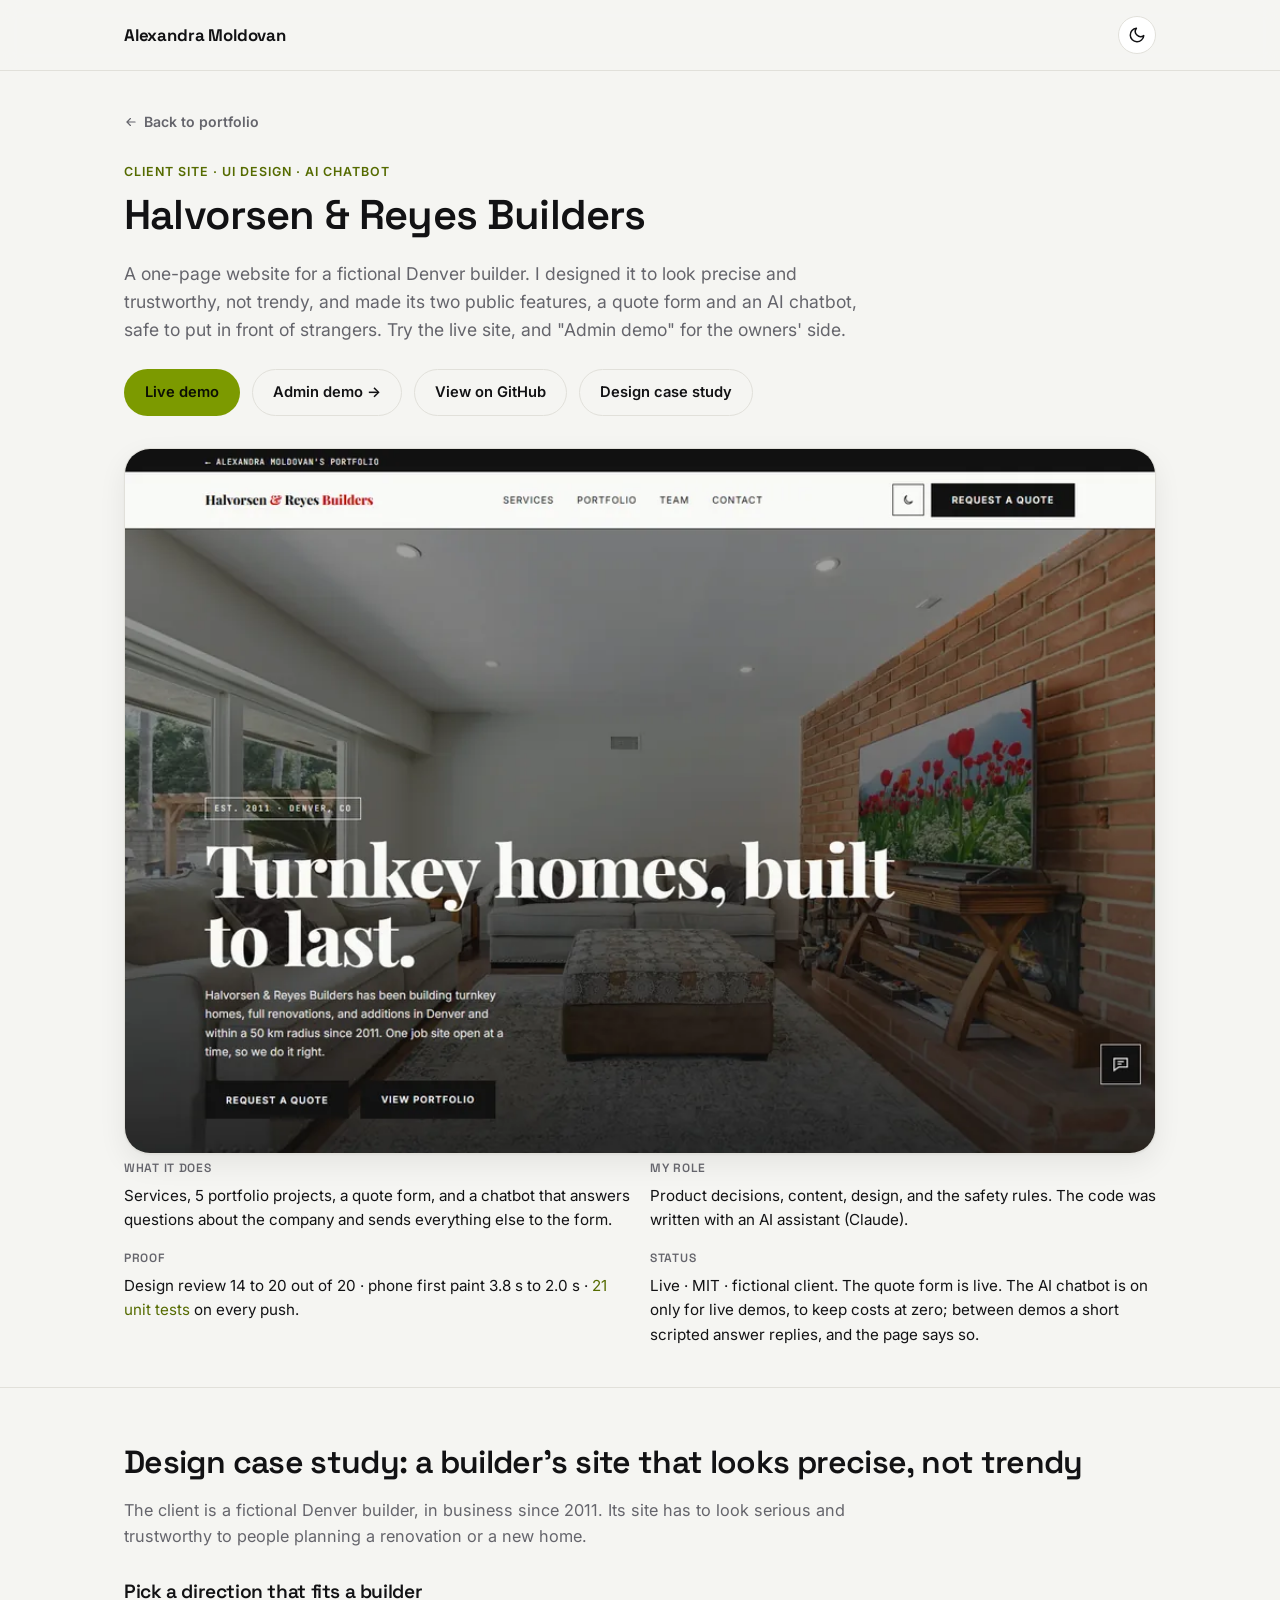
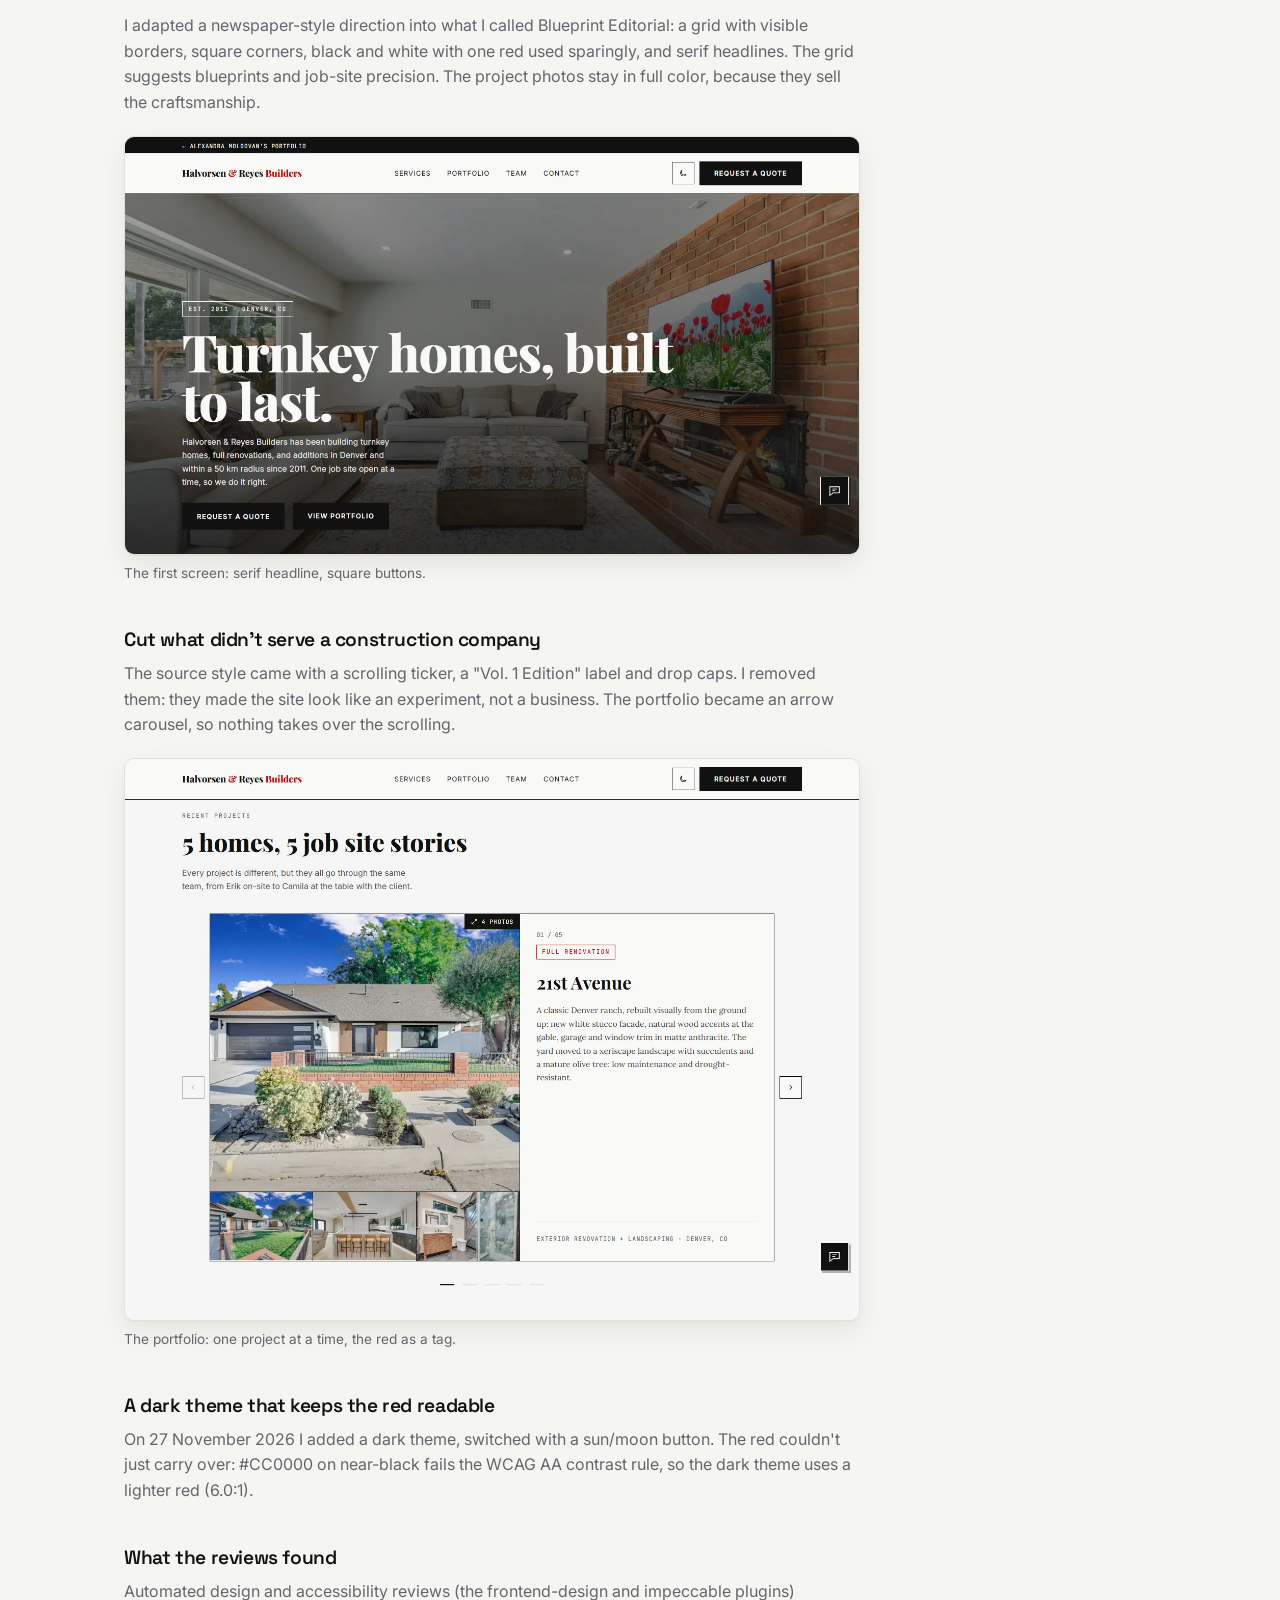
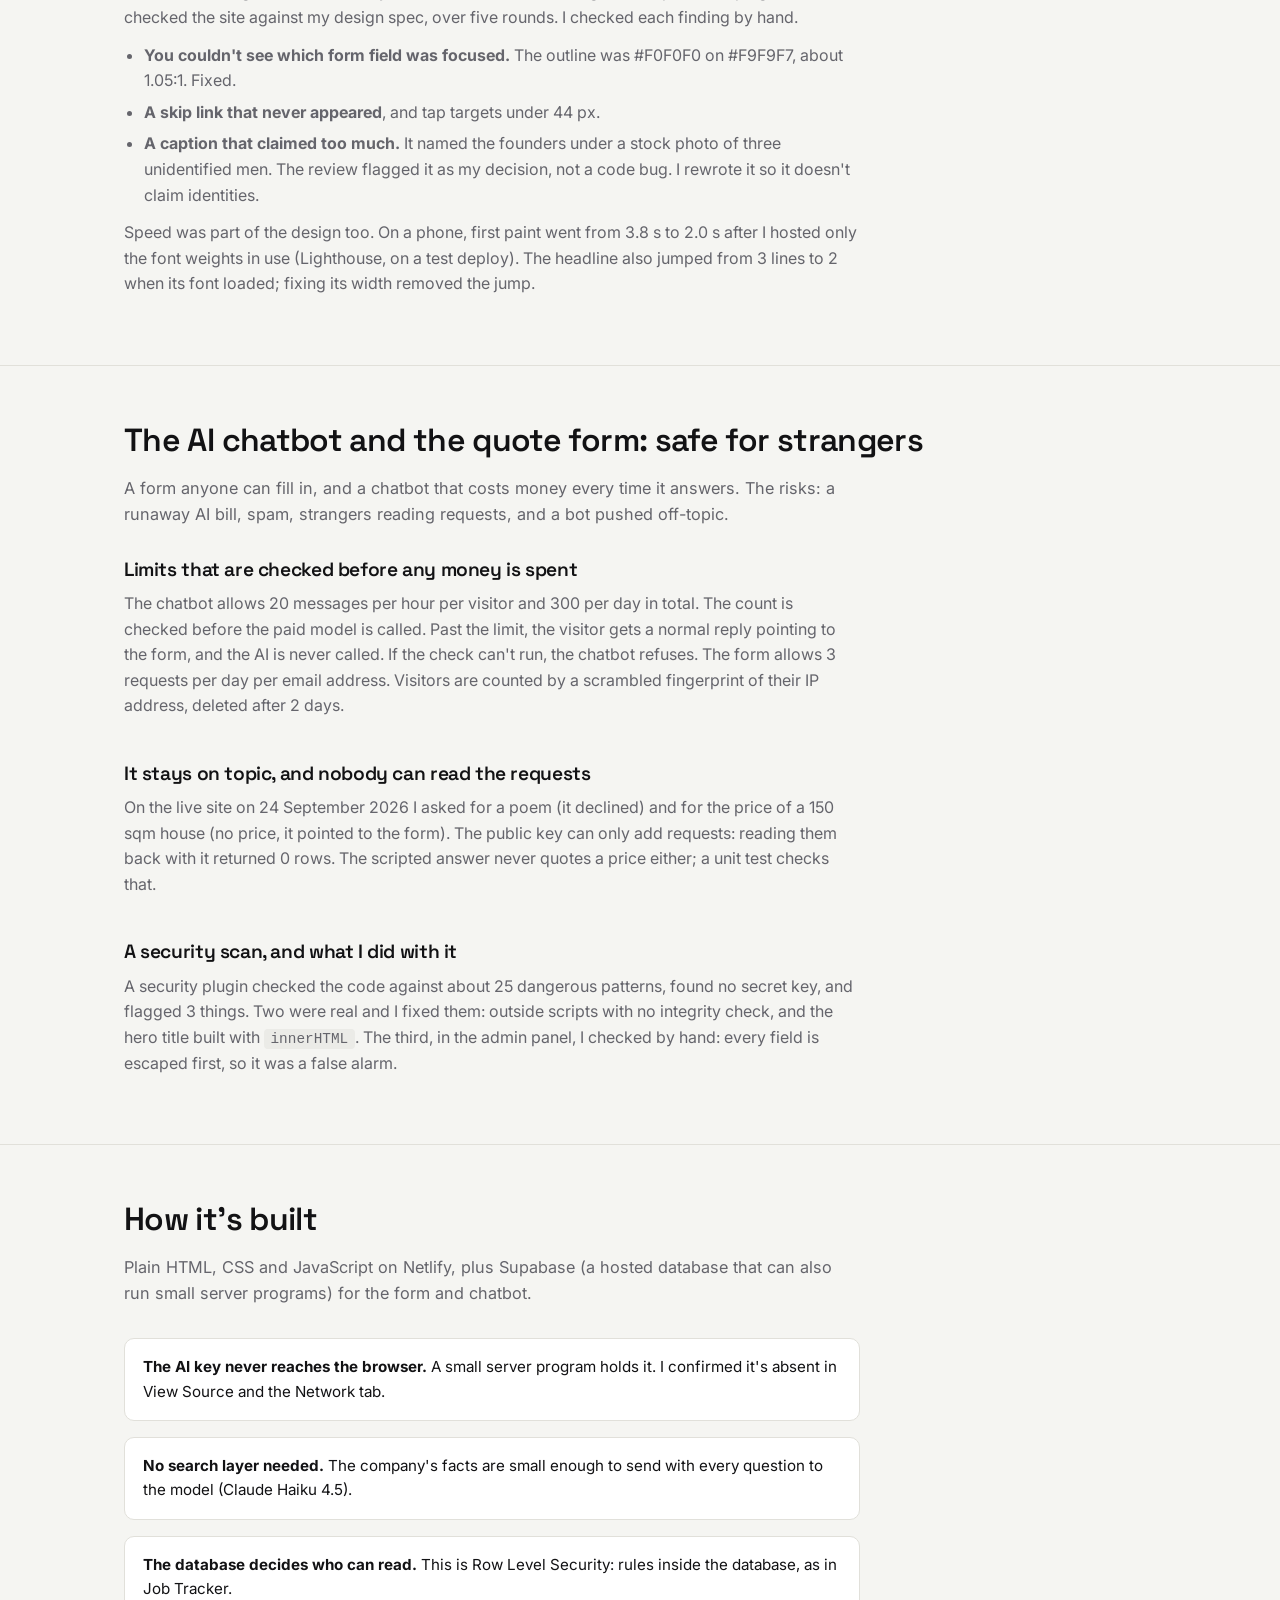
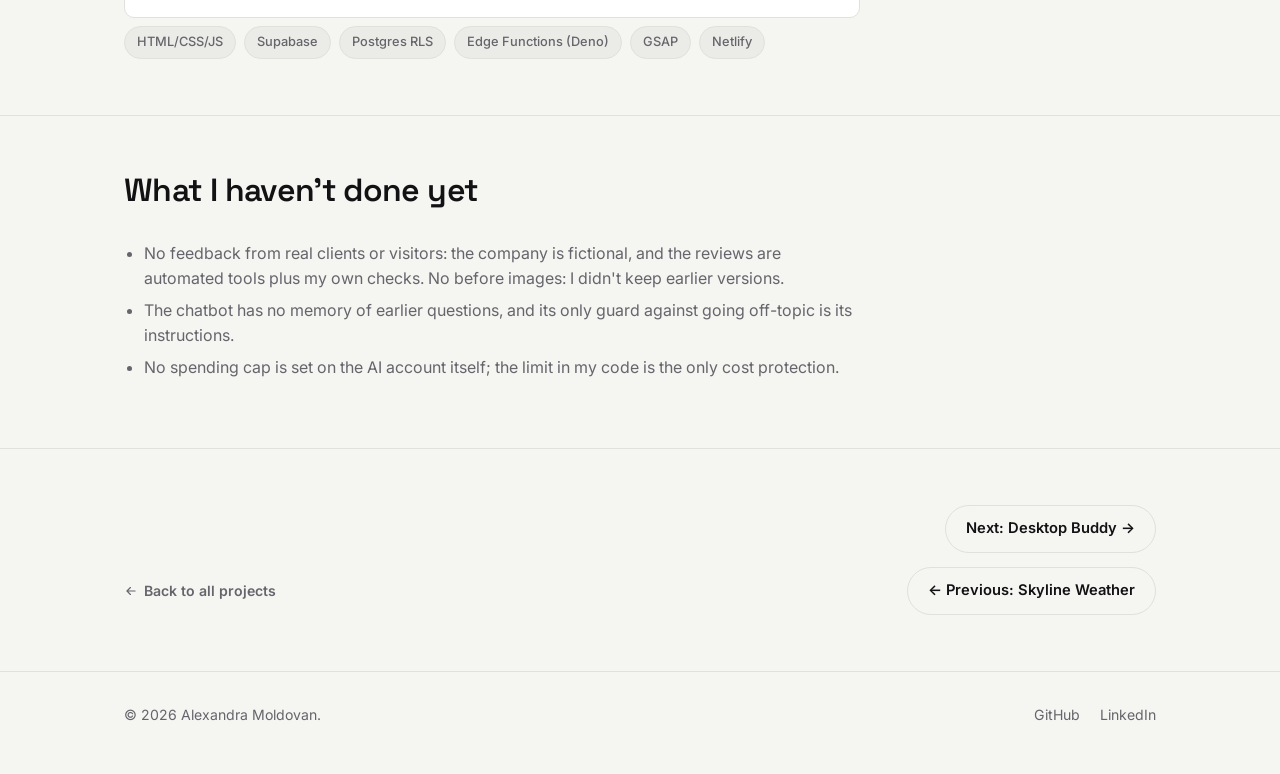
<file: projects/halvorsen-reyes-builders.html>
<!doctype html>
<html lang="en">
<head>
<meta charset="UTF-8">
<meta name="viewport" content="width=device-width, initial-scale=1.0">
<title>Halvorsen &amp; Reyes Builders - Alexandra Moldovan</title>
<meta name="description" content="A website for a fictional construction company: a design that looks precise, not trendy, plus a quote form and an AI chatbot made safe for strangers.">
<meta property="og:type" content="website">
<meta property="og:site_name" content="Alexandra Moldovan - Portfolio">
<meta property="og:url" content="https://alexandra-moldovan.netlify.app/projects/halvorsen-reyes-builders.html">
<meta property="og:title" content="Halvorsen &amp; Reyes Builders - Alexandra Moldovan">
<meta property="og:description" content="A website for a fictional construction company: a design that looks precise, not trendy, plus a quote form and an AI chatbot made safe for strangers.">
<meta property="og:image" content="https://halvorsen-reyes-builders-655f70.netlify.app/images/og-cover.jpg">
<meta property="og:image:width" content="1200">
<meta property="og:image:height" content="630">
<meta name="twitter:card" content="summary_large_image">
<meta name="twitter:title" content="Halvorsen &amp; Reyes Builders - Alexandra Moldovan">
<meta name="twitter:description" content="A website for a fictional construction company: a design that looks precise, not trendy, plus a quote form and an AI chatbot made safe for strangers.">
<meta name="twitter:image" content="https://halvorsen-reyes-builders-655f70.netlify.app/images/og-cover.jpg">
<link rel="canonical" href="https://alexandra-moldovan.netlify.app/projects/halvorsen-reyes-builders.html">

<script src="../theme-init.js"></script>
<link rel="stylesheet" href="../styles.css">
<link rel="icon" href="../favicon.svg" type="image/svg+xml">
</head>
<body>

<header class="site-header">
  <div class="wrap">
    <a href="../index.html" class="brand">Alexandra Moldovan</a>
    <div class="header-actions">
      <button class="theme-toggle" type="button" aria-label="Toggle dark mode">
        <svg class="icon-moon" viewBox="0 0 24 24" fill="none" stroke="currentColor" stroke-width="2" stroke-linecap="round" stroke-linejoin="round"><path d="M21 12.79A9 9 0 1 1 11.21 3 7 7 0 0 0 21 12.79Z"/></svg>
        <svg class="icon-sun" viewBox="0 0 24 24" fill="none" stroke="currentColor" stroke-width="2" stroke-linecap="round" stroke-linejoin="round"><circle cx="12" cy="12" r="4"/><path d="M12 2v2M12 20v2M4.93 4.93l1.41 1.41M17.66 17.66l1.41 1.41M2 12h2M20 12h2M6.34 17.66l-1.41 1.41M19.07 4.93l-1.41 1.41"/></svg>
      </button>
    </div>
  </div>
</header>

<main>
  <section class="detail-hero">
    <div class="wrap">
      <a href="../index.html#portfolio" class="back-link"><svg viewBox="0 0 24 24" fill="none" stroke="currentColor" stroke-width="2" stroke-linecap="round"><path d="M19 12H5M11 18l-6-6 6-6"/></svg> Back to portfolio</a>
      <div class="eyebrow">Client site · UI design · AI chatbot</div>
      <h1>Halvorsen &amp; Reyes Builders</h1>
      <p class="detail-pitch">A one-page website for a fictional Denver builder. I designed it to look precise and trustworthy, not trendy, and made its two public features, a quote form and an AI chatbot, safe to put in front of strangers. Try the live site, and "Admin demo" for the owners' side.</p>
      <div class="detail-actions">
        <a href="https://halvorsen-reyes-builders-655f70.netlify.app/" class="btn btn-accent" target="_blank" rel="noopener">Live demo</a>
        <a href="https://halvorsen-reyes-builders-655f70.netlify.app/admin.html" class="btn btn-ghost" target="_blank" rel="noopener">Admin demo →</a>
        <a href="https://github.com/AlexandraMoldovan95/halvorsen-reyes-builders" class="btn btn-ghost" target="_blank" rel="noopener">View on GitHub</a>
        <a href="#case-study" class="btn btn-ghost">Design case study</a>
      </div>

      <div class="detail-media">
        <img class="shot-light" src="../images/halvorsen-reyes-builders.webp" width="960" height="656" loading="lazy" alt="The site's first screen by day: a serif headline, Turnkey homes, built to last, over a photo of a living room with a brick wall, and a Request a quote button">
        <img class="shot-dark" src="../images/halvorsen-reyes-builders-dark.webp" width="960" height="656" loading="lazy" alt="The site's first screen in the dark theme: the same headline over the same photo, with a near-black header and a light Request a quote button">
      </div>

      <div class="facts-grid">
        <div class="fact-block">
          <h2>What it does</h2>
          <p>Services, 5 portfolio projects, a quote form, and a chatbot that answers questions about the company and sends everything else to the form.</p>
        </div>
        <div class="fact-block">
          <h2>My role</h2>
          <p>Product decisions, content, design, and the safety rules. The code was written with an AI assistant (Claude).</p>
        </div>
        <div class="fact-block">
          <h2>Proof</h2>
          <p>Design review 14 to 20 out of 20 · phone first paint 3.8 s to 2.0 s · <a href="https://github.com/AlexandraMoldovan95/halvorsen-reyes-builders/blob/main/tests/logic.test.js" target="_blank" rel="noopener">21 unit tests</a> on every push.</p>
        </div>
        <div class="fact-block">
          <h2>Status</h2>
          <p>Live · MIT · fictional client. The quote form is live. The AI chatbot is on only for live demos, to keep costs at zero; between demos a short scripted answer replies, and the page says so.</p>
        </div>
      </div>
    </div>
  </section>

  <section class="case-study" id="case-study">
    <div class="wrap">
      <div class="section-head">
        <h2>Design case study: a builder's site that looks precise, not trendy</h2>
        <p>
          The client is a fictional Denver builder, in business since 2011. Its site has to look
          serious and trustworthy to people planning a renovation or a new home.
        </p>
      </div>

      <div class="case-step">
        <h3>Pick a direction that fits a builder</h3>
        <p>
          I adapted a newspaper-style direction into what I called Blueprint Editorial: a grid with
          visible borders, square corners, black and white with one red used sparingly, and serif
          headlines. The grid suggests blueprints and job-site precision. The project photos stay
          in full color, because they sell the craftsmanship.
        </p>
        <figure class="case-figure">
          <img class="shot-light" src="../images/halvorsen-case/hero.webp" width="1440" height="820" loading="lazy"
               alt="The site's first screen: a large white serif headline, Turnkey homes, built to last, over a photo of a renovated living room, with two square buttons">
          <img class="shot-dark" src="../images/halvorsen-case/hero-dark.webp" width="1440" height="820" loading="lazy"
               alt="The site's first screen in the dark theme: a large white serif headline, Turnkey homes, built to last, over a photo of a renovated living room, with two square buttons">
          <figcaption>The first screen: serif headline, square buttons.</figcaption>
        </figure>
      </div>

      <div class="case-step">
        <h3>Cut what didn't serve a construction company</h3>
        <p>
          The source style came with a scrolling ticker, a "Vol. 1 Edition" label and drop caps.
          I removed them: they made the site look like an experiment, not a business. The
          portfolio became an arrow carousel, so nothing takes over the scrolling.
        </p>
        <figure class="case-figure">
          <img class="shot-light" src="../images/halvorsen-case/portfolio.webp" width="1440" height="1100" loading="lazy"
               alt="The portfolio section: one project at a time in a bordered box, a large color photo with thumbnails, a red outlined tag, and arrow buttons on both sides">
          <img class="shot-dark" src="../images/halvorsen-case/portfolio-dark.webp" width="1440" height="1100" loading="lazy"
               alt="The portfolio section in the dark theme: one project at a time in a bordered box, a large color photo with thumbnails, a red outlined tag, and arrow buttons on both sides">
          <figcaption>The portfolio: one project at a time, the red as a tag.</figcaption>
        </figure>
      </div>

      <div class="case-step">
        <h3>A dark theme that keeps the red readable</h3>
        <p>
          On 27 November 2026 I added a dark theme, switched with a sun/moon button. The red
          couldn't just carry over: #CC0000 on near-black fails the WCAG AA contrast rule, so the
          dark theme uses a lighter red (6.0:1).
        </p>
      </div>

      <div class="case-step">
        <h3>What the reviews found</h3>
        <p>
          Automated design and accessibility reviews (the frontend-design and impeccable plugins)
          checked the site against my design spec, over five rounds. I checked each finding by hand.
        </p>
        <ul class="case-list">
          <li><strong>You couldn't see which form field was focused.</strong> The outline was #F0F0F0 on #F9F9F7, about 1.05:1. Fixed.</li>
          <li><strong>A skip link that never appeared</strong>, and tap targets under 44 px.</li>
          <li><strong>A caption that claimed too much.</strong> It named the founders under a stock photo of three unidentified men. The review flagged it as my decision, not a code bug. I rewrote it so it doesn't claim identities.</li>
        </ul>
        <p>
          Speed was part of the design too. On a phone, first paint went from 3.8 s to 2.0 s after I
          hosted only the font weights in use (Lighthouse, on a test deploy). The headline also
          jumped from 3 lines to 2 when its font loaded; fixing its width removed the jump.
        </p>
      </div>
    </div>
  </section>

  <section class="case-study" id="chatbot">
    <div class="wrap">
      <div class="section-head">
        <h2>The AI chatbot and the quote form: safe for strangers</h2>
        <p>
          A form anyone can fill in, and a chatbot that costs money every time it answers. The
          risks: a runaway AI bill, spam, strangers reading requests, and a bot pushed off-topic.
        </p>
      </div>

      <div class="case-step">
        <h3>Limits that are checked before any money is spent</h3>
        <p>
          The chatbot allows 20 messages per hour per visitor and 300 per day in total. The count
          is checked before the paid model is called. Past the limit, the visitor gets a normal
          reply pointing to the form, and the AI is never called. If the check can't run, the
          chatbot refuses. The form allows 3 requests per day per email address. Visitors are
          counted by a scrambled fingerprint of their IP address, deleted after 2 days.
        </p>
      </div>

      <div class="case-step">
        <h3>It stays on topic, and nobody can read the requests</h3>
        <p>
          On the live site on 24 September 2026 I asked for a poem (it declined) and for the price
          of a 150 sqm house (no price, it pointed to the form). The public key can only add
          requests: reading them back with it returned 0 rows. The scripted answer never quotes a
          price either; a unit test checks that.
        </p>
      </div>

      <div class="case-step">
        <h3>A security scan, and what I did with it</h3>
        <p>
          A security plugin checked the code against about 25 dangerous patterns, found no secret key, and flagged 3 things. Two were
          real and I fixed them: outside scripts with no integrity check, and the hero title built
          with <code>innerHTML</code>. The third, in the admin panel, I checked by hand: every
          field is escaped first, so it was a false alarm.
        </p>
      </div>
    </div>
  </section>

  <section>
    <div class="wrap">
      <div class="section-head">
        <h2>How it's built</h2>
        <p>
          Plain HTML, CSS and JavaScript on Netlify, plus Supabase (a hosted database that can
          also run small server programs) for the form and chatbot.
        </p>
      </div>
      <ul class="highlight-list">
        <li><strong>The AI key never reaches the browser.</strong> A small server program holds it. I confirmed it's absent in View Source and the Network tab.</li>
        <li><strong>No search layer needed.</strong> The company's facts are small enough to send with every question to the model (Claude Haiku 4.5).</li>
        <li><strong>The database decides who can read.</strong> This is Row Level Security: rules inside the database, as in Job Tracker.</li>
      </ul>
      <div class="stack-row">
        <span class="chip">HTML/CSS/JS</span>
        <span class="chip">Supabase</span>
        <span class="chip">Postgres RLS</span>
        <span class="chip">Edge Functions (Deno)</span>
        <span class="chip">GSAP</span>
        <span class="chip">Netlify</span>
      </div>
    </div>
  </section>

  <section>
    <div class="wrap">
      <div class="section-head"><h2>What I haven't done yet</h2></div>
      <ul class="case-list">
        <li>No feedback from real clients or visitors: the company is fictional, and the reviews are automated tools plus my own checks. No before images: I didn't keep earlier versions.</li>
        <li>The chatbot has no memory of earlier questions, and its only guard against going off-topic is its instructions.</li>
        <li>No spending cap is set on the AI account itself; the limit in my code is the only cost protection.</li>
      </ul>
    </div>
  </section>

  <section>
    <div class="wrap">
      <div class="continue-row">
        <a href="desktop-buddy.html" class="btn btn-ghost">Next: Desktop Buddy →</a>
      </div>
      <div class="next-project">
        <a href="../index.html#portfolio" class="back-link" style="margin:0;"><svg viewBox="0 0 24 24" fill="none" stroke="currentColor" stroke-width="2" stroke-linecap="round"><path d="M19 12H5M11 18l-6-6 6-6"/></svg> Back to all projects</a>
        <a href="skyline-weather.html" class="btn btn-ghost">← Previous: Skyline Weather</a>
      </div>
    </div>
  </section>
</main>

<footer class="site-footer">
  <div class="wrap">
    <span>&copy; 2026 Alexandra Moldovan.</span>
    <div class="footer-links">
      <a href="https://github.com/AlexandraMoldovan95" target="_blank" rel="noopener">GitHub</a>
      <a href="https://www.linkedin.com/in/alexandra-moldovan-528152102/" target="_blank" rel="noopener">LinkedIn</a>
    </div>
  </div>
</footer>

<button type="button" class="to-top" id="toTop" aria-label="Back to top" title="Back to top">
  <svg viewBox="0 0 24 24" fill="none" stroke="currentColor" stroke-width="2" stroke-linecap="round" stroke-linejoin="round" aria-hidden="true"><path d="M12 19V5M5 12l7-7 7 7"/></svg>
</button>

<script src="../script.js"></script>
</body>
</html>
</file>
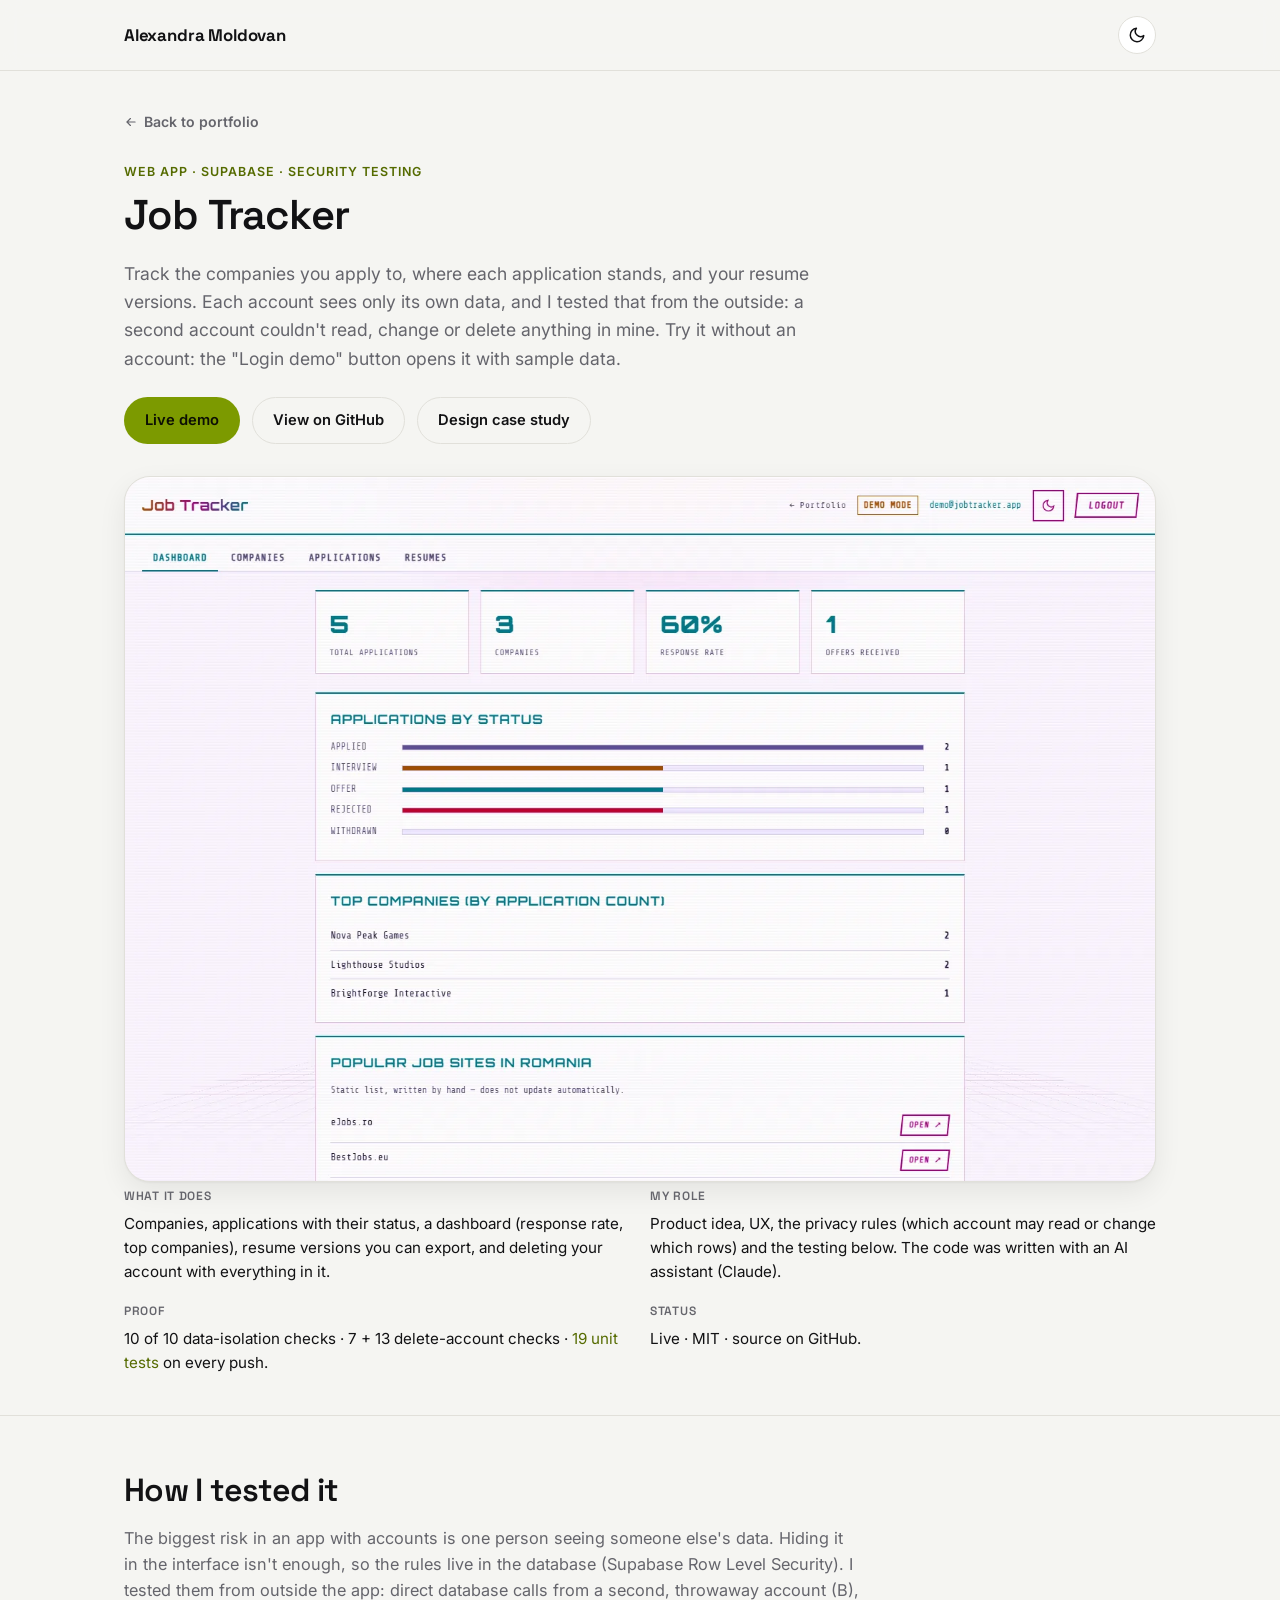
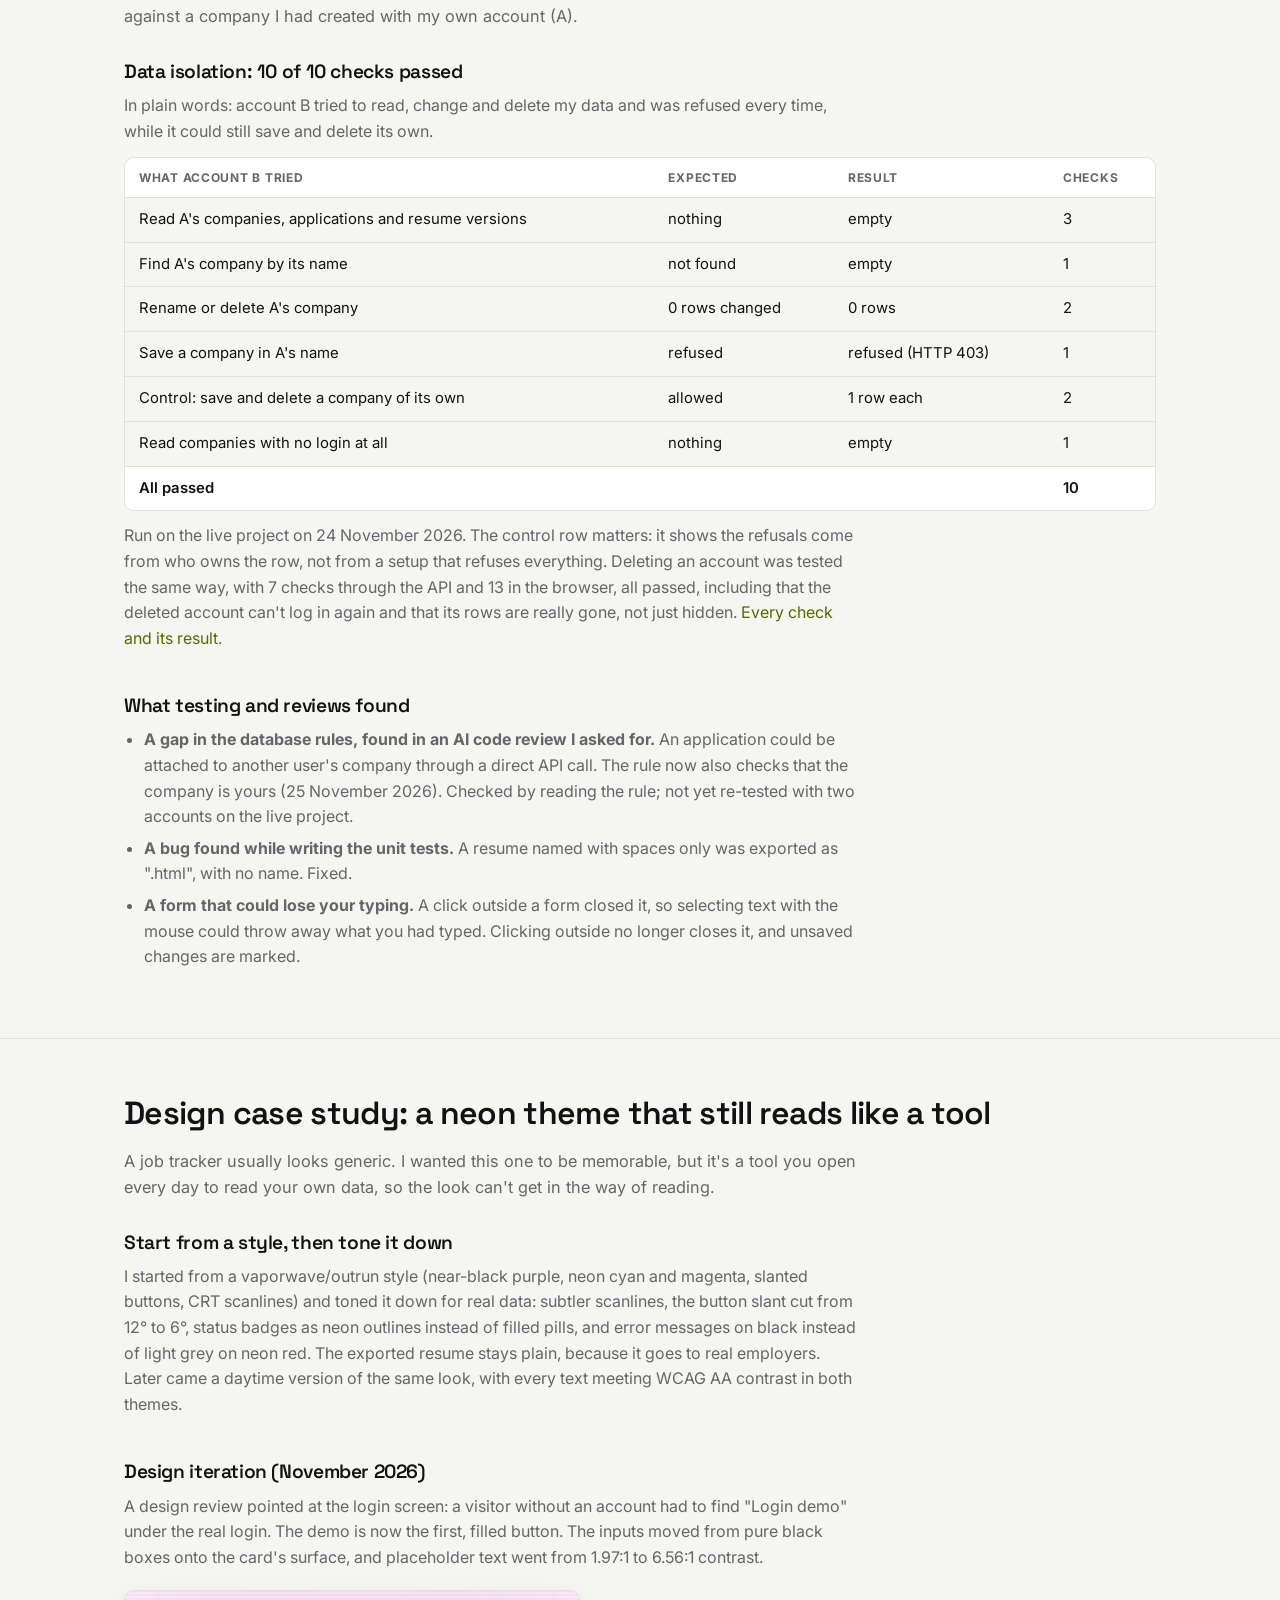
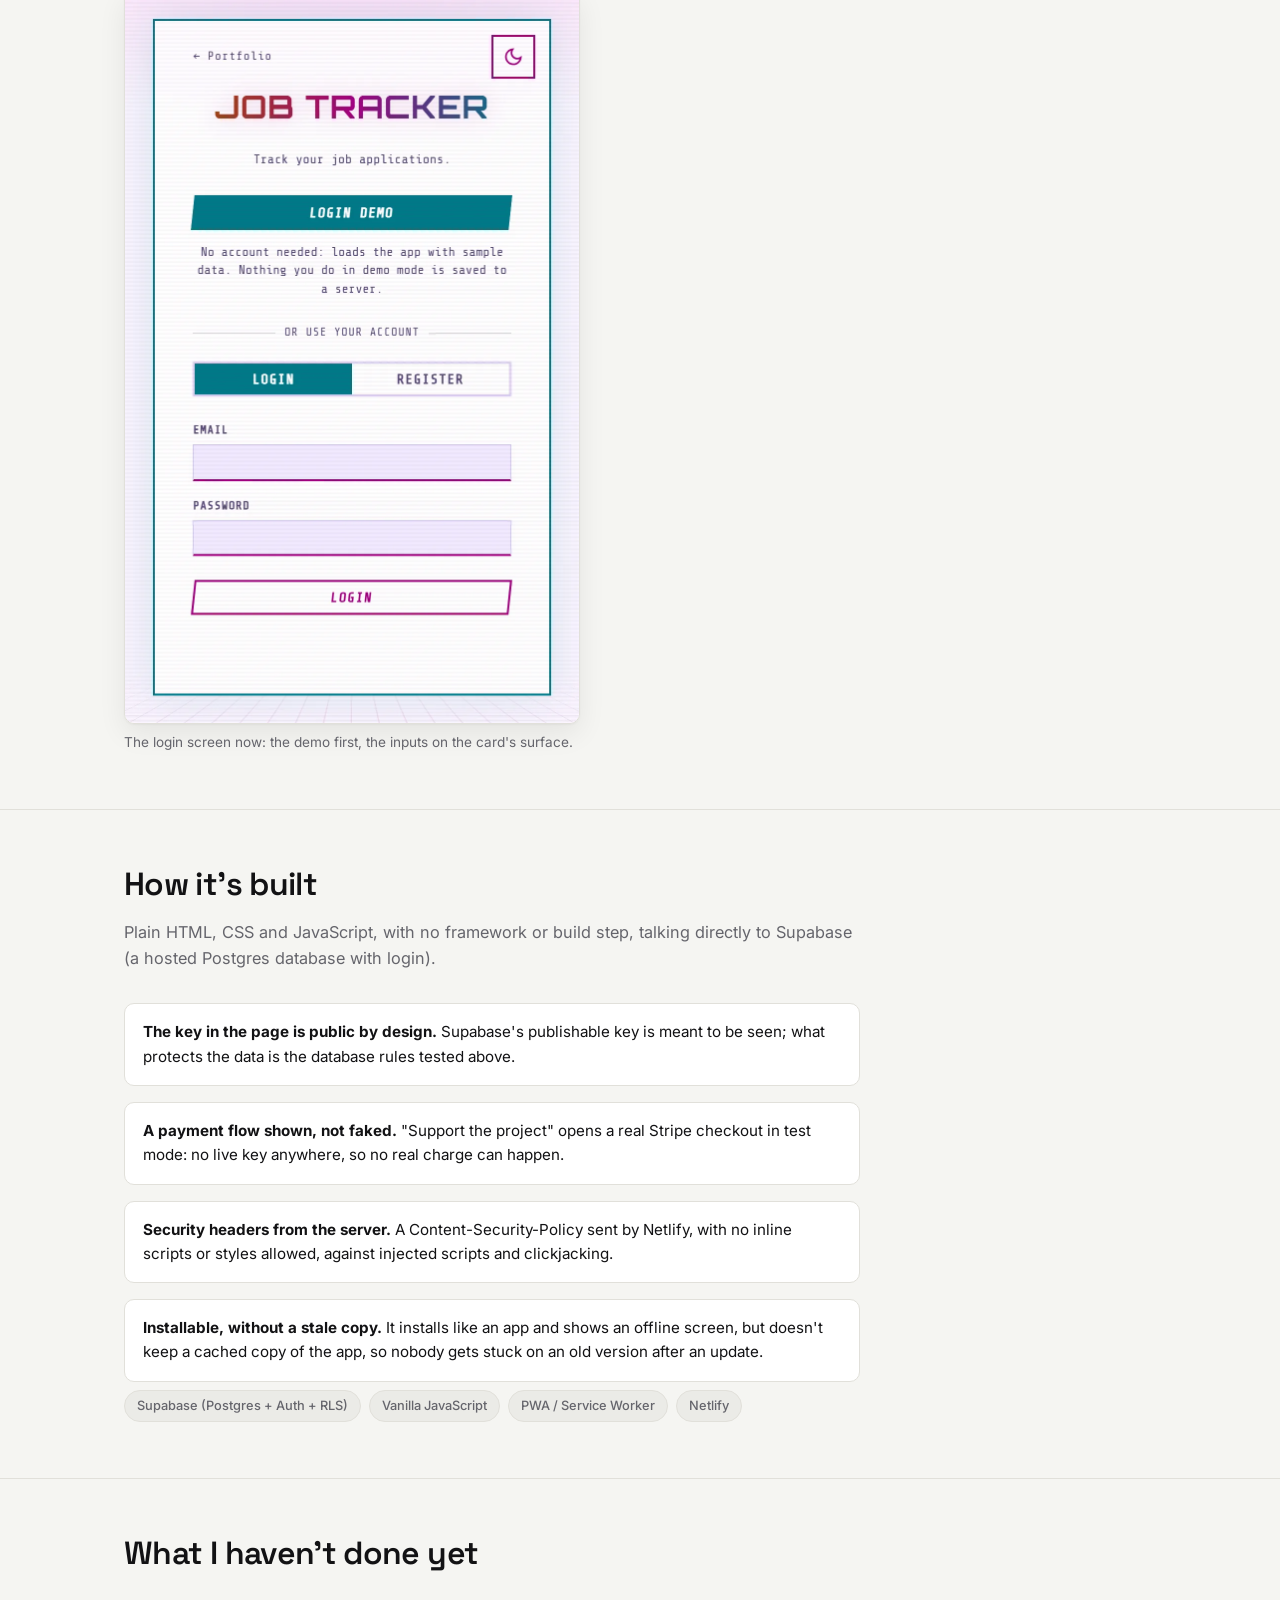
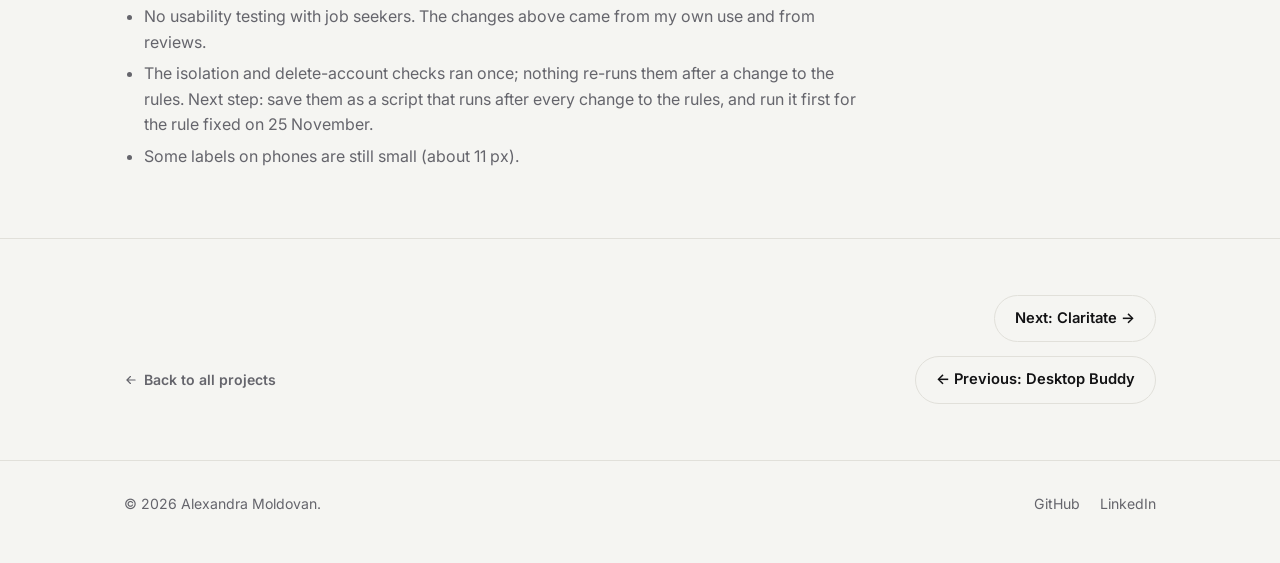
<file: projects/job-tracker.html>
<!doctype html>
<html lang="en">
<head>
<meta charset="UTF-8">
<meta name="viewport" content="width=device-width, initial-scale=1.0">
<title>Job Tracker - Alexandra Moldovan</title>
<meta name="description" content="A job application tracker where each account sees only its own data, tested from a second account: 10 of 10 isolation checks passed.">
<meta property="og:type" content="website">
<meta property="og:site_name" content="Alexandra Moldovan - Portfolio">
<meta property="og:url" content="https://alexandra-moldovan.netlify.app/projects/job-tracker.html">
<meta property="og:title" content="Job Tracker - Alexandra Moldovan">
<meta property="og:description" content="A job application tracker where each account sees only its own data, tested from a second account: 10 of 10 isolation checks passed.">
<meta property="og:image" content="https://job-tracker-69cc42.netlify.app/og-cover.jpg">
<meta property="og:image:width" content="1200">
<meta property="og:image:height" content="630">
<meta name="twitter:card" content="summary_large_image">
<meta name="twitter:title" content="Job Tracker - Alexandra Moldovan">
<meta name="twitter:description" content="A job application tracker where each account sees only its own data, tested from a second account: 10 of 10 isolation checks passed.">
<meta name="twitter:image" content="https://job-tracker-69cc42.netlify.app/og-cover.jpg">
<link rel="canonical" href="https://alexandra-moldovan.netlify.app/projects/job-tracker.html">

<script src="../theme-init.js"></script>
<link rel="stylesheet" href="../styles.css">
<link rel="icon" href="../favicon.svg" type="image/svg+xml">
</head>
<body>

<header class="site-header">
  <div class="wrap">
    <a href="../index.html" class="brand">Alexandra Moldovan</a>
    <div class="header-actions">
      <button class="theme-toggle" type="button" aria-label="Toggle dark mode">
        <svg class="icon-moon" viewBox="0 0 24 24" fill="none" stroke="currentColor" stroke-width="2" stroke-linecap="round" stroke-linejoin="round"><path d="M21 12.79A9 9 0 1 1 11.21 3 7 7 0 0 0 21 12.79Z"/></svg>
        <svg class="icon-sun" viewBox="0 0 24 24" fill="none" stroke="currentColor" stroke-width="2" stroke-linecap="round" stroke-linejoin="round"><circle cx="12" cy="12" r="4"/><path d="M12 2v2M12 20v2M4.93 4.93l1.41 1.41M17.66 17.66l1.41 1.41M2 12h2M20 12h2M6.34 17.66l-1.41 1.41M19.07 4.93l-1.41 1.41"/></svg>
      </button>
    </div>
  </div>
</header>

<main>
  <section class="detail-hero">
    <div class="wrap">
      <a href="../index.html#portfolio" class="back-link"><svg viewBox="0 0 24 24" fill="none" stroke="currentColor" stroke-width="2" stroke-linecap="round"><path d="M19 12H5M11 18l-6-6 6-6"/></svg> Back to portfolio</a>
      <div class="eyebrow">Web app · Supabase · Security testing</div>
      <h1>Job Tracker</h1>
      <p class="detail-pitch">Track the companies you apply to, where each application stands, and your resume versions. Each account sees only its own data, and I tested that from the outside: a second account couldn't read, change or delete anything in mine. Try it without an account: the "Login demo" button opens it with sample data.</p>
      <div class="detail-actions">
        <a href="https://job-tracker-69cc42.netlify.app/" class="btn btn-accent" target="_blank" rel="noopener">Live demo</a>
        <a href="https://github.com/AlexandraMoldovan95/job-tracker" class="btn btn-ghost" target="_blank" rel="noopener">View on GitHub</a>
        <a href="#case-study" class="btn btn-ghost">Design case study</a>
      </div>

      <div class="detail-media">
        <img class="shot-light" src="../images/job-tracker.webp" width="1440" height="984" loading="lazy" alt="Job Tracker's dashboard by day, in demo mode: total applications, response rate, applications by status and the top companies">
        <img class="shot-dark" src="../images/job-tracker-dark.webp" width="1440" height="984" loading="lazy" alt="Job Tracker's dashboard at night, in demo mode: total applications, response rate, applications by status and the top companies, in neon on near-black purple">
      </div>

      <div class="facts-grid">
        <div class="fact-block">
          <h2>What it does</h2>
          <p>Companies, applications with their status, a dashboard (response rate, top companies), resume versions you can export, and deleting your account with everything in it.</p>
        </div>
        <div class="fact-block">
          <h2>My role</h2>
          <p>Product idea, UX, the privacy rules (which account may read or change which rows) and the testing below. The code was written with an AI assistant (Claude).</p>
        </div>
        <div class="fact-block">
          <h2>Proof</h2>
          <p>10 of 10 data-isolation checks · 7 + 13 delete-account checks · <a href="https://github.com/AlexandraMoldovan95/job-tracker/blob/main/tests/logic.test.js" target="_blank" rel="noopener">19 unit tests</a> on every push.</p>
        </div>
        <div class="fact-block">
          <h2>Status</h2>
          <p>Live · MIT · source on GitHub.</p>
        </div>
      </div>
    </div>
  </section>

  <section class="case-study" id="testing">
    <div class="wrap">
      <div class="section-head">
        <h2>How I tested it</h2>
        <p>
          The biggest risk in an app with accounts is one person seeing someone else's data. Hiding
          it in the interface isn't enough, so the rules live in the database (Supabase Row Level
          Security). I tested them from outside the app: direct database calls from a second,
          throwaway account (B), against a company I had created with my own account (A).
        </p>
      </div>

      <div class="case-step">
        <h3>Data isolation: 10 of 10 checks passed</h3>
        <p>
          In plain words: account B tried to read, change and delete my data and was refused every
          time, while it could still save and delete its own.
        </p>
        <div class="table-wrap">
          <table class="check-table">
            <thead>
              <tr><th scope="col">What account B tried</th><th scope="col">Expected</th><th scope="col">Result</th><th scope="col">Checks</th></tr>
            </thead>
            <tbody>
              <tr><td>Read A's companies, applications and resume versions</td><td>nothing</td><td>empty</td><td>3</td></tr>
              <tr><td>Find A's company by its name</td><td>not found</td><td>empty</td><td>1</td></tr>
              <tr><td>Rename or delete A's company</td><td>0 rows changed</td><td>0 rows</td><td>2</td></tr>
              <tr><td>Save a company in A's name</td><td>refused</td><td>refused (HTTP 403)</td><td>1</td></tr>
              <tr><td>Control: save and delete a company of its own</td><td>allowed</td><td>1 row each</td><td>2</td></tr>
              <tr><td>Read companies with no login at all</td><td>nothing</td><td>empty</td><td>1</td></tr>
            </tbody>
            <tfoot>
              <tr><td colspan="3">All passed</td><td>10</td></tr>
            </tfoot>
          </table>
        </div>
        <p>
          Run on the live project on 24 November 2026. The control row matters: it shows the
          refusals come from who owns the row, not from a setup that refuses everything. Deleting
          an account was tested the same way, with 7 checks through the API and 13 in the browser,
          all passed, including that the deleted account can't log in again and that its rows are
          really gone, not just hidden.
          <a href="https://github.com/AlexandraMoldovan95/job-tracker/blob/main/docs/security-checks.md" target="_blank" rel="noopener">Every check and its result</a>.
        </p>
      </div>

      <div class="case-step">
        <h3>What testing and reviews found</h3>
        <ul class="case-list">
          <li><strong>A gap in the database rules, found in an AI code review I asked for.</strong> An application could be attached to another user's company through a direct API call. The rule now also checks that the company is yours (25 November 2026). Checked by reading the rule; not yet re-tested with two accounts on the live project.</li>
          <li><strong>A bug found while writing the unit tests.</strong> A resume named with spaces only was exported as ".html", with no name. Fixed.</li>
          <li><strong>A form that could lose your typing.</strong> A click outside a form closed it, so selecting text with the mouse could throw away what you had typed. Clicking outside no longer closes it, and unsaved changes are marked.</li>
        </ul>
      </div>
    </div>
  </section>

  <section class="case-study" id="case-study">
    <div class="wrap">
      <div class="section-head">
        <h2>Design case study: a neon theme that still reads like a tool</h2>
        <p>
          A job tracker usually looks generic. I wanted this one to be memorable, but it's a tool you
          open every day to read your own data, so the look can't get in the way of reading.
        </p>
      </div>

      <div class="case-step">
        <h3>Start from a style, then tone it down</h3>
        <p>
          I started from a vaporwave/outrun style (near-black purple, neon cyan and magenta, slanted
          buttons, CRT scanlines) and toned it down for real data: subtler scanlines, the button
          slant cut from 12° to 6°, status badges as neon outlines instead of filled pills, and error
          messages on black instead of light grey on neon red. The exported resume stays plain,
          because it goes to real employers. Later came a daytime version of the same look, with
          every text meeting WCAG AA contrast in both themes.
        </p>
      </div>

      <div class="case-step">
        <h3>Design iteration (November 2026)</h3>
        <p>
          A design review pointed at the login screen: a visitor without an account had to find
          "Login demo" under the real login. The demo is now the first, filled button. The inputs
          moved from pure black boxes onto the card's surface, and placeholder text went from 1.97:1
          to 6.56:1 contrast.
        </p>
        <figure class="case-figure">
          <img class="shot-light" src="../images/job-tracker-case/login-after.webp" width="456" height="734" loading="lazy"
               alt="The login screen by day: a filled teal Login demo button first, then the real login with light input fields">
          <img class="shot-dark" src="../images/job-tracker-case/login-after-dark.webp" width="456" height="734" loading="lazy"
               alt="The login screen at night: a filled cyan Login demo button first, then the real login with purple input fields">
          <figcaption>The login screen now: the demo first, the inputs on the card's surface.</figcaption>
        </figure>
      </div>
    </div>
  </section>

  <section>
    <div class="wrap">
      <div class="section-head">
        <h2>How it's built</h2>
        <p>
          Plain HTML, CSS and JavaScript, with no framework or build step, talking directly to
          Supabase (a hosted Postgres database with login).
        </p>
      </div>
      <ul class="highlight-list">
        <li><strong>The key in the page is public by design.</strong> Supabase's publishable key is meant to be seen; what protects the data is the database rules tested above.</li>
        <li><strong>A payment flow shown, not faked.</strong> "Support the project" opens a real Stripe checkout in test mode: no live key anywhere, so no real charge can happen.</li>
        <li><strong>Security headers from the server.</strong> A Content-Security-Policy sent by Netlify, with no inline scripts or styles allowed, against injected scripts and clickjacking.</li>
        <li><strong>Installable, without a stale copy.</strong> It installs like an app and shows an offline screen, but doesn't keep a cached copy of the app, so nobody gets stuck on an old version after an update.</li>
      </ul>
      <div class="stack-row">
        <span class="chip">Supabase (Postgres + Auth + RLS)</span>
        <span class="chip">Vanilla JavaScript</span>
        <span class="chip">PWA / Service Worker</span>
        <span class="chip">Netlify</span>
      </div>
    </div>
  </section>

  <section>
    <div class="wrap">
      <div class="section-head"><h2>What I haven't done yet</h2></div>
      <ul class="case-list">
        <li>No usability testing with job seekers. The changes above came from my own use and from reviews.</li>
        <li>The isolation and delete-account checks ran once; nothing re-runs them after a change to the rules. Next step: save them as a script that runs after every change to the rules, and run it first for the rule fixed on 25 November.</li>
        <li>Some labels on phones are still small (about 11 px).</li>
      </ul>
    </div>
  </section>

  <section>
    <div class="wrap">
      <div class="continue-row">
        <a href="claritate.html" class="btn btn-ghost">Next: Claritate →</a>
      </div>
      <div class="next-project">
        <a href="../index.html#portfolio" class="back-link" style="margin:0;"><svg viewBox="0 0 24 24" fill="none" stroke="currentColor" stroke-width="2" stroke-linecap="round"><path d="M19 12H5M11 18l-6-6 6-6"/></svg> Back to all projects</a>
        <a href="desktop-buddy.html" class="btn btn-ghost">← Previous: Desktop Buddy</a>
      </div>
    </div>
  </section>
</main>

<footer class="site-footer">
  <div class="wrap">
    <span>&copy; 2026 Alexandra Moldovan.</span>
    <div class="footer-links">
      <a href="https://github.com/AlexandraMoldovan95" target="_blank" rel="noopener">GitHub</a>
      <a href="https://www.linkedin.com/in/alexandra-moldovan-528152102/" target="_blank" rel="noopener">LinkedIn</a>
    </div>
  </div>
</footer>

<button type="button" class="to-top" id="toTop" aria-label="Back to top" title="Back to top">
  <svg viewBox="0 0 24 24" fill="none" stroke="currentColor" stroke-width="2" stroke-linecap="round" stroke-linejoin="round" aria-hidden="true"><path d="M12 19V5M5 12l7-7 7 7"/></svg>
</button>

<script src="../script.js"></script>
</body>
</html>
</file>
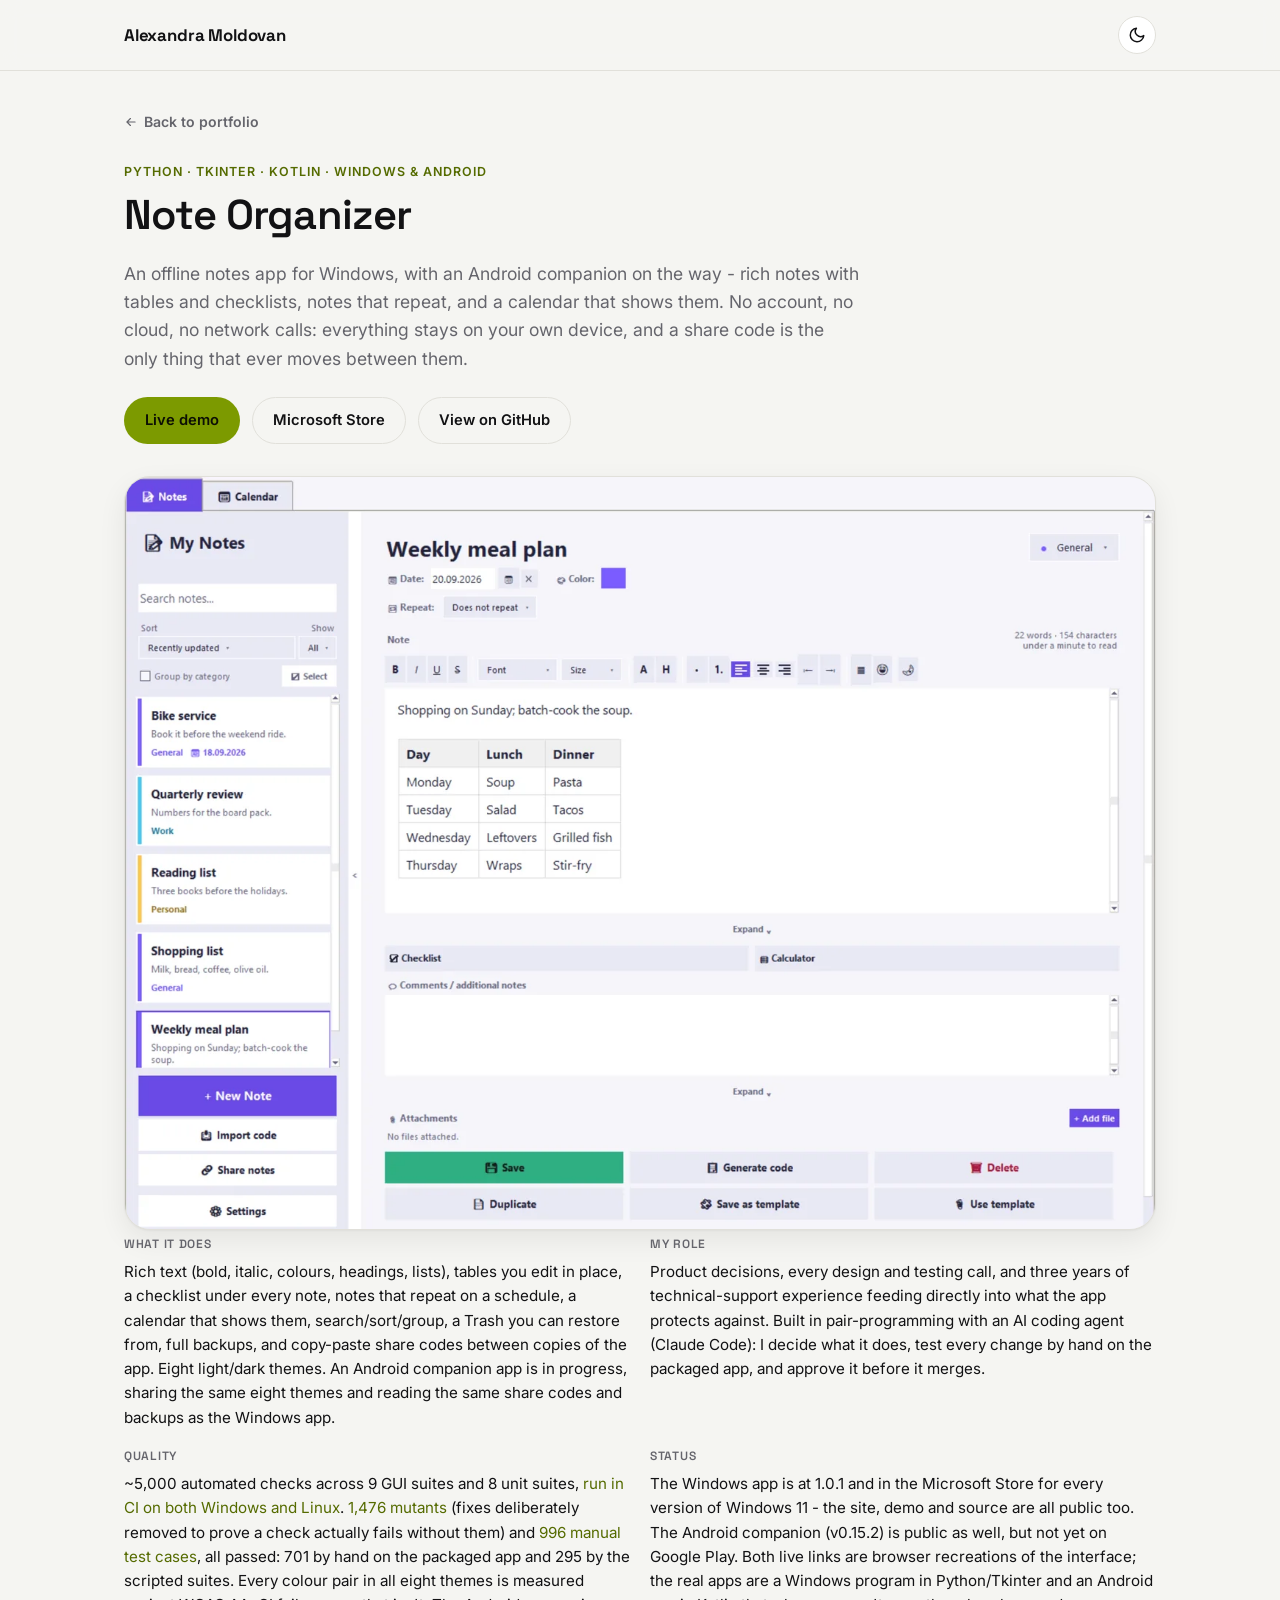
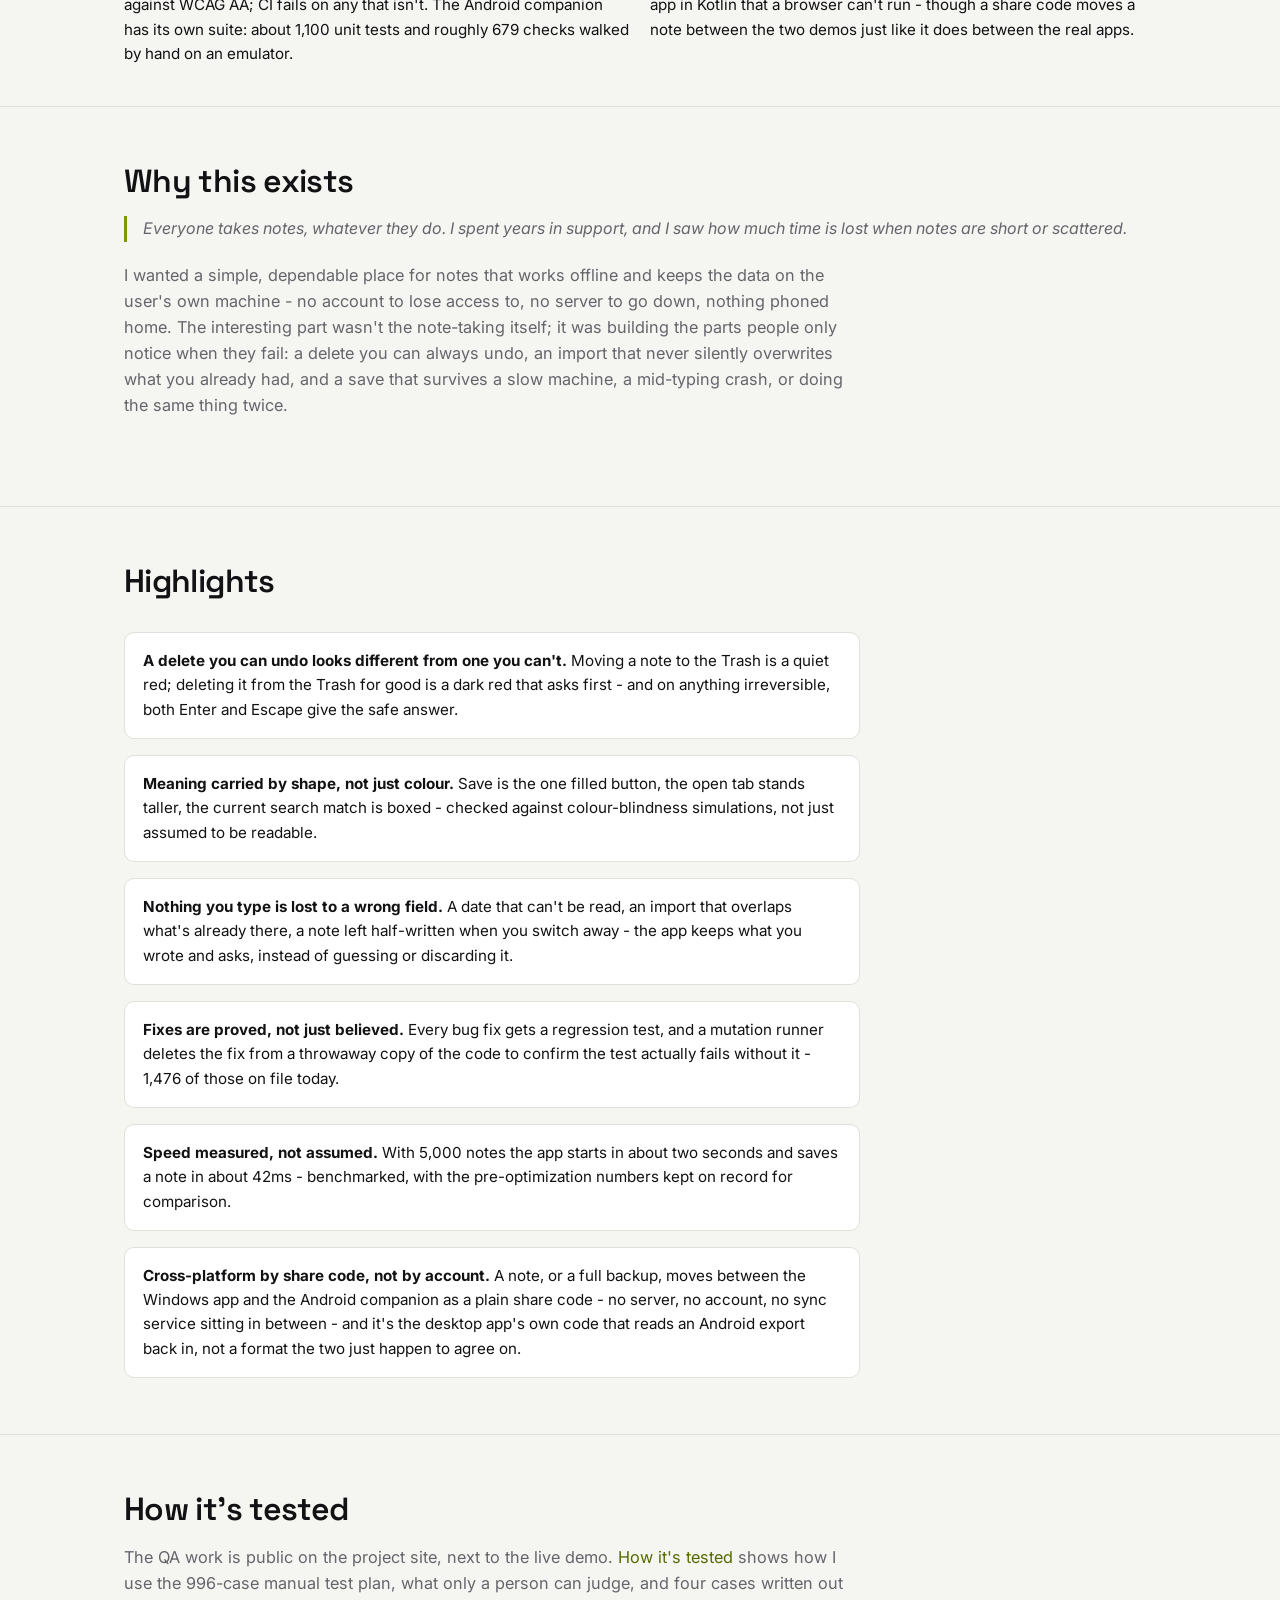
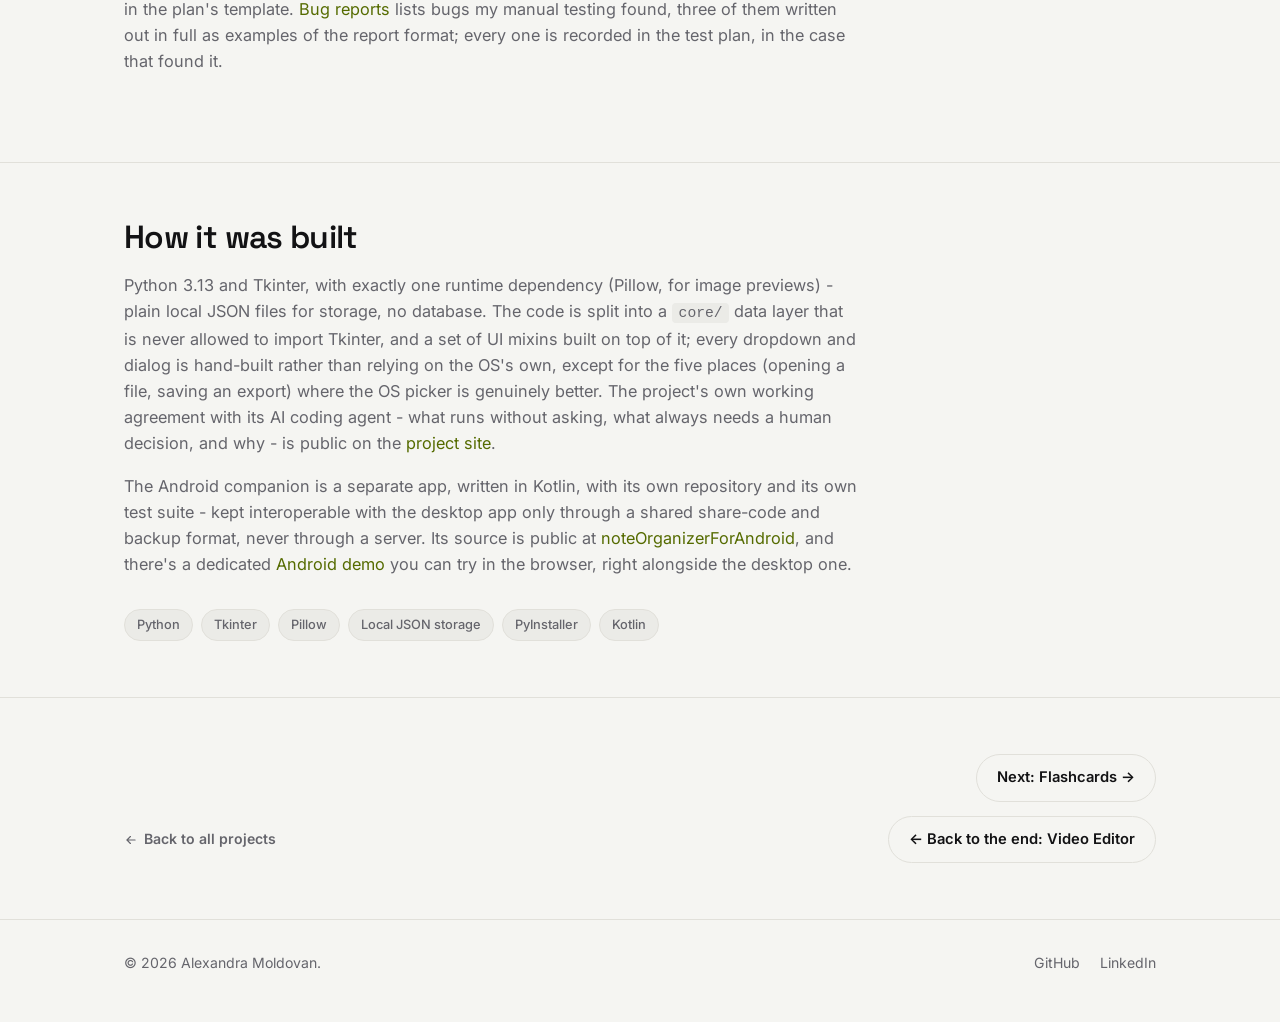
<file: projects/note-organizer.html>
<!doctype html>
<html lang="en">
<head>
<meta charset="UTF-8">
<meta name="viewport" content="width=device-width, initial-scale=1.0">
<title>Note Organizer - Alexandra Moldovan</title>
<meta name="description" content="An offline notes app for Windows (Python/Tkinter) with an Android companion (Kotlin) - rich notes, tables, calendar.">
<meta property="og:type" content="website">
<meta property="og:site_name" content="Alexandra Moldovan - Portfolio">
<meta property="og:url" content="https://alexandra-moldovan.netlify.app/projects/note-organizer.html">
<meta property="og:title" content="Note Organizer - Alexandra Moldovan">
<meta property="og:description" content="An offline notes app for Windows (Python/Tkinter) with an Android companion (Kotlin) - rich notes, tables, calendar.">
<meta property="og:image" content="https://note-organizer-8f7772.netlify.app/img/social-card.png">
<meta property="og:image:width" content="1200">
<meta property="og:image:height" content="630">
<meta name="twitter:card" content="summary_large_image">
<meta name="twitter:title" content="Note Organizer - Alexandra Moldovan">
<meta name="twitter:description" content="An offline notes app for Windows (Python/Tkinter) with an Android companion (Kotlin) - rich notes, tables, calendar.">
<meta name="twitter:image" content="https://note-organizer-8f7772.netlify.app/img/social-card.png">
<link rel="canonical" href="https://alexandra-moldovan.netlify.app/projects/note-organizer.html">

<script src="../theme-init.js"></script>
<link rel="stylesheet" href="../styles.css">
<link rel="icon" href="../favicon.svg" type="image/svg+xml">
</head>
<body>

<header class="site-header">
  <div class="wrap">
    <a href="../index.html" class="brand">Alexandra Moldovan</a>
    <div class="header-actions">
      <button class="theme-toggle" type="button" aria-label="Toggle dark mode">
        <svg class="icon-moon" viewBox="0 0 24 24" fill="none" stroke="currentColor" stroke-width="2" stroke-linecap="round" stroke-linejoin="round"><path d="M21 12.79A9 9 0 1 1 11.21 3 7 7 0 0 0 21 12.79Z"/></svg>
        <svg class="icon-sun" viewBox="0 0 24 24" fill="none" stroke="currentColor" stroke-width="2" stroke-linecap="round" stroke-linejoin="round"><circle cx="12" cy="12" r="4"/><path d="M12 2v2M12 20v2M4.93 4.93l1.41 1.41M17.66 17.66l1.41 1.41M2 12h2M20 12h2M6.34 17.66l-1.41 1.41M19.07 4.93l-1.41 1.41"/></svg>
      </button>
    </div>
  </div>
</header>

<main>
  <section class="detail-hero">
    <div class="wrap">
      <a href="../index.html#portfolio" class="back-link"><svg viewBox="0 0 24 24" fill="none" stroke="currentColor" stroke-width="2" stroke-linecap="round"><path d="M19 12H5M11 18l-6-6 6-6"/></svg> Back to portfolio</a>
      <div class="eyebrow">Python · Tkinter · Kotlin · Windows &amp; Android</div>
      <h1>Note Organizer</h1>
      <p class="detail-pitch">An offline notes app for Windows, with an Android companion on the way - rich notes with tables and checklists, notes that repeat, and a calendar that shows them. No account, no cloud, no network calls: everything stays on your own device, and a share code is the only thing that ever moves between them.</p>
      <div class="detail-actions">
        <a href="https://note-organizer-8f7772.netlify.app/" class="btn btn-accent" target="_blank" rel="noopener">Live demo</a>
        <a href="https://apps.microsoft.com/detail/9NBS2548QTXF" class="btn btn-ghost" target="_blank" rel="noopener">Microsoft Store</a>
        <a href="https://github.com/AlexandraMoldovan95/noteOrganizer" class="btn btn-ghost" target="_blank" rel="noopener">View on GitHub</a>
      </div>

      <div class="detail-media">
        <img class="shot-light" src="../images/note-organizer.webp" width="1400" height="1022" loading="lazy" alt="The Note Organizer window: the note list on the left, a note with a table open on the right.">
        <img class="shot-dark" src="../images/note-organizer-dark.webp" width="1400" height="1022" loading="lazy" alt="The Note Organizer window: the note list on the left, a note with a table open on the right.">
      </div>

      <div class="facts-grid">
        <div class="fact-block">
          <h2>What it does</h2>
          <p>Rich text (bold, italic, colours, headings, lists), tables you edit in place, a checklist under every note, notes that repeat on a schedule, a calendar that shows them, search/sort/group, a Trash you can restore from, full backups, and copy-paste share codes between copies of the app. Eight light/dark themes. An Android companion app is in progress, sharing the same eight themes and reading the same share codes and backups as the Windows app.</p>
        </div>
        <div class="fact-block">
          <h2>My role</h2>
          <p>Product decisions, every design and testing call, and three years of technical-support experience feeding directly into what the app protects against. Built in pair-programming with an AI coding agent (Claude Code): I decide what it does, test every change by hand on the packaged app, and approve it before it merges.</p>
        </div>
        <div class="fact-block">
          <h2>Quality</h2>
          <p>~5,000 automated checks across 9 GUI suites and 8 unit suites, <a href="https://github.com/AlexandraMoldovan95/noteOrganizer/actions/workflows/tests.yml" target="_blank" rel="noopener">run in CI on both Windows and Linux</a>. <a href="https://github.com/AlexandraMoldovan95/noteOrganizer/blob/main/tools/mutants.json" target="_blank" rel="noopener">1,476 mutants</a> (fixes deliberately removed to prove a check actually fails without them) and <a href="https://github.com/AlexandraMoldovan95/noteOrganizer/blob/main/qa/NoteOrganizer_TestPlan.xlsx" target="_blank" rel="noopener">996 manual test cases</a>, all passed: 701 by hand on the packaged app and 295 by the scripted suites. Every colour pair in all eight themes is measured against WCAG AA; CI fails on any that isn't. The Android companion has its own suite: about 1,100 unit tests and roughly 679 checks walked by hand on an emulator.</p>
        </div>
        <div class="fact-block">
          <h2>Status</h2>
          <p>The Windows app is at 1.0.1 and in the Microsoft Store for every version of Windows 11 - the site, demo and source are all public too. The Android companion (v0.15.2) is public as well, but not yet on Google Play. Both live links are browser recreations of the interface; the real apps are a Windows program in Python/Tkinter and an Android app in Kotlin that a browser can't run - though a share code moves a note between the two demos just like it does between the real apps.</p>
        </div>
      </div>
    </div>
  </section>

  <section class="prose">
    <div class="wrap">
      <div class="section-head">
        <h2>Why this exists</h2>
        <blockquote style="border-left:3px solid var(--accent); padding-left:16px; margin:0 0 20px; color:var(--text-muted); font-style:italic;">
          Everyone takes notes, whatever they do. I spent years in support, and I saw how much time is lost when notes are short or scattered.
        </blockquote>
        <p>
          I wanted a simple, dependable place for notes that works offline and
          keeps the data on the user's own machine - no account to lose
          access to, no server to go down, nothing phoned home. The interesting
          part wasn't the note-taking itself; it was building the parts people
          only notice when they fail: a delete you can always undo, an import
          that never silently overwrites what you already had, and a save that
          survives a slow machine, a mid-typing crash, or doing the same thing
          twice.
        </p>
      </div>
    </div>
  </section>

  <section>
    <div class="wrap">
      <div class="section-head"><h2>Highlights</h2></div>
      <ul class="highlight-list">
        <li><strong>A delete you can undo looks different from one you can't.</strong> Moving a note to the Trash is a quiet red; deleting it from the Trash for good is a dark red that asks first - and on anything irreversible, both Enter and Escape give the safe answer.</li>
        <li><strong>Meaning carried by shape, not just colour.</strong> Save is the one filled button, the open tab stands taller, the current search match is boxed - checked against colour-blindness simulations, not just assumed to be readable.</li>
        <li><strong>Nothing you type is lost to a wrong field.</strong> A date that can't be read, an import that overlaps what's already there, a note left half-written when you switch away - the app keeps what you wrote and asks, instead of guessing or discarding it.</li>
        <li><strong>Fixes are proved, not just believed.</strong> Every bug fix gets a regression test, and a mutation runner deletes the fix from a throwaway copy of the code to confirm the test actually fails without it - 1,476 of those on file today.</li>
        <li><strong>Speed measured, not assumed.</strong> With 5,000 notes the app starts in about two seconds and saves a note in about 42ms - benchmarked, with the pre-optimization numbers kept on record for comparison.</li>
        <li><strong>Cross-platform by share code, not by account.</strong> A note, or a full backup, moves between the Windows app and the Android companion as a plain share code - no server, no account, no sync service sitting in between - and it's the desktop app's own code that reads an Android export back in, not a format the two just happen to agree on.</li>
      </ul>
    </div>
  </section>

  <section class="prose">
    <div class="wrap">
      <div class="section-head">
        <h2>How it's tested</h2>
        <p>
          The QA work is public on the project site, next to the live demo.
          <a href="https://note-organizer-8f7772.netlify.app/testing" target="_blank" rel="noopener">How it's tested</a>
          shows how I use the 996-case manual test plan, what only a person can judge, and four
          cases written out in the plan's template.
          <a href="https://note-organizer-8f7772.netlify.app/bug-reports" target="_blank" rel="noopener">Bug reports</a>
          lists bugs my manual testing found, three of them written out in full as examples of the
          report format; every one is recorded in the test plan, in the case that found it.
        </p>
      </div>
    </div>
  </section>

  <section class="prose">
    <div class="wrap">
      <div class="section-head">
        <h2>How it was built</h2>
        <p>
          Python 3.13 and Tkinter, with exactly one runtime dependency
          (Pillow, for image previews) - plain local JSON files for storage,
          no database. The code is split into a <code>core/</code> data layer
          that is never allowed to import Tkinter, and a set of UI mixins
          built on top of it; every dropdown and dialog is hand-built rather
          than relying on the OS's own, except for the five places (opening a
          file, saving an export) where the OS picker is genuinely better. The
          project's own working agreement with its AI coding agent - what
          runs without asking, what always needs a human decision, and why -
          is public on the <a href="https://note-organizer-8f7772.netlify.app/how-its-built.html" target="_blank" rel="noopener">project site</a>.
        </p>
        <p>
          The Android companion is a separate app, written in Kotlin, with its
          own repository and its own test suite - kept interoperable with the
          desktop app only through a shared share-code and backup format, never
          through a server. Its source is public at
          <a href="https://github.com/AlexandraMoldovan95/noteOrganizerForAndroid" target="_blank" rel="noopener">noteOrganizerForAndroid</a>,
          and there's a dedicated
          <a href="https://note-organizer-8f7772.netlify.app/android-demo/" target="_blank" rel="noopener">Android demo</a>
          you can try in the browser, right alongside the desktop one.
        </p>
      </div>
      <div class="stack-row">
        <span class="chip">Python</span>
        <span class="chip">Tkinter</span>
        <span class="chip">Pillow</span>
        <span class="chip">Local JSON storage</span>
        <span class="chip">PyInstaller</span>
        <span class="chip">Kotlin</span>
      </div>
    </div>
  </section>

  <section>
    <div class="wrap">
      <div class="continue-row">
        <a href="flashcards.html" class="btn btn-ghost">Next: Flashcards →</a>
      </div>
      <div class="next-project">
        <a href="../index.html#portfolio" class="back-link" style="margin:0;"><svg viewBox="0 0 24 24" fill="none" stroke="currentColor" stroke-width="2" stroke-linecap="round"><path d="M19 12H5M11 18l-6-6 6-6"/></svg> Back to all projects</a>
        <a href="video-editor.html" class="btn btn-ghost">← Back to the end: Video Editor</a>
      </div>
    </div>
  </section>
</main>

<footer class="site-footer">
  <div class="wrap">
    <span>&copy; 2026 Alexandra Moldovan.</span>
    <div class="footer-links">
      <a href="https://github.com/AlexandraMoldovan95" target="_blank" rel="noopener">GitHub</a>
      <a href="https://www.linkedin.com/in/alexandra-moldovan-528152102/" target="_blank" rel="noopener">LinkedIn</a>
    </div>
  </div>
</footer>

<button type="button" class="to-top" id="toTop" aria-label="Back to top" title="Back to top">
  <svg viewBox="0 0 24 24" fill="none" stroke="currentColor" stroke-width="2" stroke-linecap="round" stroke-linejoin="round" aria-hidden="true"><path d="M12 19V5M5 12l7-7 7 7"/></svg>
</button>

<script src="../script.js"></script>
</body>
</html>
</file>
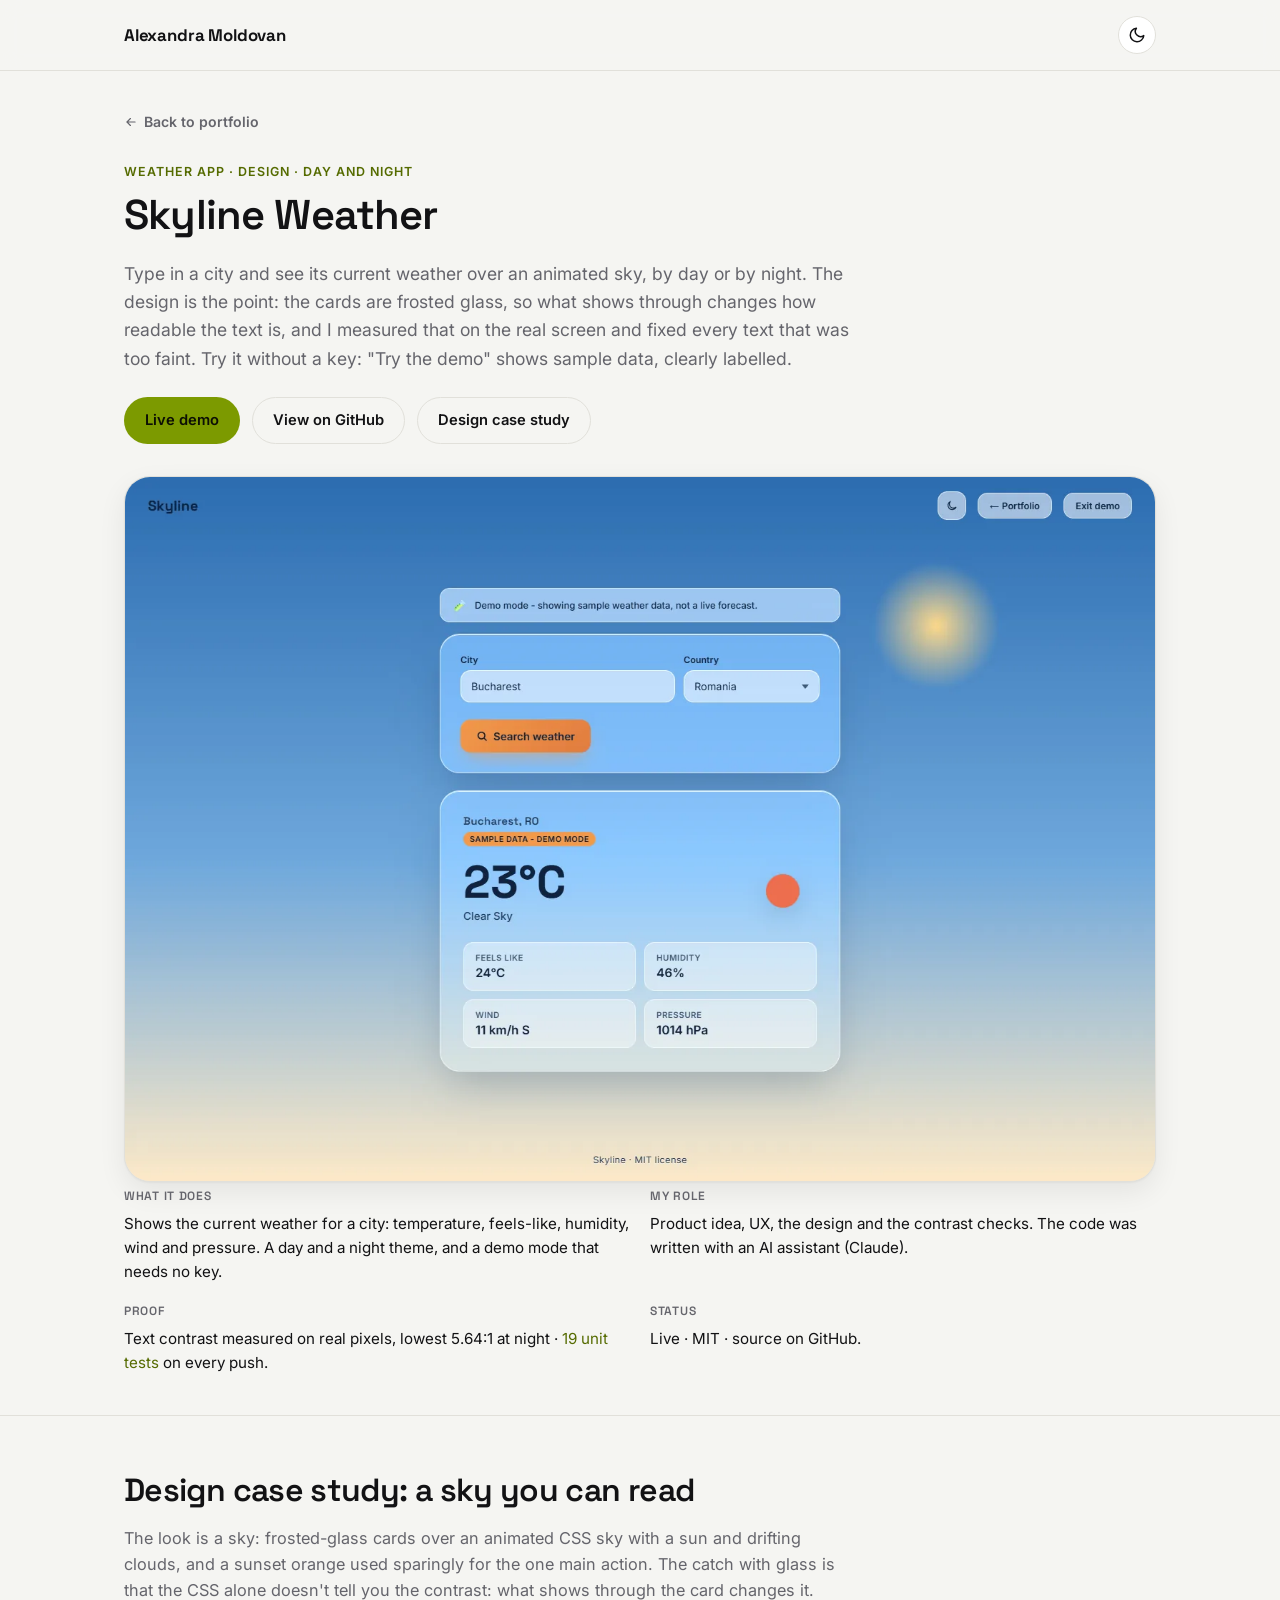
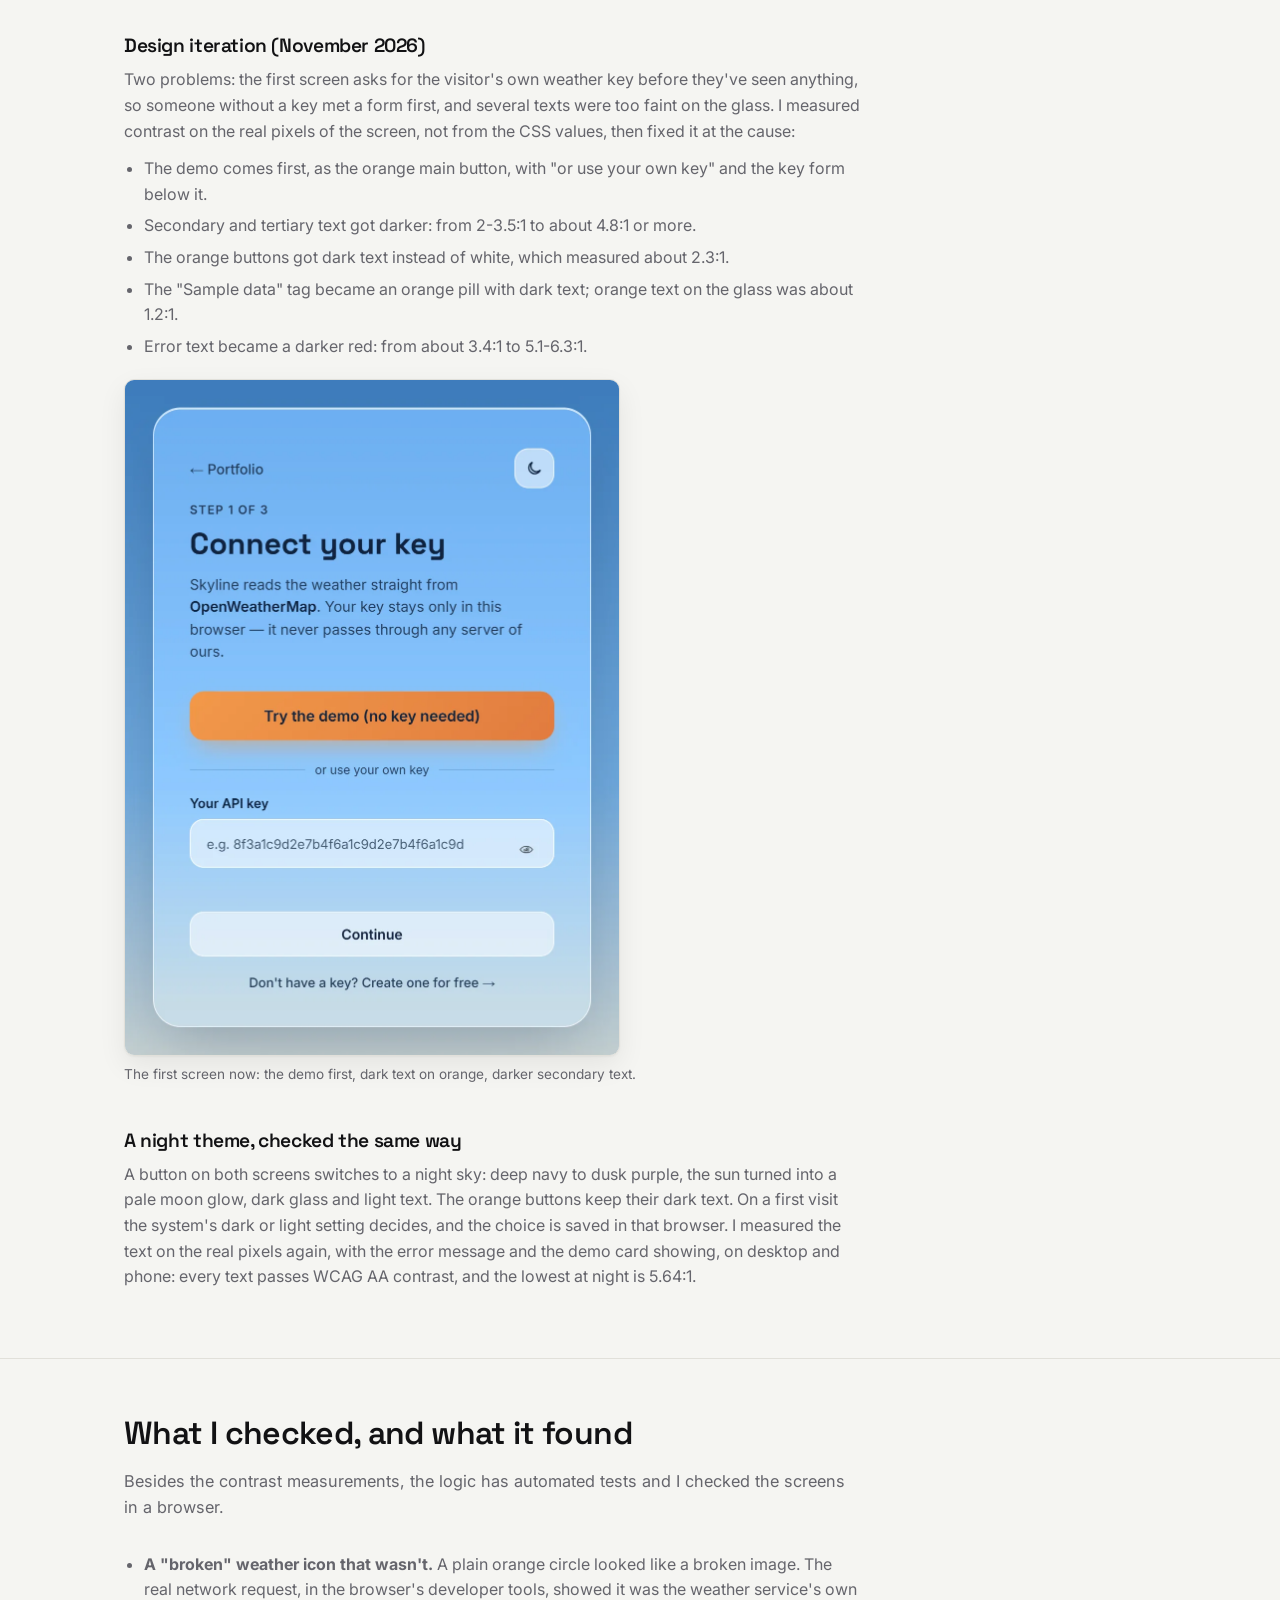
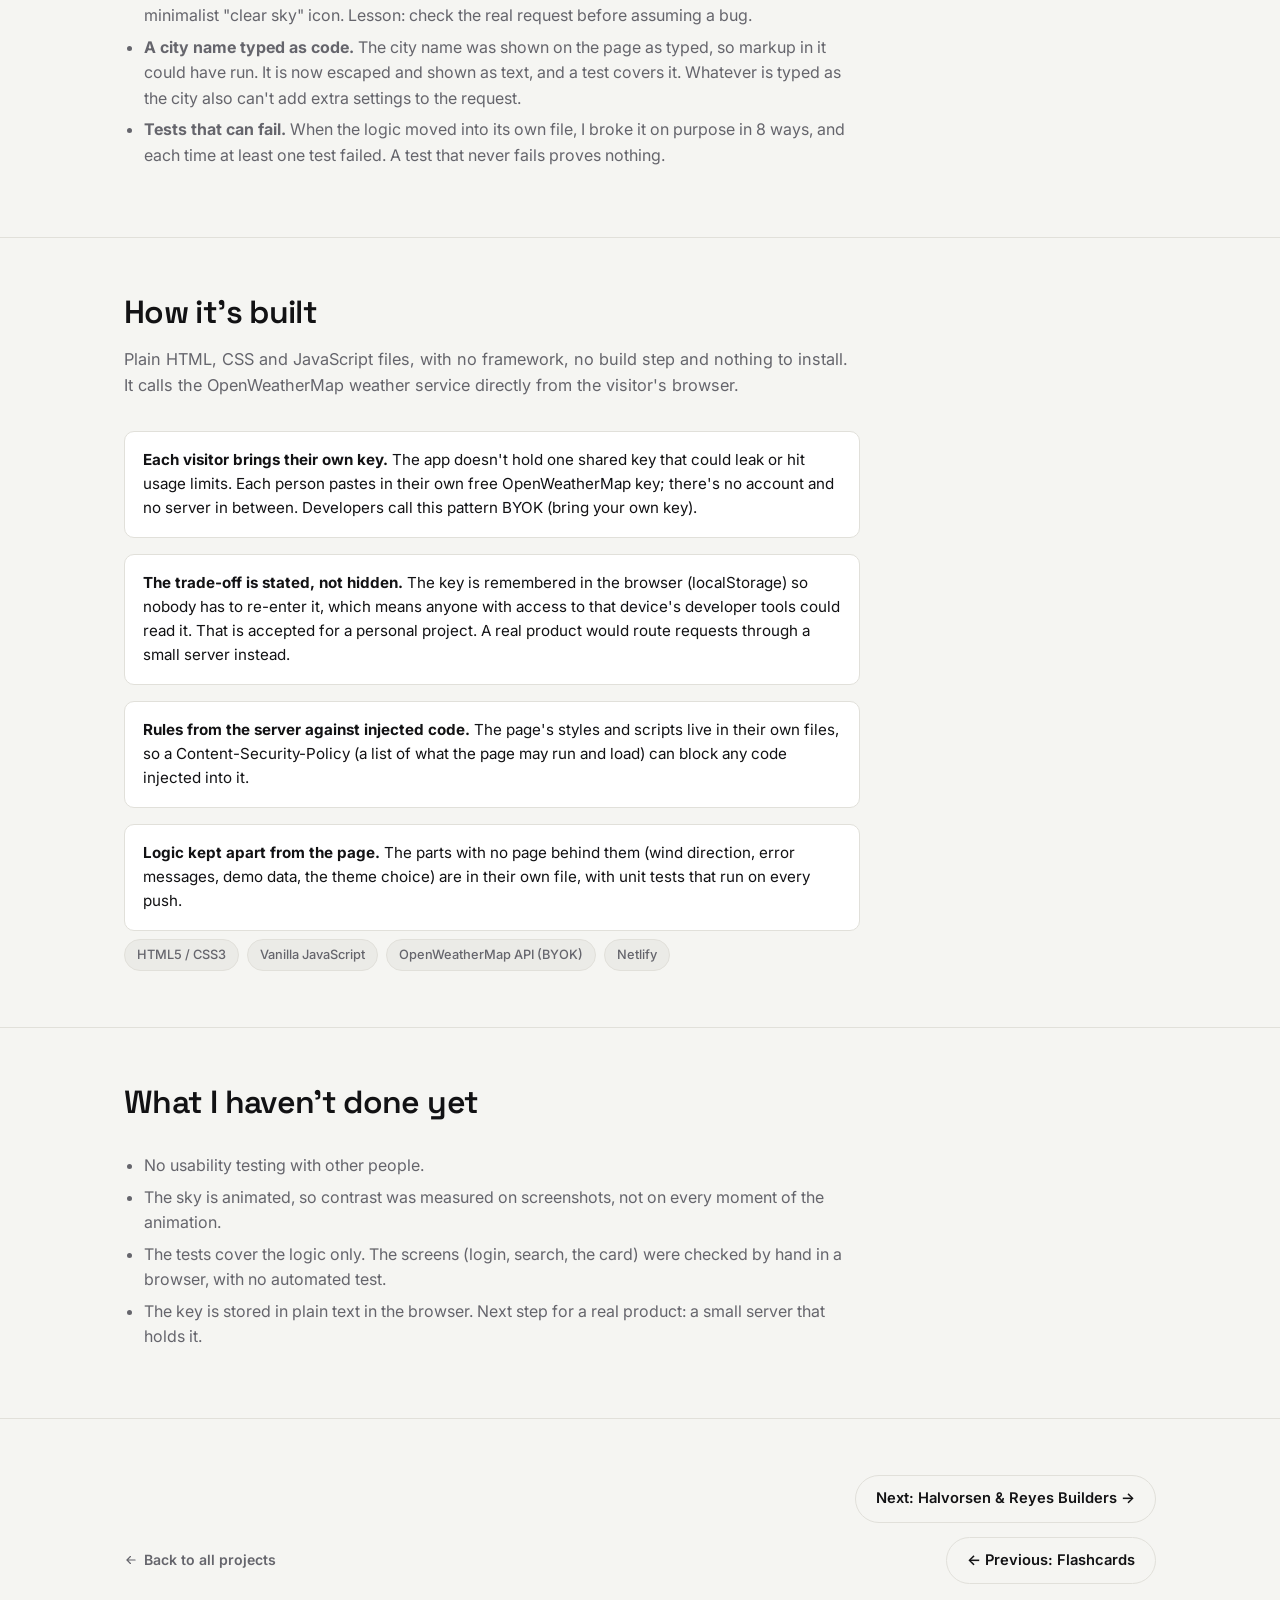
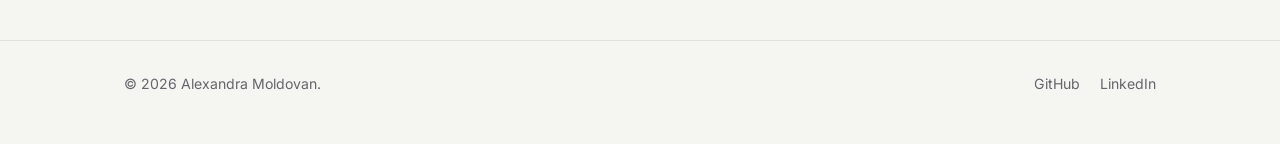
<file: projects/skyline-weather.html>
<!doctype html>
<html lang="en">
<head>
<meta charset="UTF-8">
<meta name="viewport" content="width=device-width, initial-scale=1.0">
<title>Skyline Weather - Alexandra Moldovan</title>
<meta name="description" content="A weather app with a glass-and-sky design, where I measured text contrast on the real pixels and fixed it at the cause. Each visitor uses their own free key, so there is no shared key.">
<meta property="og:type" content="website">
<meta property="og:site_name" content="Alexandra Moldovan - Portfolio">
<meta property="og:url" content="https://alexandra-moldovan.netlify.app/projects/skyline-weather.html">
<meta property="og:title" content="Skyline Weather - Alexandra Moldovan">
<meta property="og:description" content="A weather app with a glass-and-sky design, where I measured text contrast on the real pixels and fixed it at the cause. Each visitor uses their own free key, so there is no shared key.">
<meta property="og:image" content="https://skyline-weatherapp-c67411.netlify.app/og-preview.png">
<meta property="og:image:width" content="1200">
<meta property="og:image:height" content="630">
<meta name="twitter:card" content="summary_large_image">
<meta name="twitter:title" content="Skyline Weather - Alexandra Moldovan">
<meta name="twitter:description" content="A weather app with a glass-and-sky design, where I measured text contrast on the real pixels and fixed it at the cause. Each visitor uses their own free key, so there is no shared key.">
<meta name="twitter:image" content="https://skyline-weatherapp-c67411.netlify.app/og-preview.png">
<link rel="canonical" href="https://alexandra-moldovan.netlify.app/projects/skyline-weather.html">

<script src="../theme-init.js"></script>
<link rel="stylesheet" href="../styles.css">
<link rel="icon" href="../favicon.svg" type="image/svg+xml">
</head>
<body>

<header class="site-header">
  <div class="wrap">
    <a href="../index.html" class="brand">Alexandra Moldovan</a>
    <div class="header-actions">
      <button class="theme-toggle" type="button" aria-label="Toggle dark mode">
        <svg class="icon-moon" viewBox="0 0 24 24" fill="none" stroke="currentColor" stroke-width="2" stroke-linecap="round" stroke-linejoin="round"><path d="M21 12.79A9 9 0 1 1 11.21 3 7 7 0 0 0 21 12.79Z"/></svg>
        <svg class="icon-sun" viewBox="0 0 24 24" fill="none" stroke="currentColor" stroke-width="2" stroke-linecap="round" stroke-linejoin="round"><circle cx="12" cy="12" r="4"/><path d="M12 2v2M12 20v2M4.93 4.93l1.41 1.41M17.66 17.66l1.41 1.41M2 12h2M20 12h2M6.34 17.66l-1.41 1.41M19.07 4.93l-1.41 1.41"/></svg>
      </button>
    </div>
  </div>
</header>

<main>
  <section class="detail-hero">
    <div class="wrap">
      <a href="../index.html#portfolio" class="back-link"><svg viewBox="0 0 24 24" fill="none" stroke="currentColor" stroke-width="2" stroke-linecap="round"><path d="M19 12H5M11 18l-6-6 6-6"/></svg> Back to portfolio</a>
      <div class="eyebrow">Weather app · Design · Day and night</div>
      <h1>Skyline Weather</h1>
      <p class="detail-pitch">Type in a city and see its current weather over an animated sky, by day or by night. The design is the point: the cards are frosted glass, so what shows through changes how readable the text is, and I measured that on the real screen and fixed every text that was too faint. Try it without a key: "Try the demo" shows sample data, clearly labelled.</p>
      <div class="detail-actions">
        <a href="https://skyline-weatherapp-c67411.netlify.app/" class="btn btn-accent" target="_blank" rel="noopener">Live demo</a>
        <a href="https://github.com/AlexandraMoldovan95/skyline-weather" class="btn btn-ghost" target="_blank" rel="noopener">View on GitHub</a>
        <a href="#case-study" class="btn btn-ghost">Design case study</a>
      </div>

      <div class="detail-media">
        <img class="shot-light" src="../images/skyline-weather.webp" width="1440" height="984" loading="lazy" alt="Skyline Weather by day, in demo mode: a search form for city and country, and a weather card with temperature, feels-like, humidity, wind and pressure over a blue-to-peach sky">
        <img class="shot-dark" src="../images/skyline-weather-dark.webp" width="1440" height="984" loading="lazy" alt="Skyline Weather at night, in demo mode: the same search form and weather card in dark glass over a navy-to-purple sky, with a pale moon glow">
      </div>

      <div class="facts-grid">
        <div class="fact-block">
          <h2>What it does</h2>
          <p>Shows the current weather for a city: temperature, feels-like, humidity, wind and pressure. A day and a night theme, and a demo mode that needs no key.</p>
        </div>
        <div class="fact-block">
          <h2>My role</h2>
          <p>Product idea, UX, the design and the contrast checks. The code was written with an AI assistant (Claude).</p>
        </div>
        <div class="fact-block">
          <h2>Proof</h2>
          <p>Text contrast measured on real pixels, lowest 5.64:1 at night · <a href="https://github.com/AlexandraMoldovan95/skyline-weather/blob/main/tests/logic.test.js" target="_blank" rel="noopener">19 unit tests</a> on every push.</p>
        </div>
        <div class="fact-block">
          <h2>Status</h2>
          <p>Live · MIT · source on GitHub.</p>
        </div>
      </div>
    </div>
  </section>

  <section class="case-study" id="case-study">
    <div class="wrap">
      <div class="section-head">
        <h2>Design case study: a sky you can read</h2>
        <p>
          The look is a sky: frosted-glass cards over an animated CSS sky with a sun and drifting
          clouds, and a sunset orange used sparingly for the one main action. The catch with glass is
          that the CSS alone doesn't tell you the contrast: what shows through the card changes it.
        </p>
      </div>

      <div class="case-step">
        <h3>Design iteration (November 2026)</h3>
        <p>
          Two problems: the first screen asks for the visitor's own weather key before they've seen
          anything, so someone without a key met a form first, and several texts were too faint on
          the glass. I measured contrast on the real pixels of the screen, not from the CSS values,
          then fixed it at the cause:
        </p>
        <ul class="case-list">
          <li>The demo comes first, as the orange main button, with "or use your own key" and the key form below it.</li>
          <li>Secondary and tertiary text got darker: from 2-3.5:1 to about 4.8:1 or more.</li>
          <li>The orange buttons got dark text instead of white, which measured about 2.3:1.</li>
          <li>The "Sample data" tag became an orange pill with dark text; orange text on the glass was about 1.2:1.</li>
          <li>Error text became a darker red: from about 3.4:1 to 5.1-6.3:1.</li>
        </ul>
        <figure class="case-figure">
          <img class="shot-light" src="../images/skyline-case/login-after.webp" width="496" height="677" loading="lazy"
               alt="The first screen by day: an orange Try the demo button with dark text first, then the key form with a quieter Continue button">
          <img class="shot-dark" src="../images/skyline-case/login-after-dark.webp" width="496" height="677" loading="lazy"
               alt="The first screen at night: an orange Try the demo button with dark text first, then the key form with a quieter Continue button">
          <figcaption>The first screen now: the demo first, dark text on orange, darker secondary text.</figcaption>
        </figure>
      </div>

      <div class="case-step">
        <h3>A night theme, checked the same way</h3>
        <p>
          A button on both screens switches to a night sky: deep navy to dusk purple, the sun turned
          into a pale moon glow, dark glass and light text. The orange buttons keep their dark text.
          On a first visit the system's dark or light setting decides, and the choice is saved in
          that browser. I measured the text on the real pixels again, with the error message and the
          demo card showing, on desktop and phone: every text passes WCAG AA contrast, and the
          lowest at night is 5.64:1.
        </p>
      </div>
    </div>
  </section>

  <section>
    <div class="wrap">
      <div class="section-head">
        <h2>What I checked, and what it found</h2>
        <p>
          Besides the contrast measurements, the logic has automated tests and I checked the screens in a browser.
        </p>
      </div>
      <ul class="case-list">
        <li><strong>A "broken" weather icon that wasn't.</strong> A plain orange circle looked like a broken image. The real network request, in the browser's developer tools, showed it was the weather service's own minimalist "clear sky" icon. Lesson: check the real request before assuming a bug.</li>
        <li><strong>A city name typed as code.</strong> The city name was shown on the page as typed, so markup in it could have run. It is now escaped and shown as text, and a test covers it. Whatever is typed as the city also can't add extra settings to the request.</li>
        <li><strong>Tests that can fail.</strong> When the logic moved into its own file, I broke it on purpose in 8 ways, and each time at least one test failed. A test that never fails proves nothing.</li>
      </ul>
    </div>
  </section>

  <section>
    <div class="wrap">
      <div class="section-head">
        <h2>How it's built</h2>
        <p>
          Plain HTML, CSS and JavaScript files, with no framework, no build step and nothing to
          install. It calls the OpenWeatherMap weather service directly from the visitor's browser.
        </p>
      </div>
      <ul class="highlight-list">
        <li><strong>Each visitor brings their own key.</strong> The app doesn't hold one shared key that could leak or hit usage limits. Each person pastes in their own free OpenWeatherMap key; there's no account and no server in between. Developers call this pattern BYOK (bring your own key).</li>
        <li><strong>The trade-off is stated, not hidden.</strong> The key is remembered in the browser (localStorage) so nobody has to re-enter it, which means anyone with access to that device's developer tools could read it. That is accepted for a personal project. A real product would route requests through a small server instead.</li>
        <li><strong>Rules from the server against injected code.</strong> The page's styles and scripts live in their own files, so a Content-Security-Policy (a list of what the page may run and load) can block any code injected into it.</li>
        <li><strong>Logic kept apart from the page.</strong> The parts with no page behind them (wind direction, error messages, demo data, the theme choice) are in their own file, with unit tests that run on every push.</li>
      </ul>
      <div class="stack-row">
        <span class="chip">HTML5 / CSS3</span>
        <span class="chip">Vanilla JavaScript</span>
        <span class="chip">OpenWeatherMap API (BYOK)</span>
        <span class="chip">Netlify</span>
      </div>
    </div>
  </section>

  <section>
    <div class="wrap">
      <div class="section-head"><h2>What I haven't done yet</h2></div>
      <ul class="case-list">
        <li>No usability testing with other people.</li>
        <li>The sky is animated, so contrast was measured on screenshots, not on every moment of the animation.</li>
        <li>The tests cover the logic only. The screens (login, search, the card) were checked by hand in a browser, with no automated test.</li>
        <li>The key is stored in plain text in the browser. Next step for a real product: a small server that holds it.</li>
      </ul>
    </div>
  </section>

  <section>
    <div class="wrap">
      <div class="continue-row">
        <a href="halvorsen-reyes-builders.html" class="btn btn-ghost">Next: Halvorsen &amp; Reyes Builders →</a>
      </div>
      <div class="next-project">
        <a href="../index.html#portfolio" class="back-link" style="margin:0;"><svg viewBox="0 0 24 24" fill="none" stroke="currentColor" stroke-width="2" stroke-linecap="round"><path d="M19 12H5M11 18l-6-6 6-6"/></svg> Back to all projects</a>
        <a href="flashcards.html" class="btn btn-ghost">← Previous: Flashcards</a>
      </div>
    </div>
  </section>
</main>

<footer class="site-footer">
  <div class="wrap">
    <span>&copy; 2026 Alexandra Moldovan.</span>
    <div class="footer-links">
      <a href="https://github.com/AlexandraMoldovan95" target="_blank" rel="noopener">GitHub</a>
      <a href="https://www.linkedin.com/in/alexandra-moldovan-528152102/" target="_blank" rel="noopener">LinkedIn</a>
    </div>
  </div>
</footer>

<button type="button" class="to-top" id="toTop" aria-label="Back to top" title="Back to top">
  <svg viewBox="0 0 24 24" fill="none" stroke="currentColor" stroke-width="2" stroke-linecap="round" stroke-linejoin="round" aria-hidden="true"><path d="M12 19V5M5 12l7-7 7 7"/></svg>
</button>

<script src="../script.js"></script>
</body>
</html>
</file>
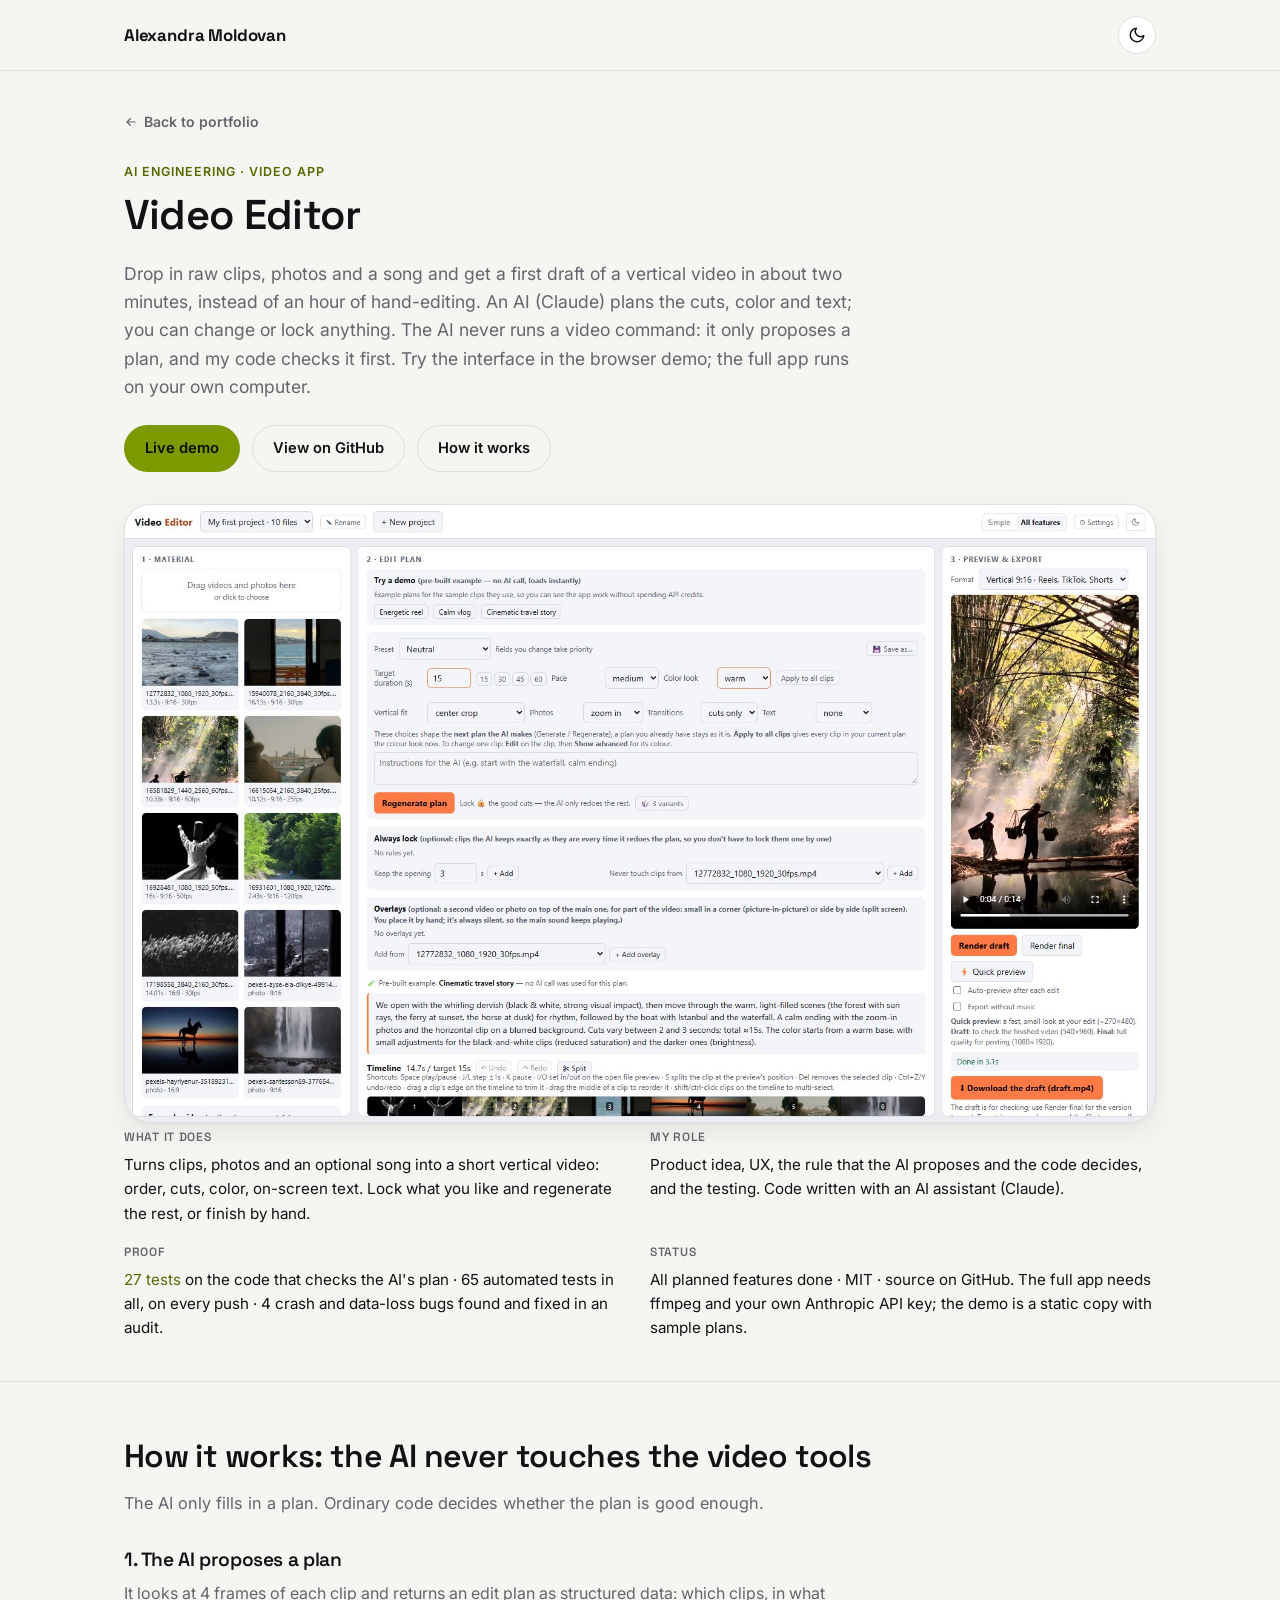
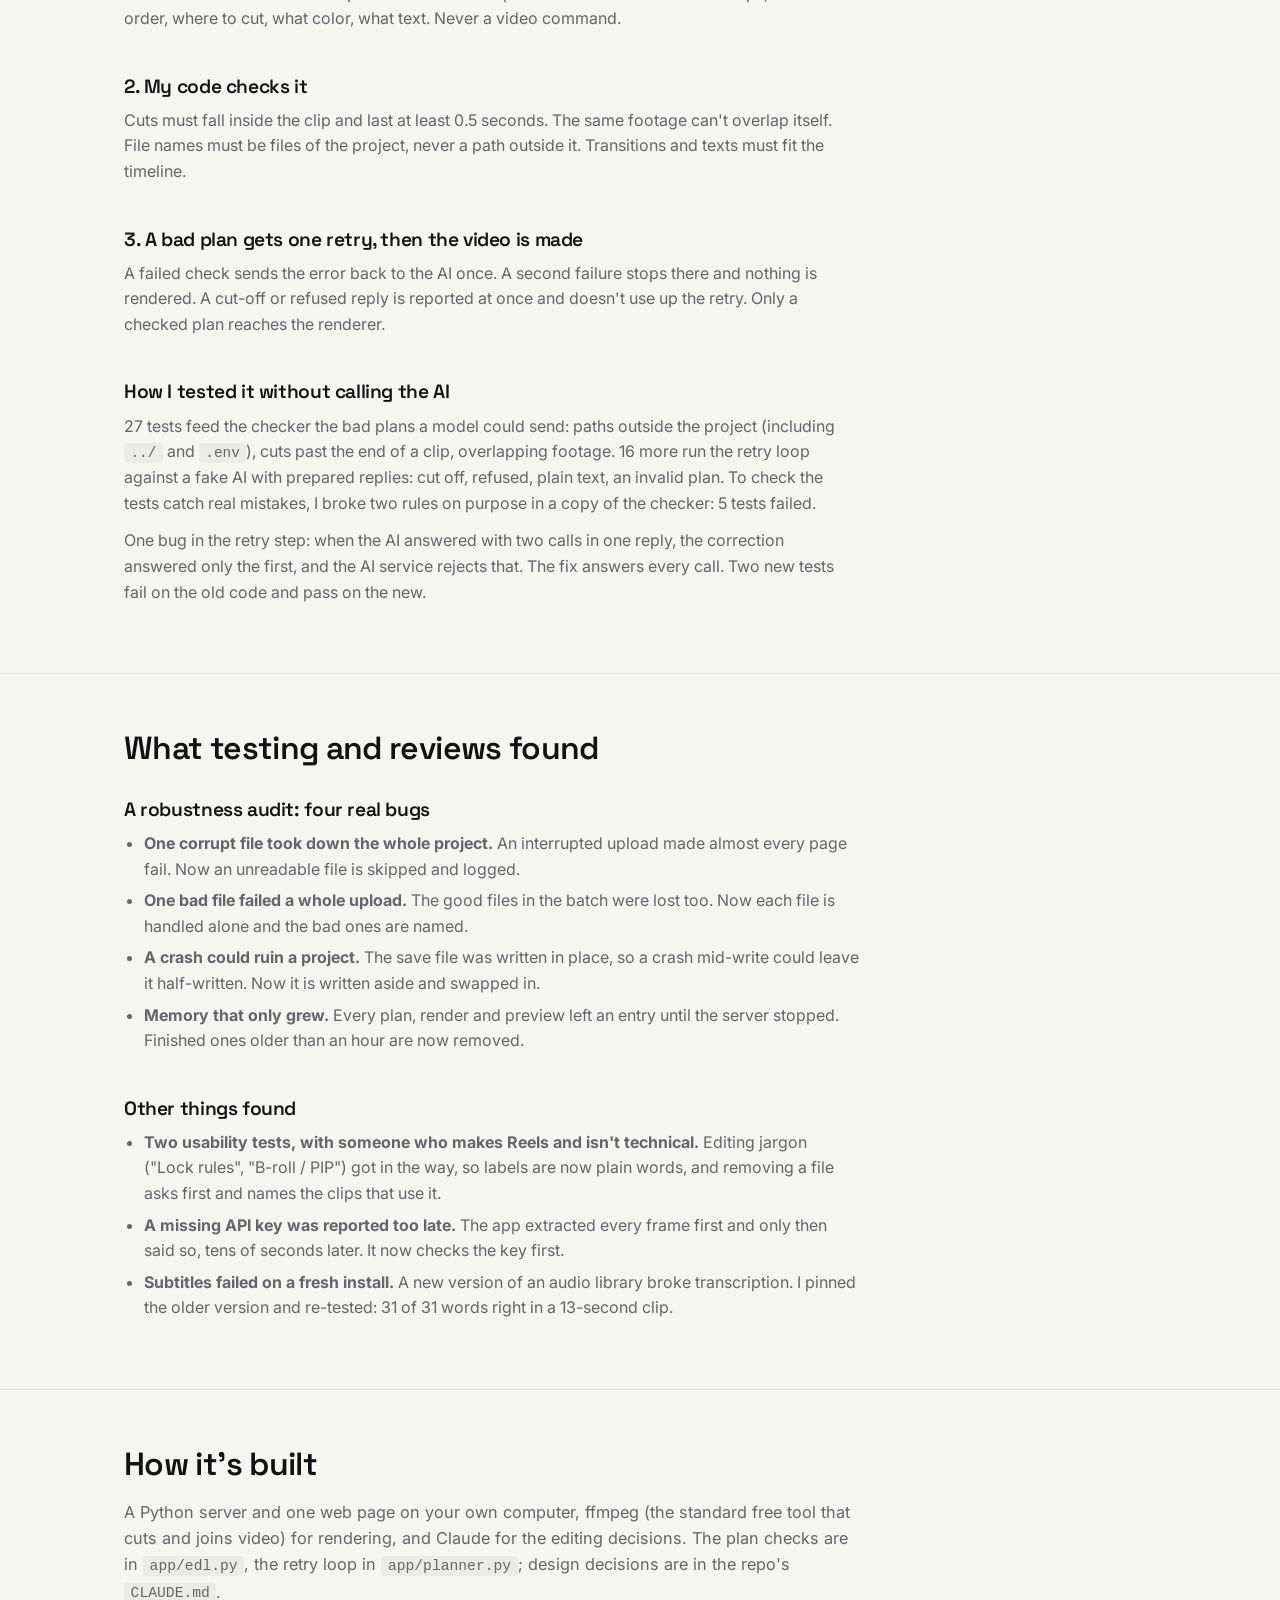
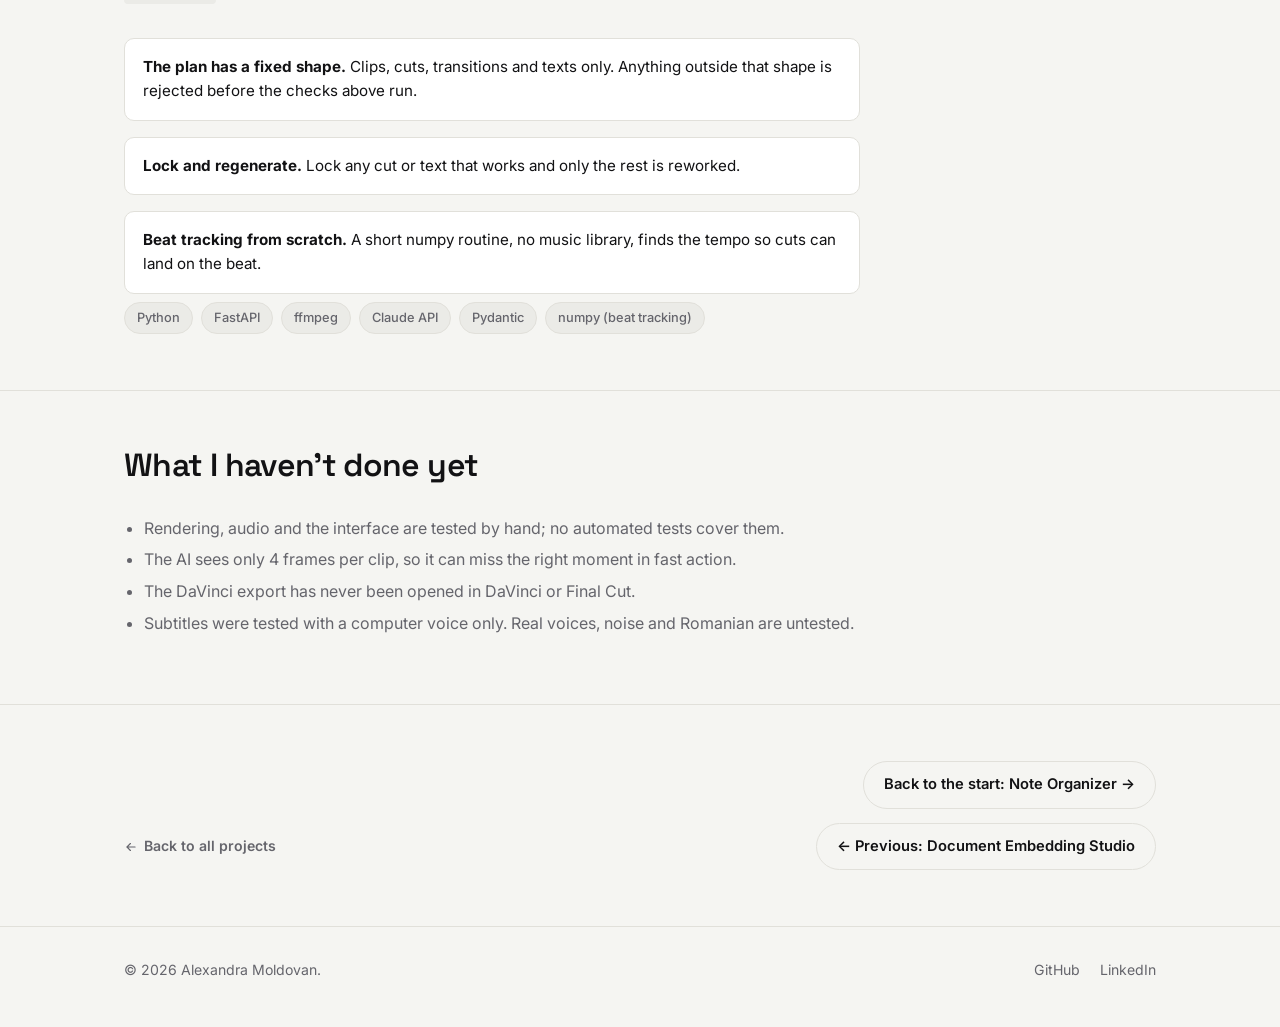
<file: projects/video-editor.html>
<!doctype html>
<html lang="en">
<head>
<meta charset="UTF-8">
<meta name="viewport" content="width=device-width, initial-scale=1.0">
<title>Video Editor - Alexandra Moldovan</title>
<meta name="description" content="An app where an AI plans a video edit and my code checks the plan before anything is rendered. 65 automated tests run on every push.">
<meta property="og:type" content="website">
<meta property="og:site_name" content="Alexandra Moldovan - Portfolio">
<meta property="og:url" content="https://alexandra-moldovan.netlify.app/projects/video-editor.html">
<meta property="og:title" content="Video Editor - Alexandra Moldovan">
<meta property="og:description" content="An app where an AI plans a video edit and my code checks the plan before anything is rendered. 65 automated tests run on every push.">
<meta property="og:image" content="https://video-editor-ai-concept.vercel.app/og-cover.jpg">
<meta property="og:image:width" content="1200">
<meta property="og:image:height" content="630">
<meta name="twitter:card" content="summary_large_image">
<meta name="twitter:title" content="Video Editor - Alexandra Moldovan">
<meta name="twitter:description" content="An app where an AI plans a video edit and my code checks the plan before anything is rendered. 65 automated tests run on every push.">
<meta name="twitter:image" content="https://video-editor-ai-concept.vercel.app/og-cover.jpg">
<link rel="canonical" href="https://alexandra-moldovan.netlify.app/projects/video-editor.html">

<script src="../theme-init.js"></script>
<link rel="stylesheet" href="../styles.css">
<link rel="icon" href="../favicon.svg" type="image/svg+xml">
</head>
<body>

<header class="site-header">
  <div class="wrap">
    <a href="../index.html" class="brand">Alexandra Moldovan</a>
    <div class="header-actions">
      <button class="theme-toggle" type="button" aria-label="Toggle dark mode">
        <svg class="icon-moon" viewBox="0 0 24 24" fill="none" stroke="currentColor" stroke-width="2" stroke-linecap="round" stroke-linejoin="round"><path d="M21 12.79A9 9 0 1 1 11.21 3 7 7 0 0 0 21 12.79Z"/></svg>
        <svg class="icon-sun" viewBox="0 0 24 24" fill="none" stroke="currentColor" stroke-width="2" stroke-linecap="round" stroke-linejoin="round"><circle cx="12" cy="12" r="4"/><path d="M12 2v2M12 20v2M4.93 4.93l1.41 1.41M17.66 17.66l1.41 1.41M2 12h2M20 12h2M6.34 17.66l-1.41 1.41M19.07 4.93l-1.41 1.41"/></svg>
      </button>
    </div>
  </div>
</header>

<main>
  <section class="detail-hero">
    <div class="wrap">
      <a href="../index.html#portfolio" class="back-link"><svg viewBox="0 0 24 24" fill="none" stroke="currentColor" stroke-width="2" stroke-linecap="round"><path d="M19 12H5M11 18l-6-6 6-6"/></svg> Back to portfolio</a>
      <div class="eyebrow">AI engineering · Video app</div>
      <h1>Video Editor</h1>
      <p class="detail-pitch">Drop in raw clips, photos and a song and get a first draft of a vertical video in about two minutes, instead of an hour of hand-editing. An AI (Claude) plans the cuts, color and text; you can change or lock anything. The AI never runs a video command: it only proposes a plan, and my code checks it first. Try the interface in the browser demo; the full app runs on your own computer.</p>
      <div class="detail-actions">
        <a href="https://video-editor-ai-concept.vercel.app" class="btn btn-accent" target="_blank" rel="noopener">Live demo</a>
        <a href="https://github.com/AlexandraMoldovan95/video-editor" class="btn btn-ghost" target="_blank" rel="noopener">View on GitHub</a>
        <a href="#how-it-works" class="btn btn-ghost">How it works</a>
      </div>

      <div class="detail-media">
        <img class="shot-light" src="../images/video-editor.jpg" width="1700" height="1018" loading="lazy" alt="Video Editor app: the sample clips, the demo plan with its reasoning, the timeline and the rendered draft">
        <img class="shot-dark" src="../images/video-editor-dark.jpg" width="1700" height="1018" loading="lazy" alt="Video Editor app: the sample clips, the demo plan with its reasoning, the timeline and the rendered draft">
      </div>

      <div class="facts-grid">
        <div class="fact-block">
          <h2>What it does</h2>
          <p>Turns clips, photos and an optional song into a short vertical video: order, cuts, color, on-screen text. Lock what you like and regenerate the rest, or finish by hand.</p>
        </div>
        <div class="fact-block">
          <h2>My role</h2>
          <p>Product idea, UX, the rule that the AI proposes and the code decides, and the testing. Code written with an AI assistant (Claude).</p>
        </div>
        <div class="fact-block">
          <h2>Proof</h2>
          <p><a href="https://github.com/AlexandraMoldovan95/video-editor/blob/main/tests/test_edl.py" target="_blank" rel="noopener">27 tests</a> on the code that checks the AI's plan · 65 automated tests in all, on every push · 4 crash and data-loss bugs found and fixed in an audit.</p>
        </div>
        <div class="fact-block">
          <h2>Status</h2>
          <p>All planned features done · MIT · source on GitHub. The full app needs ffmpeg and your own Anthropic API key; the demo is a static copy with sample plans.</p>
        </div>
      </div>
    </div>
  </section>

  <section class="case-study" id="how-it-works">
    <div class="wrap">
      <div class="section-head">
        <h2>How it works: the AI never touches the video tools</h2>
        <p>
          The AI only fills in a plan. Ordinary code decides whether the plan is good enough.
        </p>
      </div>

      <div class="case-step">
        <h3>1. The AI proposes a plan</h3>
        <p>
          It looks at 4 frames of each clip and returns an edit plan as structured data: which
          clips, in what order, where to cut, what color, what text. Never a video command.
        </p>
      </div>

      <div class="case-step">
        <h3>2. My code checks it</h3>
        <p>
          Cuts must fall inside the clip and last at least 0.5 seconds. The same footage can't
          overlap itself. File names must be files of the project, never a path outside it.
          Transitions and texts must fit the timeline.
        </p>
      </div>

      <div class="case-step">
        <h3>3. A bad plan gets one retry, then the video is made</h3>
        <p>
          A failed check sends the error back to the AI once. A second failure stops there and
          nothing is rendered. A cut-off or refused reply is reported at once and doesn't use up
          the retry. Only a checked plan reaches the renderer.
        </p>
      </div>

      <div class="case-step">
        <h3>How I tested it without calling the AI</h3>
        <p>
          27 tests feed the checker the bad plans a model could send: paths outside the project
          (including <code>../</code> and <code>.env</code>), cuts past the end of a clip,
          overlapping footage. 16 more run the retry loop against a fake AI with prepared replies:
          cut off, refused, plain text, an invalid plan. To check the tests catch real mistakes,
          I broke two rules on purpose in a copy of the checker: 5 tests failed.
        </p>
        <p>
          One bug in the retry step: when the AI answered with two calls in one reply, the
          correction answered only the first, and the AI service rejects that. The fix answers
          every call. Two new tests fail on the old code and pass on the new.
        </p>
      </div>
    </div>
  </section>

  <section class="case-study" id="found">
    <div class="wrap">
      <div class="section-head">
        <h2>What testing and reviews found</h2>
      </div>

      <div class="case-step">
        <h3>A robustness audit: four real bugs</h3>
        <ul class="case-list">
          <li><strong>One corrupt file took down the whole project.</strong> An interrupted upload made almost every page fail. Now an unreadable file is skipped and logged.</li>
          <li><strong>One bad file failed a whole upload.</strong> The good files in the batch were lost too. Now each file is handled alone and the bad ones are named.</li>
          <li><strong>A crash could ruin a project.</strong> The save file was written in place, so a crash mid-write could leave it half-written. Now it is written aside and swapped in.</li>
          <li><strong>Memory that only grew.</strong> Every plan, render and preview left an entry until the server stopped. Finished ones older than an hour are now removed.</li>
        </ul>
      </div>

      <div class="case-step">
        <h3>Other things found</h3>
        <ul class="case-list">
          <li><strong>Two usability tests, with someone who makes Reels and isn't technical.</strong> Editing jargon ("Lock rules", "B-roll / PIP") got in the way, so labels are now plain words, and removing a file asks first and names the clips that use it.</li>
          <li><strong>A missing API key was reported too late.</strong> The app extracted every frame first and only then said so, tens of seconds later. It now checks the key first.</li>
          <li><strong>Subtitles failed on a fresh install.</strong> A new version of an audio library broke transcription. I pinned the older version and re-tested: 31 of 31 words right in a 13-second clip.</li>
        </ul>
      </div>
    </div>
  </section>

  <section>
    <div class="wrap">
      <div class="section-head">
        <h2>How it's built</h2>
        <p>
          A Python server and one web page on your own computer, ffmpeg (the standard free tool
          that cuts and joins video) for rendering, and Claude for the editing decisions. The plan
          checks are in <code>app/edl.py</code>, the retry loop in <code>app/planner.py</code>; design decisions are in the repo's <code>CLAUDE.md</code>.
        </p>
      </div>
      <ul class="highlight-list">
        <li><strong>The plan has a fixed shape.</strong> Clips, cuts, transitions and texts only. Anything outside that shape is rejected before the checks above run.</li>
        <li><strong>Lock and regenerate.</strong> Lock any cut or text that works and only the rest is reworked.</li>
        <li><strong>Beat tracking from scratch.</strong> A short numpy routine, no music library, finds the tempo so cuts can land on the beat.</li>
      </ul>
      <div class="stack-row">
        <span class="chip">Python</span>
        <span class="chip">FastAPI</span>
        <span class="chip">ffmpeg</span>
        <span class="chip">Claude API</span>
        <span class="chip">Pydantic</span>
        <span class="chip">numpy (beat tracking)</span>
      </div>
    </div>
  </section>

  <section>
    <div class="wrap">
      <div class="section-head"><h2>What I haven't done yet</h2></div>
      <ul class="case-list">
        <li>Rendering, audio and the interface are tested by hand; no automated tests cover them.</li>
        <li>The AI sees only 4 frames per clip, so it can miss the right moment in fast action.</li>
        <li>The DaVinci export has never been opened in DaVinci or Final Cut.</li>
        <li>Subtitles were tested with a computer voice only. Real voices, noise and Romanian are untested.</li>
      </ul>
    </div>
  </section>

  <section>
    <div class="wrap">
      <div class="continue-row">
        <a href="note-organizer.html" class="btn btn-ghost">Back to the start: Note Organizer →</a>
      </div>
      <div class="next-project">
        <a href="../index.html#portfolio" class="back-link" style="margin:0;"><svg viewBox="0 0 24 24" fill="none" stroke="currentColor" stroke-width="2" stroke-linecap="round"><path d="M19 12H5M11 18l-6-6 6-6"/></svg> Back to all projects</a>
        <a href="document-embedding-studio.html" class="btn btn-ghost">← Previous: Document Embedding Studio</a>
      </div>
    </div>
  </section>
</main>

<footer class="site-footer">
  <div class="wrap">
    <span>&copy; 2026 Alexandra Moldovan.</span>
    <div class="footer-links">
      <a href="https://github.com/AlexandraMoldovan95" target="_blank" rel="noopener">GitHub</a>
      <a href="https://www.linkedin.com/in/alexandra-moldovan-528152102/" target="_blank" rel="noopener">LinkedIn</a>
    </div>
  </div>
</footer>

<button type="button" class="to-top" id="toTop" aria-label="Back to top" title="Back to top">
  <svg viewBox="0 0 24 24" fill="none" stroke="currentColor" stroke-width="2" stroke-linecap="round" stroke-linejoin="round" aria-hidden="true"><path d="M12 19V5M5 12l7-7 7 7"/></svg>
</button>

<script src="../script.js"></script>
</body>
</html>
</file>
<file: styles.css>
/* ============================================================
   Alexandra Moldovan - Portfolio
   Shared styles for the hub and every project detail page.
   ============================================================ */

@import url('https://fonts.googleapis.com/css2?family=Space+Grotesk:wght@500;600;700&family=Inter:wght@400;500;600;700&display=swap');

:root {
  --bg: #f5f5f2;
  --surface: #ffffff;
  --surface-2: #ebebe7;
  --border: #e1e0da;
  --text: #121214;
  --text-muted: #65656c;
  --accent: #7c9a00;
  /* The accent as TEXT (links, eyebrows, accent chips). #7c9a00 is fine as a button background
     with dark text, but as text on the light page it measured 2.97:1; this darker olive passes AA. */
  --accent-text: #556b00;
  --accent-bright: #a6d60d;
  --accent-ink: #0c0f05;
  --accent-soft: #eef6d2;
  --shadow: 0 1px 2px rgba(18, 18, 20, 0.04), 0 10px 28px rgba(18, 18, 20, 0.07);
  --radius-sm: 10px;
  --radius-md: 18px;
  --radius-lg: 26px;
  --max-width: 1080px;
  --ease: cubic-bezier(0.22, 1, 0.36, 1);
  color-scheme: light;
}

:root[data-theme="dark"] {
  --accent-text: #c6ff4d;
  --bg: #0a0b0d;
  --surface: #15171a;
  --surface-2: #1d2023;
  --border: #292c30;
  --text: #f2f3ef;
  --text-muted: #9a9da4;
  --accent: #c6ff4d;
  --accent-bright: #c6ff4d;
  --accent-ink: #0a0b05;
  --accent-soft: #212c0c;
  --shadow: 0 1px 2px rgba(0, 0, 0, 0.35), 0 16px 36px rgba(0, 0, 0, 0.4);
  color-scheme: dark;
}

@media (prefers-color-scheme: dark) {
  :root:not([data-theme="light"]) {
    --accent-text: #c6ff4d;
    --bg: #0a0b0d;
    --surface: #15171a;
    --surface-2: #1d2023;
    --border: #292c30;
    --text: #f2f3ef;
    --text-muted: #9a9da4;
    --accent: #c6ff4d;
    --accent-bright: #c6ff4d;
    --accent-ink: #0a0b05;
    --accent-soft: #212c0c;
    --shadow: 0 1px 2px rgba(0, 0, 0, 0.35), 0 16px 36px rgba(0, 0, 0, 0.4);
    color-scheme: dark;
  }
}

* { box-sizing: border-box; }
html { scroll-behavior: smooth; }

@media (prefers-reduced-motion: reduce) {
  html { scroll-behavior: auto; }
  * { animation-duration: 0.001ms !important; animation-iteration-count: 1 !important; transition-duration: 0.001ms !important; }
}

body {
  margin: 0;
  background: var(--bg);
  color: var(--text);
  font-family: 'Inter', -apple-system, BlinkMacSystemFont, 'Segoe UI', sans-serif;
  font-size: 16px;
  line-height: 1.6;
  -webkit-font-smoothing: antialiased;
  transition: background-color 0.2s ease, color 0.2s ease;
}

h1, h2, h3, h4 {
  font-family: 'Space Grotesk', 'Inter', sans-serif;
  font-weight: 600;
  line-height: 1.15;
  margin: 0 0 0.5em;
  letter-spacing: -0.02em;
}

p { margin: 0 0 1em; }
a { color: var(--accent-text); text-decoration: none; }
:root[data-theme="dark"] a,
@media (prefers-color-scheme: dark) { a { color: var(--accent-text); } }
a:hover { text-decoration: underline; }
/* Inline code: a little more room inside the pill, and when one wraps onto the next line each
   piece keeps its own padding and rounded corners (it used to end flush against the cut). */
code { background: var(--surface-2); padding: 0.15em 0.45em; border-radius: 4px; font-size: 0.9em;
  -webkit-box-decoration-break: clone; box-decoration-break: clone; }
img { max-width: 100%; display: block; }

.wrap {
  max-width: var(--max-width);
  margin: 0 auto;
  padding: 0 24px;
}

/* ---------- Header ---------- */

.site-header {
  position: sticky;
  top: 0;
  z-index: 30;
  background: color-mix(in srgb, var(--bg) 85%, transparent);
  backdrop-filter: blur(10px);
  border-bottom: 1px solid var(--border);
}

.site-header .wrap {
  display: flex;
  align-items: center;
  justify-content: space-between;
  padding-top: 16px;
  padding-bottom: 16px;
  gap: 16px;
}

.brand {
  font-family: 'Space Grotesk', sans-serif;
  font-weight: 700;
  font-size: 1.05rem;
  color: var(--text);
  letter-spacing: -0.01em;
}
.brand:hover { text-decoration: none; opacity: 0.8; }

.header-actions { display: flex; align-items: center; gap: 12px; }
/* Phones: GitHub, LinkedIn and the theme button need 255px at full size, which pushed the
   page sideways below 375px. Smaller buttons fit beside the name from about 330px; below
   that the buttons move under the name instead of sticking out. flex-basis 0 lets the name
   break onto two lines before the buttons wrap (wrapping goes by the name's full width
   otherwise); flex-grow 1 puts it back on one line once it has a row to itself. */
@media (max-width: 420px) {
  .site-header .wrap { flex-wrap: wrap; gap: 8px 12px; }
  .brand { flex: 1 1 0; }
  .header-actions { gap: 8px; }
  .header-actions .btn { padding: 8px 12px; font-size: 0.85rem; }
}

.theme-toggle {
  display: inline-flex;
  align-items: center;
  justify-content: center;
  width: 38px;
  height: 38px;
  border-radius: 50%;
  border: 1px solid var(--border);
  background: var(--surface);
  cursor: pointer;
  color: var(--text);
  transition: border-color 0.15s var(--ease), transform 0.15s var(--ease);
}
.theme-toggle:hover { border-color: var(--accent); transform: translateY(-1px) rotate(-8deg); }
.theme-toggle svg { width: 18px; height: 18px; }
.theme-toggle .icon-sun { display: none; }
:root[data-theme="dark"] .theme-toggle .icon-moon { display: none; }
:root[data-theme="dark"] .theme-toggle .icon-sun { display: block; }
/* Dark from the system setting, with nothing saved: the same sun (it showed the moon). */
@media (prefers-color-scheme: dark) {
  :root:not([data-theme="light"]) .theme-toggle .icon-moon { display: none; }
  :root:not([data-theme="light"]) .theme-toggle .icon-sun { display: block; }
}

/* ---------- Tabs ---------- */

.tabs-bar {
  position: sticky;
  top: 70px;
  z-index: 25;
  background: color-mix(in srgb, var(--bg) 85%, transparent);
  backdrop-filter: blur(10px);
  border-bottom: 1px solid var(--border);
}

.tabs {
  display: flex;
  gap: 4px;
  padding: 10px 0;
}

.tab-btn {
  appearance: none;
  border: none;
  background: transparent;
  color: var(--text-muted);
  font-family: 'Space Grotesk', sans-serif;
  font-weight: 600;
  font-size: 0.95rem;
  padding: 9px 18px;
  border-radius: 999px;
  cursor: pointer;
  transition: background-color 0.18s var(--ease), color 0.18s var(--ease);
}

.tab-btn:hover { color: var(--text); background: var(--surface-2); }

.tab-btn[aria-selected="true"] {
  background: var(--accent);
  color: var(--accent-ink);
}

.tab-panel { animation: panel-in 0.32s var(--ease); }
.tab-panel[hidden] { display: none; }

@keyframes panel-in {
  from { opacity: 0; transform: translateY(8px); }
  to { opacity: 1; transform: translateY(0); }
}

/* ---------- Buttons / chips ---------- */

.btn {
  display: inline-flex;
  align-items: center;
  gap: 8px;
  padding: 11px 20px;
  border-radius: 999px;
  font-weight: 600;
  font-size: 0.92rem;
  border: 1px solid transparent;
  cursor: pointer;
  transition: transform 0.15s var(--ease), opacity 0.15s var(--ease), border-color 0.15s var(--ease);
}
.btn:hover { text-decoration: none; transform: translateY(-1px); }

.btn-accent { background: var(--accent); color: var(--accent-ink); }
.btn-accent:hover { opacity: 0.9; }

.btn-ghost { background: transparent; color: var(--text); border-color: var(--border); }
.btn-ghost:hover { border-color: var(--accent); color: var(--accent-text); }

.btn-disabled, .btn-disabled:hover {
  opacity: 0.5;
  cursor: not-allowed;
  transform: none;
  border-color: var(--border);
  color: var(--text-muted);
  text-decoration: none;
}

.chip {
  display: inline-flex;
  align-items: center;
  padding: 5px 12px;
  border-radius: 999px;
  background: var(--surface-2);
  color: var(--text-muted);
  font-size: 0.8rem;
  font-weight: 500;
  border: 1px solid var(--border);
}
.chip-accent { background: var(--accent-soft); color: var(--accent-text); border-color: transparent; }
.chip-row { display: flex; flex-wrap: wrap; gap: 8px; }

/* ---------- Section scaffolding / tab-hero ---------- */

main > .wrap, .tab-panel { padding-top: 0; }

.tab-hero { padding: 48px 0 40px; }

.identity-row {
  display: flex;
  align-items: center;
  gap: 20px;
  margin-bottom: 18px;
}

.avatar {
  width: 76px;
  height: 76px;
  border-radius: 50%;
  object-fit: cover;
  border: 1px solid var(--border);
  box-shadow: var(--shadow);
  flex: none;
}

.avatar-placeholder {
  width: 76px;
  height: 76px;
  border-radius: 50%;
  flex: none;
  display: flex;
  align-items: center;
  justify-content: center;
  background: var(--accent-soft);
  color: var(--accent-text);
  font-family: 'Space Grotesk', sans-serif;
  font-weight: 700;
  font-size: 1.4rem;
  border: 1px solid var(--border);
}

.eyebrow {
  text-transform: uppercase;
  letter-spacing: 0.08em;
  font-size: 0.78rem;
  font-weight: 600;
  color: var(--accent-text);
  margin-bottom: 14px;
}
.tab-hero h1 { font-size: clamp(1.9rem, 4vw, 2.75rem); }
.hero-lede { font-size: 1.1rem; color: var(--text-muted); }

/* One text width for every block of running text (intros, section text, case steps, lists,
   tables), so paragraphs on a page end at the same place instead of some spanning the whole
   page and others stopping short. In rem, not ch: ch grows with each block's own font size. */
:root { --measure: 46rem; }
.hero-lede, .detail-pitch, .section-head p, .case-step, .highlight-list, .case-list { max-width: var(--measure); }
/* Test tables are the exception: they span the whole column, like the big app pictures (short
   cells read better wide). The step that holds one keeps its own text at the text width. */
.case-step:has(> .table-wrap) { max-width: none; }
.case-step:has(> .table-wrap) > :not(.table-wrap) { max-width: var(--measure); }


/* ---------- About ---------- */

.about-grid {
  display: grid;
  grid-template-columns: 1.3fr 1fr;
  gap: 48px;
  align-items: start;
  padding-bottom: 72px;
}

.about-bio p { color: var(--text); }
.about-bio p.muted { color: var(--text-muted); }

.about-card {
  background: var(--surface);
  border: 1px solid var(--border);
  border-radius: var(--radius-md);
  padding: 24px;
  box-shadow: var(--shadow);
}
.about-card + .about-card { margin-top: 20px; }

/* Card labels are h2 (next level after the About tab's h1); they only look small. */
.about-card h2 {
  font-size: 0.75rem;
  text-transform: uppercase;
  letter-spacing: 0.07em;
  color: var(--text-muted);
  margin-bottom: 14px;
}

.now-list { list-style: none; margin: 0; padding: 0; display: grid; gap: 10px; }
.now-list li { display: flex; gap: 10px; font-size: 0.93rem; color: var(--text); }
.now-list li::before {
  content: '';
  flex: none;
  width: 6px;
  height: 6px;
  border-radius: 50%;
  background: var(--accent);
  margin-top: 8px;
}

.cv-note { font-size: 0.82rem; color: var(--text-muted); margin: 10px 0 0; }

@media (max-width: 760px) {
  .about-grid { grid-template-columns: 1fr; }
}

.cv-section { padding-bottom: 48px; }
.cv-section .section-head p + p { margin-top: 14px; }
/* The Background text on About spans the same width as the Experience boxes below it. */
.cv-section .section-head p { max-width: none; }
/* Lists inside the Background text (how I test, written examples): the Experience bullets' dot,
   the Background text's size and color. */
.bg-list { list-style: none; margin: 10px 0 0; padding: 0; display: grid; gap: 8px; }
.bg-list li { position: relative; padding-left: 16px; color: var(--text-muted); font-size: 1.02rem; }
.bg-list li::before { content: ''; position: absolute; left: 0; top: 0.65em; width: 6px; height: 6px; border-radius: 50%; background: var(--accent); }
.cv-section .section-head .bg-list + p { margin-top: 18px; }
.cv-section .section-head a { color: var(--accent-text); font-weight: 600; }

.cv-block { margin-top: 36px; }
.cv-block > h3 {
  font-size: 0.78rem;
  text-transform: uppercase;
  letter-spacing: 0.07em;
  color: var(--text-muted);
  margin-bottom: 16px;
}

.cv-entry {
  background: var(--surface);
  border: 1px solid var(--border);
  border-radius: var(--radius-sm);
  padding: 20px 22px;
}
.cv-entry + .cv-entry { margin-top: 14px; }

.cv-entry-head {
  display: flex;
  justify-content: space-between;
  align-items: baseline;
  gap: 12px;
  flex-wrap: wrap;
  margin-bottom: 10px;
}
.cv-entry-head h4 { font-size: 1rem; margin: 0; color: var(--text); }
.cv-dates { font-size: 0.82rem; color: var(--text-muted); white-space: nowrap; }

.cv-entry p { font-size: 0.93rem; color: var(--text); line-height: 1.6; margin: 0 0 14px; }
.cv-entry ul {
  list-style: none;
  margin: 0 0 14px;
  padding: 0;
  display: grid;
  gap: 9px;
}
.cv-entry ul li {
  font-size: 0.93rem;
  color: var(--text);
  line-height: 1.55;
  padding-left: 16px;
  position: relative;
}
.cv-entry ul li::before {
  content: '';
  position: absolute;
  left: 0;
  top: 0.6em;
  width: 6px;
  height: 6px;
  border-radius: 50%;
  background: var(--accent);
}
.cv-entry .chip-row { margin-top: 2px; }

.cv-edu-list { list-style: none; margin: 0; padding: 0; display: grid; gap: 12px; }
.cv-edu-list li {
  font-size: 0.93rem;
  color: var(--text);
  padding-left: 16px;
  position: relative;
}
.cv-edu-list li::before {
  content: '';
  position: absolute;
  left: 0;
  top: 0.55em;
  width: 6px;
  height: 6px;
  border-radius: 50%;
  background: var(--accent);
}
.cv-edu-row {
  display: flex;
  justify-content: space-between;
  align-items: baseline;
  gap: 12px;
  flex-wrap: wrap;
}

/* Staggered entrance when the About tab activates. [hidden] -> display:none
   means this plays from scratch every time the panel is shown (same trick
   .tab-panel's own panel-in animation already relies on) - no JS needed.
   Short and gentle on purpose: this is a professional portfolio, not a
   landing page, so the motion should read as polish, not a showpiece. */
@keyframes about-fade-up {
  from { opacity: 0; transform: translateY(14px); }
  to { opacity: 1; transform: translateY(0); }
}
#panel-about .identity-row,
#panel-about .hero-lede,
#panel-about .about-bio > p,
#panel-about .about-sidebar .about-card {
  animation: about-fade-up 0.5s var(--ease) both;
}
#panel-about .identity-row { animation-delay: 0.02s; }
#panel-about .hero-lede { animation-delay: 0.08s; }
#panel-about .about-bio > p:nth-child(1) { animation-delay: 0.14s; }
#panel-about .about-bio > p:nth-child(2) { animation-delay: 0.19s; }
#panel-about .about-bio > p:nth-child(3) { animation-delay: 0.24s; }
#panel-about .about-sidebar .about-card:nth-child(1) { animation-delay: 0.16s; }
#panel-about .about-sidebar .about-card:nth-child(2) { animation-delay: 0.22s; }
#panel-about .about-sidebar .about-card:nth-child(3) { animation-delay: 0.28s; }
#panel-about .about-sidebar .about-card:nth-child(4) { animation-delay: 0.34s; }
#panel-about .about-sidebar .about-card:nth-child(5) { animation-delay: 0.40s; }

/* ---------- Project list (stacked rows) ---------- */

.project-list {
  display: flex;
  flex-direction: column;
  gap: 18px;
  padding-bottom: 72px;
}

.project-row {
  display: flex;
  align-items: stretch;
  gap: 0;
  background: var(--surface);
  border: 1px solid var(--border);
  border-radius: var(--radius-md);
  overflow: hidden;
  box-shadow: var(--shadow);
  color: inherit;
  transition: transform 0.28s var(--ease), border-color 0.28s var(--ease), box-shadow 0.28s var(--ease);
}

/* Scroll-reveal: JS adds .reveal just before observing, so content is fully
   visible by default (no JS / no IntersectionObserver = no animation, not
   invisible content). .is-visible then plays the entrance. */
.project-row.reveal { opacity: 0; transform: translateY(16px); }
.project-row.reveal.is-visible {
  opacity: 1;
  transform: translateY(0);
  transition: transform 0.5s var(--ease), border-color 0.28s var(--ease), box-shadow 0.28s var(--ease), opacity 0.5s var(--ease);
}

.project-row:hover, .project-row:focus-visible {
  border-color: var(--accent);
  transform: translateY(-3px);
  box-shadow: 0 1px 2px rgba(18, 18, 20, 0.04), 0 20px 40px rgba(18, 18, 20, 0.12);
  text-decoration: none;
}

.project-row-media {
  flex: none;
  width: 320px;
  overflow: hidden;
  position: relative;
  background: var(--surface-2);
}

.project-row-media img,
.project-row-media svg {
  width: 100%;
  height: 100%;
  object-fit: cover;
  display: block;
  transition: transform 0.5s var(--ease);
}
.project-row:hover .project-row-media img,
.project-row:hover .project-row-media svg { transform: scale(1.06); }

.pipeline-diagram { background: var(--surface-2); }
.detail-media .pipeline-diagram { width: 100%; height: auto; display: block; }

.media-placeholder {
  width: 100%;
  height: 100%;
  min-height: 190px;
  display: flex;
  align-items: center;
  justify-content: center;
  font-family: 'Space Grotesk', sans-serif;
  font-weight: 700;
  font-size: 2.2rem;
}

.project-row-body {
  flex: 1;
  display: flex;
  flex-direction: column;
  justify-content: center;
  padding: 24px 28px;
  min-width: 0;
}

.project-row-body .chip-row { margin-bottom: 10px; }
.project-row-body h2 { font-size: 1.25rem; margin-bottom: 8px; } /* h2: next level after the Portfolio tab's h1 */
.project-row-body p { color: var(--text-muted); font-size: 0.95rem; margin: 0; max-width: 56ch; }

.project-row-arrow {
  flex: none;
  width: 72px;
  display: flex;
  align-items: center;
  justify-content: center;
  border-left: 1px solid var(--border);
}

.project-row-arrow .arrow-circle {
  width: 40px;
  height: 40px;
  border-radius: 50%;
  display: flex;
  align-items: center;
  justify-content: center;
  background: var(--surface-2);
  color: var(--text-muted);
  opacity: 0.6;
  transform: translateX(0);
  transition: opacity 0.28s var(--ease), transform 0.28s var(--ease), background-color 0.28s var(--ease), color 0.28s var(--ease);
}
.project-row-arrow svg { width: 16px; height: 16px; }

.project-row:hover .arrow-circle,
.project-row:focus-visible .arrow-circle {
  opacity: 1;
  transform: translateX(4px);
  background: var(--accent);
  color: var(--accent-ink);
}

@media (max-width: 760px) {
  .project-row { flex-direction: column; }
  .project-row-media { width: 100%; aspect-ratio: 16/10; }
  .project-row-arrow { width: 100%; border-left: none; border-top: 1px solid var(--border); padding: 12px 0; }
  .project-row-arrow .arrow-circle { opacity: 1; transform: rotate(90deg); }
  .project-row:hover .arrow-circle { transform: rotate(90deg) translateX(4px); }
}

/* ---------- Back to top ---------- */
/* A round button in the bottom-right corner, by the scrollbar, 100px up so Netlify's badge
   (up to 92px tall, bottom right) never covers it; the same place as in every portfolio app.
   script.js shows it only on a page at least two screens tall, after half a screen of scrolling. */
.to-top {
  position: fixed; right: 16px; bottom: 100px; z-index: 25;
  width: 44px; height: 44px; padding: 0;
  display: flex; align-items: center; justify-content: center;
  border-radius: 50%; cursor: pointer;
  background: var(--surface); color: var(--text); border: 1px solid var(--border);
  box-shadow: var(--shadow);
  opacity: 0; visibility: hidden; transform: translateY(6px);
  transition: opacity 0.2s ease, transform 0.2s ease, visibility 0.2s, border-color 0.2s ease, color 0.2s ease;
}
.to-top.is-shown { opacity: 1; visibility: visible; transform: none; }
.to-top:hover { border-color: var(--accent); color: var(--accent-text); }
.to-top svg { width: 20px; height: 20px; }
@media (prefers-reduced-motion: reduce) { .to-top { transition: none; transform: none; } }

/* ---------- Footer ---------- */

.site-footer {
  border-top: 1px solid var(--border);
  padding: 32px 0 48px;
  color: var(--text-muted);
  font-size: 0.88rem;
}
.site-footer .wrap { display: flex; flex-wrap: wrap; gap: 12px 24px; align-items: center; justify-content: space-between; }
.footer-links { display: flex; gap: 20px; }
.footer-links a { color: var(--text-muted); }
.footer-links a:hover { color: var(--accent-text); }

/* ============================================================
   Project detail pages
   ============================================================ */

.back-link {
  display: inline-flex;
  align-items: center;
  gap: 6px;
  font-size: 0.88rem;
  font-weight: 600;
  color: var(--text-muted);
  margin-bottom: 28px;
  transition: color 0.15s var(--ease);
}
.back-link:hover { color: var(--accent-text); text-decoration: none; }
.back-link svg { width: 14px; height: 14px; }

.detail-hero { padding-top: 40px; padding-bottom: 40px; }
.detail-hero .eyebrow { margin-bottom: 10px; }
.detail-hero h1 { font-size: clamp(1.9rem, 4vw, 2.6rem); max-width: 22ch; }
.detail-pitch { font-size: 1.1rem; color: var(--text-muted); margin-bottom: 24px; }
.detail-actions { display: flex; flex-wrap: wrap; gap: 12px; margin-bottom: 8px; }

.detail-media {
  width: 100%;
  border-radius: var(--radius-lg);
  overflow: hidden;
  border: 1px solid var(--border);
  box-shadow: var(--shadow);
  margin: 32px 0 8px;
  background: var(--surface-2);
}
.detail-media img { width: 100%; height: auto; display: block; }

/* App pictures that follow the theme: each has a light file (.shot-light) and a dark one
   (.shot-dark). Only the one that doesn't match is hidden (whatever display the picture
   normally has stays), and with loading="lazy" a hidden picture is never downloaded. The
   theme is the saved choice (data-theme) or, with nothing saved, the system setting. */
:root[data-theme="light"] .shot-dark,
:root[data-theme="dark"] .shot-light { display: none; }
@media (prefers-color-scheme: dark) { :root:not([data-theme]) .shot-light { display: none; } }
@media not (prefers-color-scheme: dark) { :root:not([data-theme]) .shot-dark { display: none; } }
.detail-media .media-placeholder { aspect-ratio: 16/9; font-size: 1.1rem; font-weight: 500; flex-direction: column; gap: 10px; color: var(--text-muted); }

.facts-grid { display: grid; grid-template-columns: repeat(2, 1fr); gap: 20px; margin: 8px 0 0; }
/* The small labels above each fact are h2: the next level after the page's h1, so the
   heading outline doesn't skip a level for screen readers. They only look small. */
.fact-block h2 { font-size: 0.75rem; text-transform: uppercase; letter-spacing: 0.06em; color: var(--text-muted); margin-bottom: 8px; }
.fact-block p, .fact-block ul { font-size: 0.95rem; margin: 0; }
.fact-block ul { padding-left: 18px; }
.fact-block li { margin-bottom: 4px; }

@media (max-width: 700px) { .facts-grid { grid-template-columns: 1fr; } }

section { padding: 56px 0; }
section + section { border-top: 1px solid var(--border); }
.section-head { margin-bottom: 32px; }
.section-head h2 { font-size: clamp(1.5rem, 3vw, 2rem); }
.section-head p { color: var(--text-muted); font-size: 1.02rem; }

.highlight-list { display: grid; gap: 16px; padding: 0; margin: 0; list-style: none; }
.highlight-list li { background: var(--surface); border: 1px solid var(--border); border-radius: var(--radius-sm); padding: 16px 18px; font-size: 0.95rem; }
.highlight-list strong { color: var(--text); }

.stack-row { display: flex; flex-wrap: wrap; gap: 8px; margin-top: 8px; }

/* Design case study on a project write-up: short steps, each with its before/after image. */
/* Links to #case-study land with the heading below the sticky header (71px), not under it. */
.case-study { scroll-margin-top: 72px; }
.case-step { margin-top: 44px; }
.section-head + .case-step { margin-top: 0; }
.case-step h3 { font-size: 1.2rem; margin: 0 0 10px; }
.case-step p, .case-list { color: var(--text-muted); font-size: 1rem; margin: 0 0 12px; }
.case-list { padding-left: 20px; }
.case-list li { margin-bottom: 6px; }

/* A test table on a project page (what was tried, expected, actual). Narrow screens scroll it
   sideways inside its own box instead of widening the page. */
.table-wrap { overflow-x: auto; margin: 4px 0 12px; border: 1px solid var(--border); border-radius: var(--radius-sm); }
.check-table { width: 100%; border-collapse: collapse; font-size: 0.93rem; }
.check-table th, .check-table td { text-align: left; padding: 10px 14px; border-bottom: 1px solid var(--border); vertical-align: top; }
.check-table th { font-size: 0.75rem; text-transform: uppercase; letter-spacing: 0.06em; color: var(--text-muted); background: var(--surface); }
.check-table td { color: var(--text); }
.check-table tbody tr:last-child td { border-bottom: 0; }
.check-table tfoot td { border-top: 1px solid var(--border); border-bottom: 0; font-weight: 600; background: var(--surface); }
.check-table td:last-child { white-space: nowrap; }
@media (max-width: 480px) { .check-table th, .check-table td { padding: 8px 10px; } }
.case-figure { margin: 20px 0 0; }
.case-figure img { display: block; max-width: 100%; height: auto; border-radius: var(--radius-sm); border: 1px solid var(--border); box-shadow: var(--shadow); }
.case-figure figcaption, .case-caption { font-size: 0.85rem; color: var(--text-muted); margin-top: 8px; }
.case-pair { display: grid; grid-template-columns: 1fr 1fr; gap: 16px; align-items: start; }
.case-pair .case-figure { margin-top: 20px; }
@media (max-width: 700px) { .case-pair { grid-template-columns: 1fr; } }
.prose p { }
.prose strong { color: var(--text); }

.next-project { display: flex; align-items: center; justify-content: space-between; gap: 16px; flex-wrap: wrap; }
.next-project .btn-ghost { white-space: nowrap; }
.continue-row { display: flex; justify-content: flex-end; margin-bottom: 14px; }
.continue-row .btn-ghost { white-space: nowrap; }
/* On phones a long project name doesn't fit on one line ("← Back to the end: Halvorsen & Reyes
   Builders" was 395 px wide on a 390 px screen): let the label wrap instead of widening the page. */
@media (max-width: 480px) {
  .next-project .btn-ghost,
  .continue-row .btn-ghost { white-space: normal; max-width: 100%; }
}
</file>
